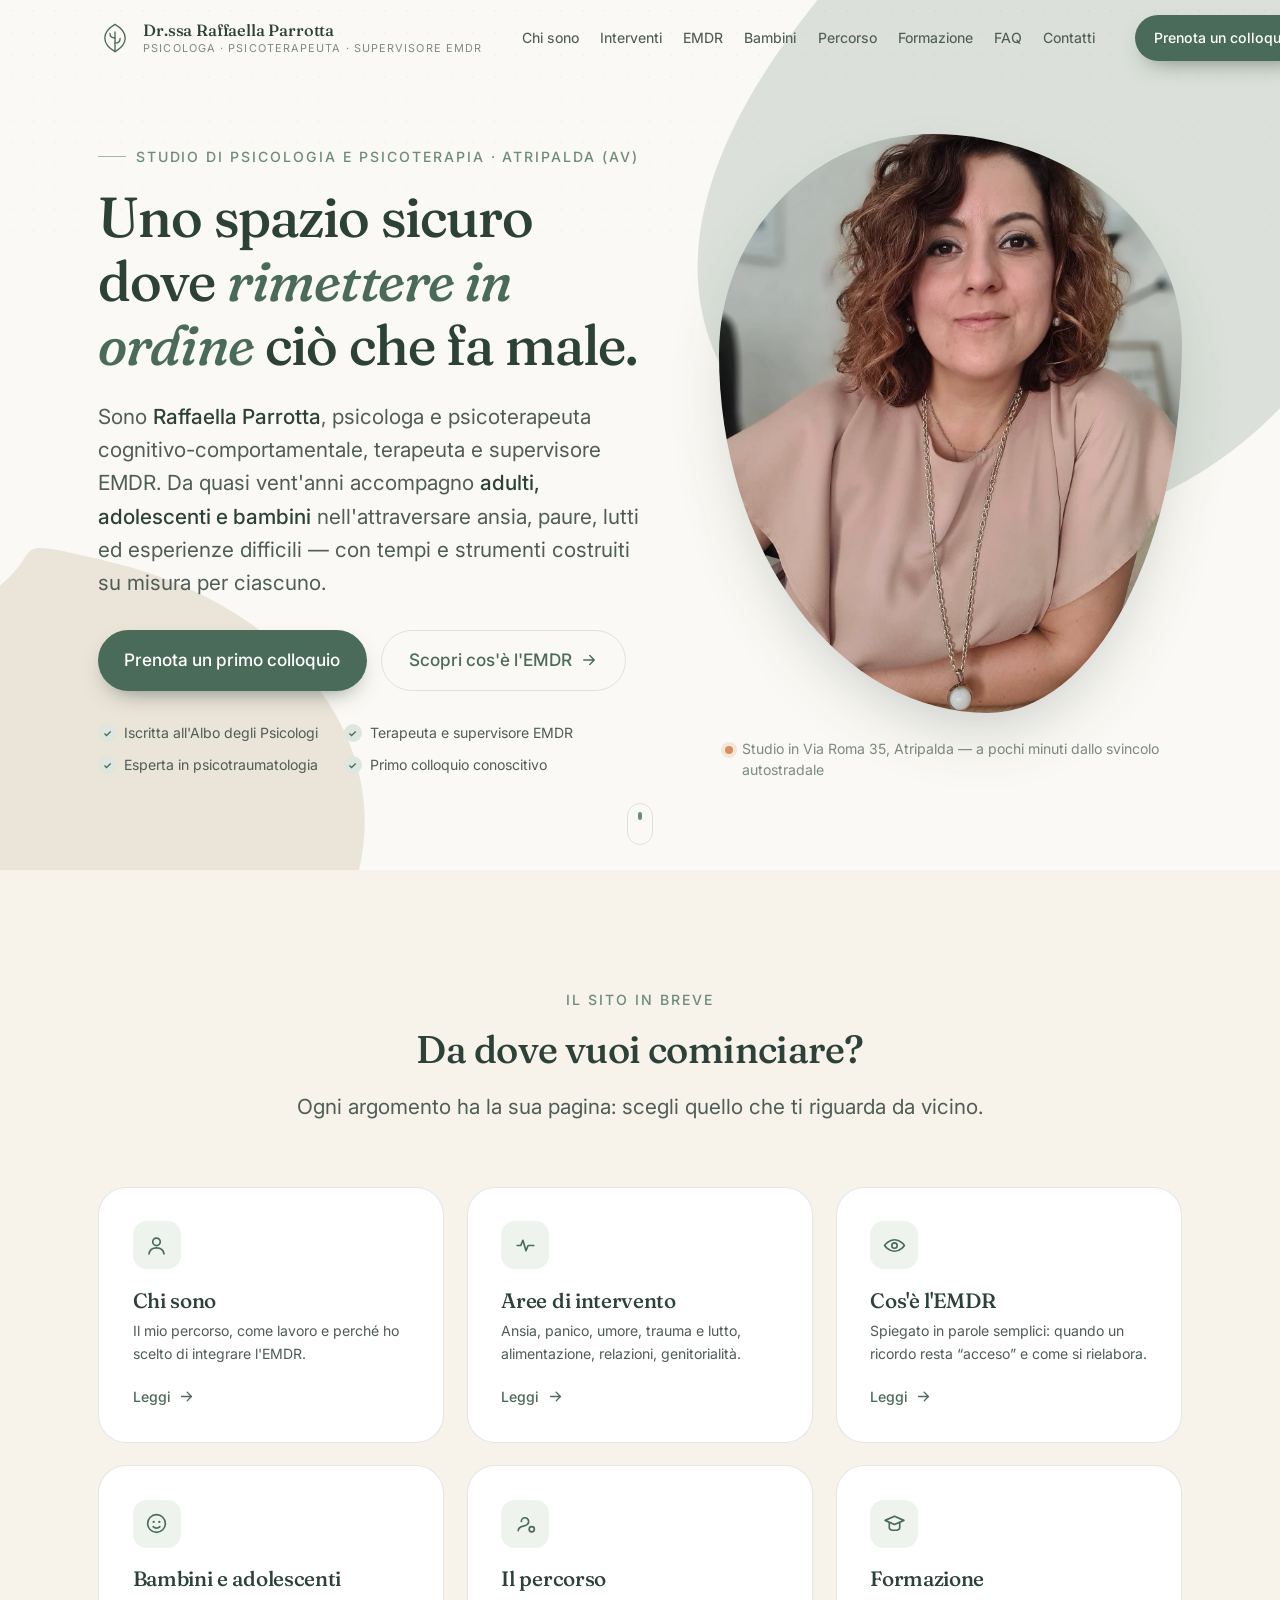
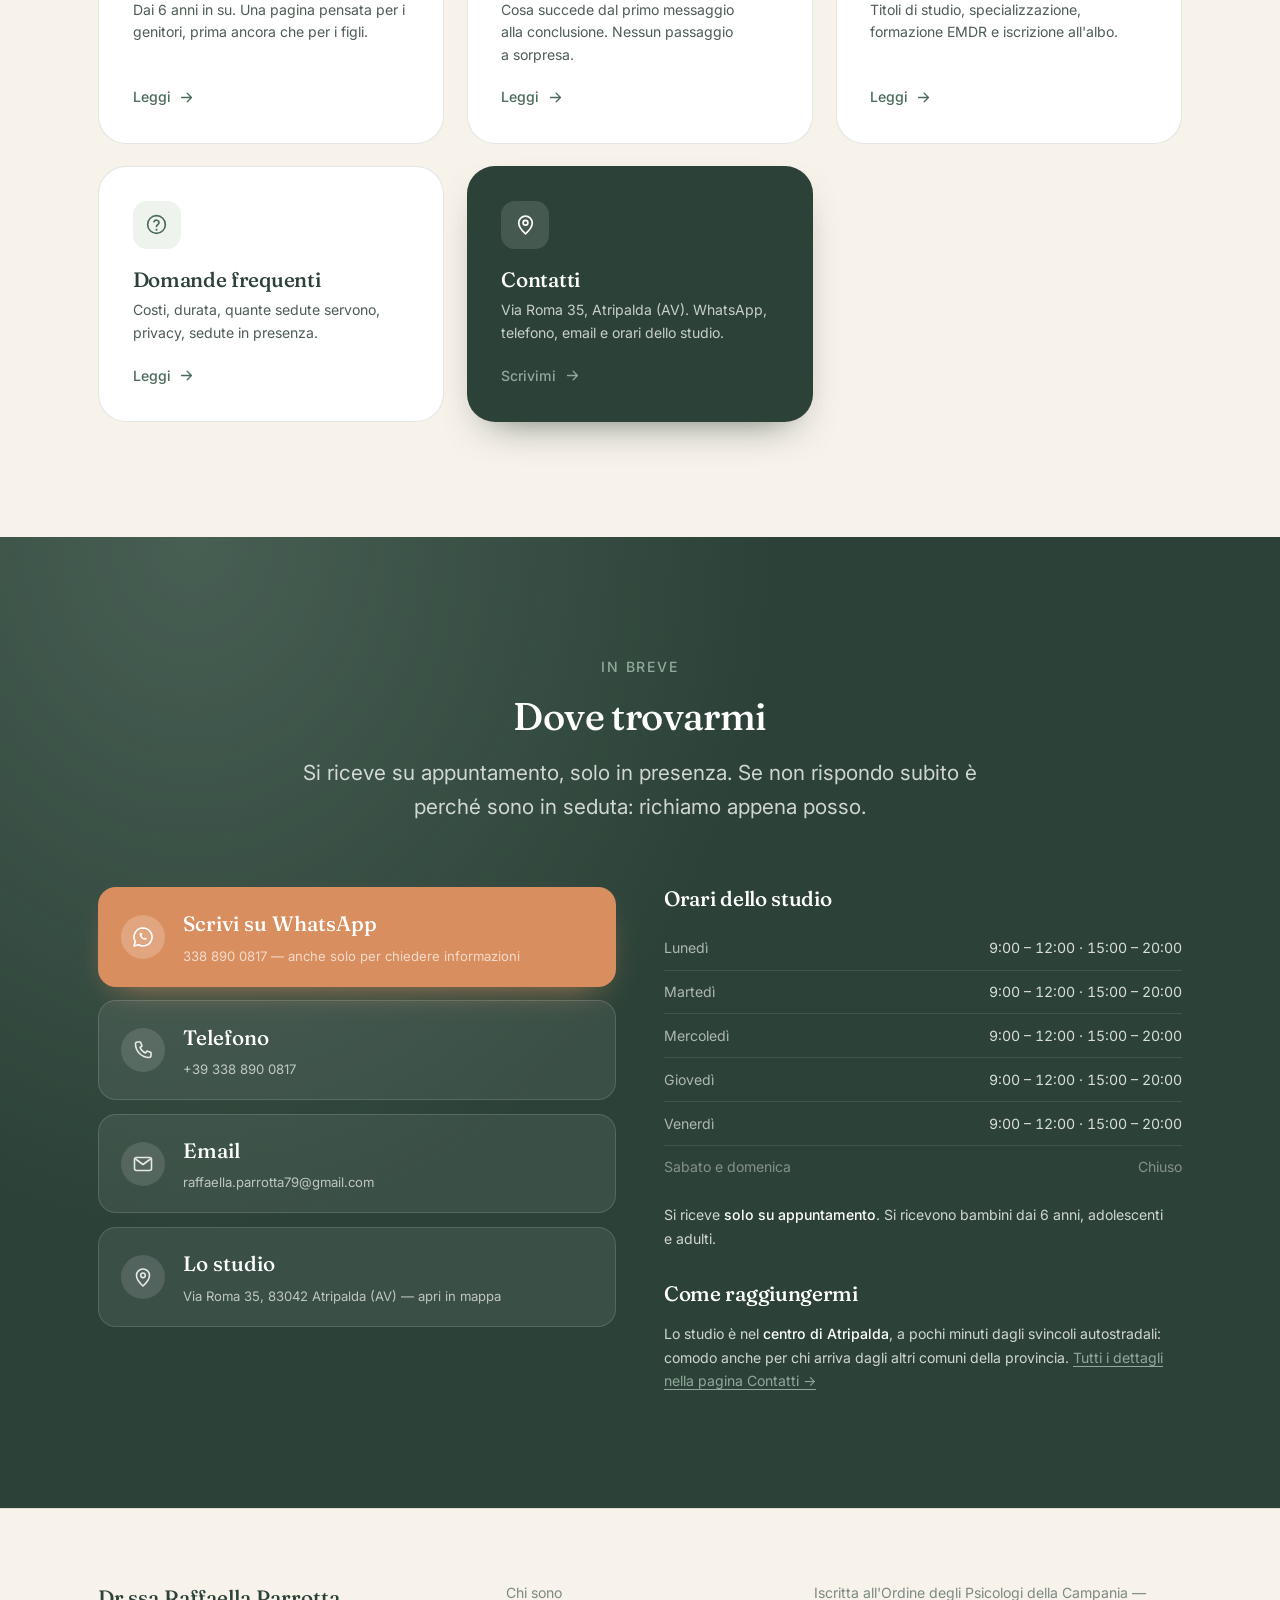
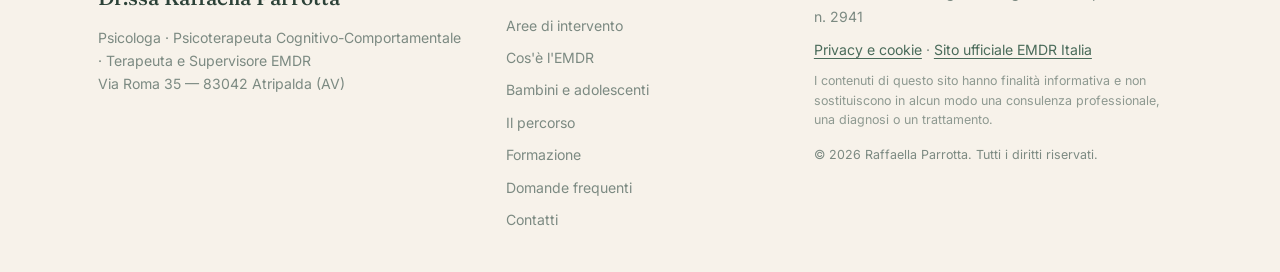
<file: index.html>
<!DOCTYPE html>
<html lang="it">
<head>
<meta charset="utf-8">
<meta name="viewport" content="width=device-width, initial-scale=1">
<title>Dr.ssa Raffaella Parrotta — Psicologa, Psicoterapeuta e Supervisore EMDR ad Atripalda (AV)</title>
<meta name="description" content="Dr.ssa Raffaella Parrotta, psicologa e psicoterapeuta cognitivo-comportamentale, terapeuta e supervisore EMDR ad Atripalda (Avellino). Percorsi per adulti, adolescenti e bambini dai 6 anni.">
<meta name="author" content="Raffaella Parrotta">
<meta name="theme-color" content="#4A6B5A">

<meta property="og:type" content="website">
<meta property="og:locale" content="it_IT">
<meta property="og:title" content="Dr.ssa Raffaella Parrotta — Psicologa, Psicoterapeuta e Supervisore EMDR ad Atripalda (AV)">
<meta property="og:description" content="Dr.ssa Raffaella Parrotta, psicologa e psicoterapeuta cognitivo-comportamentale, terapeuta e supervisore EMDR ad Atripalda (Avellino). Percorsi per adulti, adolescenti e bambini dai 6 anni.">
<meta property="og:image" content="assets/og-image.jpg">

<link rel="icon" href="assets/favicon.svg" type="image/svg+xml">
<link rel="preconnect" href="https://fonts.googleapis.com">
<link rel="preconnect" href="https://fonts.gstatic.com" crossorigin>
<link href="https://fonts.googleapis.com/css2?family=Fraunces:ital,opsz,wght@0,9..144,400;0,9..144,500;0,9..144,600;1,9..144,400&family=Inter:wght@300;400;500;600&display=swap" rel="stylesheet">
<link rel="stylesheet" href="styles.css">
<script>document.documentElement.classList.add('js');</script>
<link rel="canonical" href="https://www.raffaellaparrotta.it/">
</head>
<body id="top">

<a class="skip-link" href="#main">Salta al contenuto principale</a>

<!-- ═══════════════ HEADER ═══════════════ -->
<header class="site-header" id="site-header">
  <div class="wrap header-inner">
    <a class="brand" href="index.html" aria-label="Torna alla home">
      <span class="brand-mark" aria-hidden="true">
        <svg viewBox="0 0 40 40" role="presentation">
          <path d="M20 4c7 4 12 9 12 16 0 7-5 12-12 16C13 32 8 27 8 20 8 13 13 8 20 4Z" fill="none" stroke="currentColor" stroke-width="1.6"/>
          <path d="M20 36V13" fill="none" stroke="currentColor" stroke-width="1.6" stroke-linecap="round"/>
          <path d="M20 20c-3.5 0-6-2.2-6-5.5M20 26c3.5 0 6-2.2 6-5.5" fill="none" stroke="currentColor" stroke-width="1.6" stroke-linecap="round"/>
        </svg>
      </span>
      <span class="brand-text">
        <strong>Dr.ssa Raffaella Parrotta</strong>
        <em>Psicologa · Psicoterapeuta · Supervisore EMDR</em>
      </span>
    </a>

    <nav class="nav" id="nav" aria-label="Navigazione principale">
      <ul>
        <li><a href="chi-sono.html">Chi sono</a></li>
        <li><a href="aree-di-intervento.html">Interventi</a></li>
        <li><a href="emdr.html">EMDR</a></li>
        <li><a href="bambini-e-adolescenti.html">Bambini</a></li>
        <li><a href="percorso.html">Percorso</a></li>
        <li><a href="formazione.html">Formazione</a></li>
        <li><a href="domande-frequenti.html">FAQ</a></li>
        <li><a href="contatti.html">Contatti</a></li>
        <li class="nav-cta"><a class="btn btn-primary" href="contatti.html">Prenota un colloquio</a></li>
      </ul>
    </nav>

    <a class="btn btn-primary btn-sm header-cta" href="contatti.html">Prenota un colloquio</a>

    <button class="nav-toggle" id="nav-toggle" aria-expanded="false" aria-controls="nav" aria-label="Apri il menu">
      <span aria-hidden="true"></span><span aria-hidden="true"></span><span aria-hidden="true"></span>
    </button>
  </div>
  <div class="scroll-progress" id="scroll-progress" aria-hidden="true"></div>
</header>

<main id="main">

<section class="hero">
  <div class="hero-bg" aria-hidden="true">
    <svg class="blob blob-1" viewBox="0 0 600 600"><path d="M300 40c120 0 220 90 240 200s-60 230-170 280-240 20-310-70S30 250 110 150 180 40 300 40Z"/></svg>
    <svg class="blob blob-2" viewBox="0 0 600 600"><path d="M320 20c130 30 250 120 260 250s-110 250-240 290S60 520 30 390 60 130 170 70 190-10 320 20Z"/></svg>
    <span class="grain"></span>
  </div>

  <div class="wrap hero-inner">
    <div class="hero-text">
      <p class="eyebrow reveal">Studio di psicologia e psicoterapia · Atripalda (AV)</p>
      <h1 class="reveal" style="--d:.06s">
        Uno spazio sicuro dove <em>rimettere in ordine</em> ciò che fa male.
      </h1>
      <p class="lead reveal" style="--d:.12s">
        Sono <strong>Raffaella Parrotta</strong>, psicologa e psicoterapeuta cognitivo-comportamentale,
        terapeuta e supervisore EMDR. Da quasi vent'anni accompagno <strong>adulti, adolescenti e bambini</strong>
        nell'attraversare ansia, paure, lutti ed esperienze difficili — con tempi e strumenti
        costruiti su misura per ciascuno.
      </p>
      <div class="hero-actions reveal" style="--d:.18s">
        <a class="btn btn-primary" href="contatti.html">Prenota un primo colloquio</a>
        <a class="btn btn-ghost" href="emdr.html">
          Scopri cos'è l'EMDR
          <svg viewBox="0 0 24 24" aria-hidden="true" width="18" height="18"><path d="M5 12h13M13 6l6 6-6 6" fill="none" stroke="currentColor" stroke-width="1.8" stroke-linecap="round" stroke-linejoin="round"/></svg>
        </a>
      </div>

      <ul class="hero-badges reveal" style="--d:.24s">
        <li><span aria-hidden="true">✓</span> Iscritta all'Albo degli Psicologi</li>
        <li><span aria-hidden="true">✓</span> Terapeuta e supervisore EMDR</li>
        <li><span aria-hidden="true">✓</span> Esperta in psicotraumatologia</li>
        <li><span aria-hidden="true">✓</span> Primo colloquio conoscitivo</li>
      </ul>
    </div>

    <figure class="hero-figure reveal" style="--d:.3s">
      <div class="portrait">
        <!-- SOSTITUIRE con la foto reale: assets/raffaella-parrotta.jpg -->
        <img src="assets/raffaella-parrotta.jpg" alt="Ritratto della Dr.ssa Raffaella Parrotta" width="720" height="880"
             onerror="this.closest('.portrait').classList.add('is-placeholder'); this.remove();">
        <div class="portrait-placeholder" aria-hidden="true">
          <svg viewBox="0 0 24 24"><path d="M12 13a4 4 0 1 0 0-8 4 4 0 0 0 0 8Zm0 2c-4 0-7 2.2-7 5v1h14v-1c0-2.8-3-5-7-5Z" fill="currentColor"/></svg>
          <p>Inserisci qui la fotografia</p>
          <small>assets/raffaella-parrotta.jpg</small>
        </div>
      </div>
      <figcaption>
        <span class="dot" aria-hidden="true"></span>
        Studio in Via Roma 35, Atripalda — a pochi minuti dallo svincolo autostradale
      </figcaption>
    </figure>
  </div>

  <a class="scroll-cue" href="#cosa-trovi" aria-label="Scorri alle sezioni del sito">
    <span aria-hidden="true"></span>
  </a>
</section><!-- ═══════════════ COSA TROVI ═══════════════ -->
<section class="section section-tint" id="cosa-trovi">
  <div class="wrap">
    <header class="section-head center">
      <p class="eyebrow reveal">Il sito in breve</p>
      <h2 class="reveal" style="--d:.06s">Da dove vuoi cominciare?</h2>
      <p class="section-sub reveal" style="--d:.12s">
        Ogni argomento ha la sua pagina: scegli quello che ti riguarda da vicino.
      </p>
    </header>

    <div class="hub">
      <a class="hub-card reveal" href="chi-sono.html">
        <span class="hub-icon" aria-hidden="true"><svg viewBox="0 0 24 24"><circle cx="12" cy="8.5" r="3.6" fill="none" stroke="currentColor" stroke-width="1.6"/><path d="M4.8 20c.6-3.7 3.5-5.8 7.2-5.8s6.6 2.1 7.2 5.8" fill="none" stroke="currentColor" stroke-width="1.6" stroke-linecap="round"/></svg></span>
        <h3>Chi sono</h3>
        <p>Il mio percorso, come lavoro e perché ho scelto di integrare l'EMDR.</p>
        <span class="hub-go">Leggi<svg viewBox="0 0 24 24" aria-hidden="true"><path d="M5 12h13M13 6l6 6-6 6" fill="none" stroke="currentColor" stroke-width="1.8" stroke-linecap="round" stroke-linejoin="round"/></svg></span>
      </a>
      <a class="hub-card reveal" style="--d:.06s" href="aree-di-intervento.html">
        <span class="hub-icon" aria-hidden="true"><svg viewBox="0 0 24 24"><path d="M4 12h3.5l2-5 3 10 2-5H20" fill="none" stroke="currentColor" stroke-width="1.6" stroke-linecap="round" stroke-linejoin="round"/></svg></span>
        <h3>Aree di intervento</h3>
        <p>Ansia, panico, umore, trauma e lutto, alimentazione, relazioni, genitorialità.</p>
        <span class="hub-go">Leggi<svg viewBox="0 0 24 24" aria-hidden="true"><path d="M5 12h13M13 6l6 6-6 6" fill="none" stroke="currentColor" stroke-width="1.8" stroke-linecap="round" stroke-linejoin="round"/></svg></span>
      </a>
      <a class="hub-card reveal" style="--d:.12s" href="emdr.html">
        <span class="hub-icon" aria-hidden="true"><svg viewBox="0 0 24 24"><path d="M2.5 12S6 6.5 12 6.5 21.5 12 21.5 12 18 17.5 12 17.5 2.5 12 2.5 12Z" fill="none" stroke="currentColor" stroke-width="1.6" stroke-linejoin="round"/><circle cx="12" cy="12" r="2.6" fill="none" stroke="currentColor" stroke-width="1.6"/></svg></span>
        <h3>Cos'è l'EMDR</h3>
        <p>Spiegato in parole semplici: quando un ricordo resta “acceso” e come si rielabora.</p>
        <span class="hub-go">Leggi<svg viewBox="0 0 24 24" aria-hidden="true"><path d="M5 12h13M13 6l6 6-6 6" fill="none" stroke="currentColor" stroke-width="1.8" stroke-linecap="round" stroke-linejoin="round"/></svg></span>
      </a>
      <a class="hub-card reveal" style="--d:.18s" href="bambini-e-adolescenti.html">
        <span class="hub-icon" aria-hidden="true"><svg viewBox="0 0 24 24"><circle cx="12" cy="12" r="8.5" fill="none" stroke="currentColor" stroke-width="1.6"/><circle cx="9.3" cy="10.5" r="1.1" fill="currentColor"/><circle cx="14.7" cy="10.5" r="1.1" fill="currentColor"/><path d="M8.8 15c.9.9 2 1.4 3.2 1.4s2.3-.5 3.2-1.4" fill="none" stroke="currentColor" stroke-width="1.6" stroke-linecap="round"/></svg></span>
        <h3>Bambini e adolescenti</h3>
        <p>Dai 6 anni in su. Una pagina pensata per i genitori, prima ancora che per i figli.</p>
        <span class="hub-go">Leggi<svg viewBox="0 0 24 24" aria-hidden="true"><path d="M5 12h13M13 6l6 6-6 6" fill="none" stroke="currentColor" stroke-width="1.8" stroke-linecap="round" stroke-linejoin="round"/></svg></span>
      </a>
      <a class="hub-card reveal" style="--d:.24s" href="percorso.html">
        <span class="hub-icon" aria-hidden="true"><svg viewBox="0 0 24 24"><path d="M5 19c0-3 2.5-4 5-4.5S15 13 15 10a3.5 3.5 0 0 0-7 0" fill="none" stroke="currentColor" stroke-width="1.6" stroke-linecap="round"/><circle cx="18" cy="17.5" r="2.5" fill="none" stroke="currentColor" stroke-width="1.6"/></svg></span>
        <h3>Il percorso</h3>
        <p>Cosa succede dal primo messaggio alla conclusione. Nessun passaggio a sorpresa.</p>
        <span class="hub-go">Leggi<svg viewBox="0 0 24 24" aria-hidden="true"><path d="M5 12h13M13 6l6 6-6 6" fill="none" stroke="currentColor" stroke-width="1.8" stroke-linecap="round" stroke-linejoin="round"/></svg></span>
      </a>
      <a class="hub-card reveal" style="--d:.3s" href="formazione.html">
        <span class="hub-icon" aria-hidden="true"><svg viewBox="0 0 24 24"><path d="M12 5 3 9l9 4 9-4-9-4Z" fill="none" stroke="currentColor" stroke-width="1.6" stroke-linejoin="round"/><path d="M7 11.5V16c0 1.4 2.2 2.5 5 2.5s5-1.1 5-2.5v-4.5" fill="none" stroke="currentColor" stroke-width="1.6" stroke-linecap="round"/></svg></span>
        <h3>Formazione</h3>
        <p>Titoli di studio, specializzazione, formazione EMDR e iscrizione all'albo.</p>
        <span class="hub-go">Leggi<svg viewBox="0 0 24 24" aria-hidden="true"><path d="M5 12h13M13 6l6 6-6 6" fill="none" stroke="currentColor" stroke-width="1.8" stroke-linecap="round" stroke-linejoin="round"/></svg></span>
      </a>
      <a class="hub-card reveal" style="--d:.36s" href="domande-frequenti.html">
        <span class="hub-icon" aria-hidden="true"><svg viewBox="0 0 24 24"><circle cx="12" cy="12" r="8.5" fill="none" stroke="currentColor" stroke-width="1.6"/><path d="M9.6 9.4a2.5 2.5 0 0 1 4.8.9c0 1.7-2.4 2-2.4 3.6" fill="none" stroke="currentColor" stroke-width="1.6" stroke-linecap="round"/><circle cx="12" cy="17" r="1" fill="currentColor"/></svg></span>
        <h3>Domande frequenti</h3>
        <p>Costi, durata, quante sedute servono, privacy, sedute in presenza.</p>
        <span class="hub-go">Leggi<svg viewBox="0 0 24 24" aria-hidden="true"><path d="M5 12h13M13 6l6 6-6 6" fill="none" stroke="currentColor" stroke-width="1.8" stroke-linecap="round" stroke-linejoin="round"/></svg></span>
      </a>
      <a class="hub-card reveal dark" style="--d:.42s" href="contatti.html">
        <span class="hub-icon" aria-hidden="true"><svg viewBox="0 0 24 24"><path d="M12 21s-6.5-6-6.5-10.5a6.5 6.5 0 0 1 13 0C18.5 15 12 21 12 21Z" fill="none" stroke="currentColor" stroke-width="1.6" stroke-linejoin="round"/><circle cx="12" cy="10.3" r="2.3" fill="none" stroke="currentColor" stroke-width="1.6"/></svg></span>
        <h3>Contatti</h3>
        <p>Via Roma 35, Atripalda (AV). WhatsApp, telefono, email e orari dello studio.</p>
        <span class="hub-go">Scrivimi<svg viewBox="0 0 24 24" aria-hidden="true"><path d="M5 12h13M13 6l6 6-6 6" fill="none" stroke="currentColor" stroke-width="1.8" stroke-linecap="round" stroke-linejoin="round"/></svg></span>
      </a>
    </div>
  </div>
</section>

<!-- ═══════════════ IN BREVE ═══════════════ -->
<section class="section section-dark" id="in-breve">
  <div class="wrap">
    <header class="section-head center on-dark">
      <p class="eyebrow reveal">In breve</p>
      <h2 class="reveal" style="--d:.06s">Dove trovarmi</h2>
      <p class="section-sub reveal" style="--d:.12s">
        Si riceve su appuntamento, solo in presenza. Se non rispondo subito è perché sono
        in seduta: richiamo appena posso.
      </p>
    </header>

    <div class="contact-grid">
      <div class="contact-actions reveal">
        <a class="contact-tile primary" href="https://wa.me/393388900817" target="_blank" rel="noopener">
          <span class="ct-icon" aria-hidden="true">
            <svg viewBox="0 0 24 24"><path d="M12 3a9 9 0 0 0-7.7 13.6L3 21l4.5-1.2A9 9 0 1 0 12 3Z" fill="none" stroke="currentColor" stroke-width="1.6" stroke-linejoin="round"/><path d="M8.6 8.8c0 3.3 2.7 6 6 6 .9 0 1.4-.6 1.4-1.2 0-.3-1.7-1.2-2-1.1-.3.1-.5.8-.9.8-.7 0-2.6-1.9-2.6-2.6 0-.4.7-.6.8-.9.1-.3-.8-2-1.1-2-.6 0-1.6.5-1.6 1.4Z" fill="currentColor"/></svg>
          </span>
          <span class="ct-body"><strong>Scrivi su WhatsApp</strong><small>338 890 0817 — anche solo per chiedere informazioni</small></span>
        </a>

        <a class="contact-tile" href="tel:+393388900817">
          <span class="ct-icon" aria-hidden="true">
            <svg viewBox="0 0 24 24"><path d="M6.5 4h3l1.5 4-2 1.5a10 10 0 0 0 5.5 5.5L16 13l4 1.5v3c0 1.1-.9 2-2 2C10.8 19.5 4.5 13.2 4.5 6c0-1.1.9-2 2-2Z" fill="none" stroke="currentColor" stroke-width="1.6" stroke-linejoin="round"/></svg>
          </span>
          <span class="ct-body"><strong>Telefono</strong><small>+39 338 890 0817</small></span>
        </a>

        <a class="contact-tile" href="mailto:raffaella.parrotta79@gmail.com">
          <span class="ct-icon" aria-hidden="true">
            <svg viewBox="0 0 24 24"><rect x="3.5" y="5.5" width="17" height="13" rx="2" fill="none" stroke="currentColor" stroke-width="1.6"/><path d="m4.5 7 7.5 5.5L19.5 7" fill="none" stroke="currentColor" stroke-width="1.6" stroke-linejoin="round"/></svg>
          </span>
          <span class="ct-body"><strong>Email</strong><small>raffaella.parrotta79@gmail.com</small></span>
        </a>

        <a class="contact-tile" href="https://www.google.com/maps/search/?api=1&amp;query=Via+Roma+35+83042+Atripalda+AV" target="_blank" rel="noopener">
          <span class="ct-icon" aria-hidden="true">
            <svg viewBox="0 0 24 24"><path d="M12 21s-6.5-6-6.5-10.5a6.5 6.5 0 0 1 13 0C18.5 15 12 21 12 21Z" fill="none" stroke="currentColor" stroke-width="1.6" stroke-linejoin="round"/><circle cx="12" cy="10.3" r="2.3" fill="none" stroke="currentColor" stroke-width="1.6"/></svg>
          </span>
          <span class="ct-body"><strong>Lo studio</strong><small>Via Roma 35, 83042 Atripalda (AV) — apri in mappa</small></span>
        </a>
      </div>

      <div class="contact-info reveal" style="--d:.1s">
        <div class="info-block">
          <h3>Orari dello studio</h3>
          <table class="hours">
            <tbody>
              <tr><th scope="row">Lunedì</th><td>9:00 – 12:00 · 15:00 – 20:00</td></tr>
              <tr><th scope="row">Martedì</th><td>9:00 – 12:00 · 15:00 – 20:00</td></tr>
              <tr><th scope="row">Mercoledì</th><td>9:00 – 12:00 · 15:00 – 20:00</td></tr>
              <tr><th scope="row">Giovedì</th><td>9:00 – 12:00 · 15:00 – 20:00</td></tr>
              <tr><th scope="row">Venerdì</th><td>9:00 – 12:00 · 15:00 – 20:00</td></tr>
              <tr class="closed"><th scope="row">Sabato e domenica</th><td>Chiuso</td></tr>
            </tbody>
          </table>
          <p class="hours-note">
            Si riceve <strong>solo su appuntamento</strong>. Si ricevono bambini dai 6 anni,
            adolescenti e adulti.
          </p>
        </div>

        <div class="info-block">
          <h3>Come raggiungermi</h3>
          <p>
            Lo studio è nel <strong>centro di Atripalda</strong>, a pochi minuti dagli svincoli
            autostradali: comodo anche per chi arriva dagli altri comuni della provincia.
            <a href="contatti.html">Tutti i dettagli nella pagina Contatti →</a>
          </p>
        </div>
      </div>
    </div>
  </div>
</section>

</main>

<!-- ═══════════════ FOOTER ═══════════════ -->
<footer class="site-footer">
  <div class="wrap footer-inner">
    <div class="footer-brand">
      <strong>Dr.ssa Raffaella Parrotta</strong>
      <p>Psicologa · Psicoterapeuta Cognitivo-Comportamentale · Terapeuta e Supervisore EMDR<br>
        Via Roma 35 — 83042 Atripalda (AV)</p>
    </div>

    <nav class="footer-nav" aria-label="Navigazione secondaria">
      <a href="chi-sono.html">Chi sono</a>
      <a href="aree-di-intervento.html">Aree di intervento</a>
      <a href="emdr.html">Cos'è l'EMDR</a>
      <a href="bambini-e-adolescenti.html">Bambini e adolescenti</a>
      <a href="percorso.html">Il percorso</a>
      <a href="formazione.html">Formazione</a>
      <a href="domande-frequenti.html">Domande frequenti</a>
      <a href="contatti.html">Contatti</a>
    </nav>

    <div class="footer-legal">
      <!-- Quando avrai la P. IVA, aggiungila qui: · P. IVA 01234567890 -->
      <p>Iscritta all'Ordine degli Psicologi della Campania — n. 2941</p>
      <p>
        <a href="privacy.html">Privacy e cookie</a> ·
        <a href="https://emdr.it/" target="_blank" rel="noopener">Sito ufficiale EMDR Italia</a>
      </p>
      <p class="disclaimer">
        I contenuti di questo sito hanno finalità informativa e non sostituiscono in alcun modo
        una consulenza professionale, una diagnosi o un trattamento.
      </p>
      <p class="copy">© <span id="year">2026</span> Raffaella Parrotta. Tutti i diritti riservati.</p>
    </div>
  </div>
</footer>

<a class="to-top" id="to-top" href="#top" aria-label="Torna in alto">
  <svg viewBox="0 0 24 24" aria-hidden="true"><path d="M12 19V6M6 12l6-6 6 6" fill="none" stroke="currentColor" stroke-width="1.8" stroke-linecap="round" stroke-linejoin="round"/></svg>
</a>

<script type="application/ld+json">
{
  "@context": "https://schema.org",
  "@type": "Psychologist",
  "name": "Dr.ssa Raffaella Parrotta — Psicologa, Psicoterapeuta, Terapeuta e Supervisore EMDR",
  "description": "Psicologa e psicoterapeuta cognitivo-comportamentale, terapeuta e supervisore EMDR. Percorsi per adulti, adolescenti e bambini dai 6 anni ad Atripalda (AV).",
  "address": {
    "@type": "PostalAddress",
    "streetAddress": "Via Roma 35",
    "postalCode": "83042",
    "addressLocality": "Atripalda",
    "addressRegion": "AV",
    "addressCountry": "IT"
  },
  "telephone": "+39 338 890 0817",
  "email": "raffaella.parrotta79@gmail.com",
  "availableLanguage": "it",
  "priceRange": "$$",
  "openingHoursSpecification": [{
    "@type": "OpeningHoursSpecification",
    "dayOfWeek": ["Monday","Tuesday","Wednesday","Thursday","Friday"],
    "opens": "09:00", "closes": "12:00"
  }, {
    "@type": "OpeningHoursSpecification",
    "dayOfWeek": ["Monday","Tuesday","Wednesday","Thursday","Friday"],
    "opens": "15:00", "closes": "20:00"
  }],
  "knowsAbout": ["EMDR","Psicoterapia cognitivo-comportamentale","Disturbi d'ansia","Attacchi di panico","Trauma psicologico","Disturbi dell'umore","Disturbi del comportamento alimentare","Età evolutiva"]
}
</script>

<script src="script.js" defer></script>
</body>
</html>
</file>
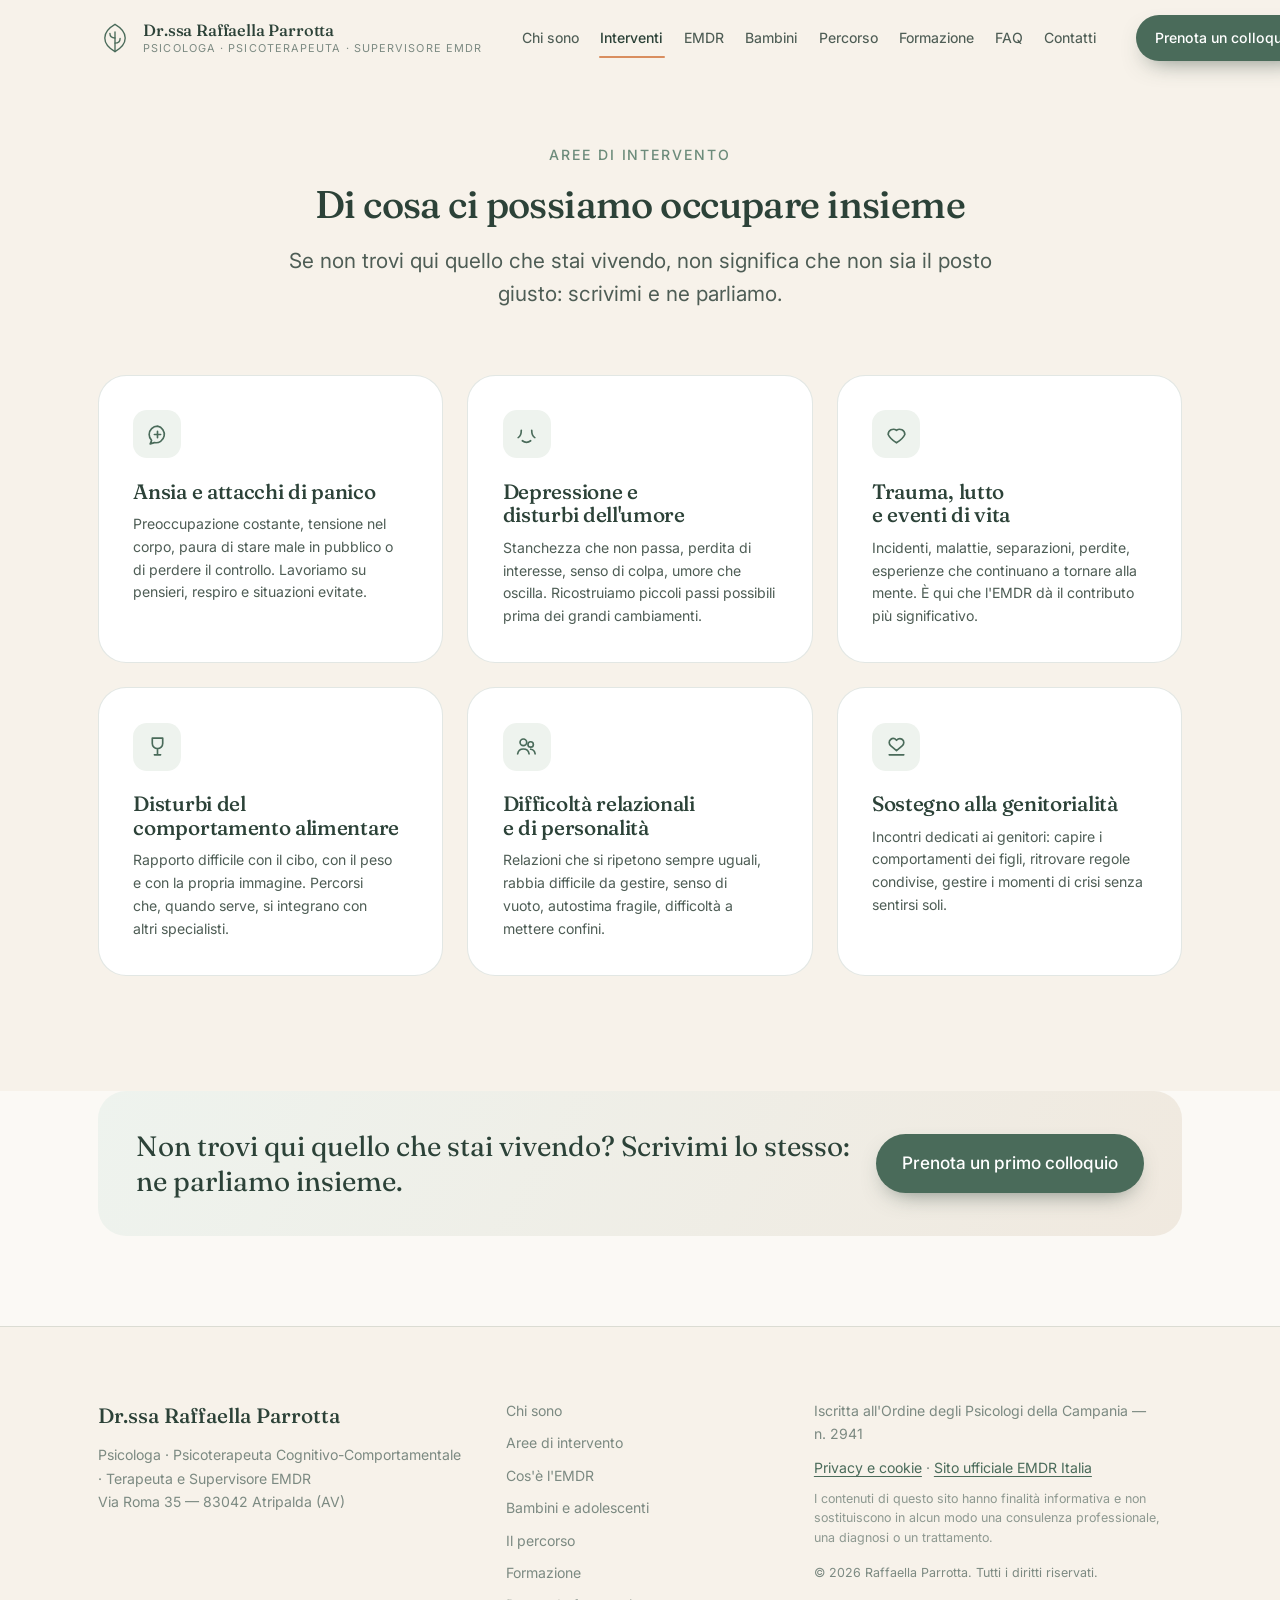
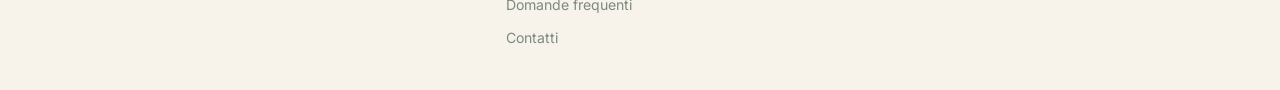
<file: aree-di-intervento.html>
<!DOCTYPE html>
<html lang="it">
<head>
<meta charset="utf-8">
<meta name="viewport" content="width=device-width, initial-scale=1">
<title>Aree di intervento — ansia, trauma, umore, età evolutiva</title>
<meta name="description" content="Ansia e attacchi di panico, depressione, trauma e lutto, disturbi alimentari, difficoltà relazionali, sostegno alla genitorialità ad Atripalda (AV).">
<meta name="author" content="Raffaella Parrotta">
<meta name="theme-color" content="#4A6B5A">

<meta property="og:type" content="website">
<meta property="og:locale" content="it_IT">
<meta property="og:title" content="Aree di intervento — ansia, trauma, umore, età evolutiva">
<meta property="og:description" content="Ansia e attacchi di panico, depressione, trauma e lutto, disturbi alimentari, difficoltà relazionali, sostegno alla genitorialità ad Atripalda (AV).">
<meta property="og:image" content="assets/og-image.jpg">

<link rel="icon" href="assets/favicon.svg" type="image/svg+xml">
<link rel="preconnect" href="https://fonts.googleapis.com">
<link rel="preconnect" href="https://fonts.gstatic.com" crossorigin>
<link href="https://fonts.googleapis.com/css2?family=Fraunces:ital,opsz,wght@0,9..144,400;0,9..144,500;0,9..144,600;1,9..144,400&family=Inter:wght@300;400;500;600&display=swap" rel="stylesheet">
<link rel="stylesheet" href="styles.css">
<script>document.documentElement.classList.add('js');</script>
</head>
<body id="top">

<a class="skip-link" href="#main">Salta al contenuto principale</a>

<!-- ═══════════════ HEADER ═══════════════ -->
<header class="site-header" id="site-header">
  <div class="wrap header-inner">
    <a class="brand" href="index.html" aria-label="Torna alla home">
      <span class="brand-mark" aria-hidden="true">
        <svg viewBox="0 0 40 40" role="presentation">
          <path d="M20 4c7 4 12 9 12 16 0 7-5 12-12 16C13 32 8 27 8 20 8 13 13 8 20 4Z" fill="none" stroke="currentColor" stroke-width="1.6"/>
          <path d="M20 36V13" fill="none" stroke="currentColor" stroke-width="1.6" stroke-linecap="round"/>
          <path d="M20 20c-3.5 0-6-2.2-6-5.5M20 26c3.5 0 6-2.2 6-5.5" fill="none" stroke="currentColor" stroke-width="1.6" stroke-linecap="round"/>
        </svg>
      </span>
      <span class="brand-text">
        <strong>Dr.ssa Raffaella Parrotta</strong>
        <em>Psicologa · Psicoterapeuta · Supervisore EMDR</em>
      </span>
    </a>

    <nav class="nav" id="nav" aria-label="Navigazione principale">
      <ul>
        <li><a href="chi-sono.html">Chi sono</a></li>
        <li><a href="aree-di-intervento.html" aria-current="page">Interventi</a></li>
        <li><a href="emdr.html">EMDR</a></li>
        <li><a href="bambini-e-adolescenti.html">Bambini</a></li>
        <li><a href="percorso.html">Percorso</a></li>
        <li><a href="formazione.html">Formazione</a></li>
        <li><a href="domande-frequenti.html">FAQ</a></li>
        <li><a href="contatti.html">Contatti</a></li>
        <li class="nav-cta"><a class="btn btn-primary" href="contatti.html">Prenota un colloquio</a></li>
      </ul>
    </nav>

    <a class="btn btn-primary btn-sm header-cta" href="contatti.html">Prenota un colloquio</a>

    <button class="nav-toggle" id="nav-toggle" aria-expanded="false" aria-controls="nav" aria-label="Apri il menu">
      <span aria-hidden="true"></span><span aria-hidden="true"></span><span aria-hidden="true"></span>
    </button>
  </div>
  <div class="scroll-progress" id="scroll-progress" aria-hidden="true"></div>
</header>

<main id="main">

<section class="section page-first section-tint" id="aree">
  <div class="wrap">
    <header class="section-head center">
      <p class="eyebrow reveal">Aree di intervento</p>
      <h2 class="reveal" style="--d:.06s">Di cosa ci possiamo occupare insieme</h2>
      <p class="section-sub reveal" style="--d:.12s">
        Se non trovi qui quello che stai vivendo, non significa che non sia il posto giusto:
        scrivimi e ne parliamo.
      </p>
    </header>

    <div class="cards">
      <article class="card reveal">
        <span class="card-icon" aria-hidden="true">
          <svg viewBox="0 0 24 24"><path d="M12 4a8 8 0 0 0-8 8c0 2.2.9 4.2 2.3 5.7L5 21l4-1.2A8 8 0 1 0 12 4Z" fill="none" stroke="currentColor" stroke-width="1.6" stroke-linejoin="round"/><path d="M9 12h6M12 9v6" fill="none" stroke="currentColor" stroke-width="1.6" stroke-linecap="round"/></svg>
        </span>
        <h3>Ansia e attacchi di panico</h3>
        <p>Preoccupazione costante, tensione nel corpo, paura di stare male in pubblico o di perdere il controllo. Lavoriamo su pensieri, respiro e situazioni evitate.</p>
      </article>

      <article class="card reveal" style="--d:.06s">
        <span class="card-icon" aria-hidden="true">
          <svg viewBox="0 0 24 24"><path d="M4 15c2-1 3-4 3-7M20 15c-2-1-3-4-3-7" fill="none" stroke="currentColor" stroke-width="1.6" stroke-linecap="round"/><path d="M8 18c1.2 1 2.5 1.5 4 1.5s2.8-.5 4-1.5" fill="none" stroke="currentColor" stroke-width="1.6" stroke-linecap="round"/></svg>
        </span>
        <h3>Depressione e disturbi dell'umore</h3>
        <p>Stanchezza che non passa, perdita di interesse, senso di colpa, umore che oscilla. Ricostruiamo piccoli passi possibili prima dei grandi cambiamenti.</p>
      </article>

      <article class="card reveal" style="--d:.12s">
        <span class="card-icon" aria-hidden="true">
          <svg viewBox="0 0 24 24"><path d="M12 20s-6-3.6-8-8a5 5 0 0 1 8-4 5 5 0 0 1 8 4c-2 4.4-8 8-8 8Z" fill="none" stroke="currentColor" stroke-width="1.6" stroke-linejoin="round"/></svg>
        </span>
        <h3>Trauma, lutto e eventi di vita</h3>
        <p>Incidenti, malattie, separazioni, perdite, esperienze che continuano a tornare alla mente. È qui che l'EMDR dà il contributo più significativo.</p>
      </article>

      <article class="card reveal" style="--d:.18s">
        <span class="card-icon" aria-hidden="true">
          <svg viewBox="0 0 24 24"><path d="M7 4h10v5a5 5 0 0 1-10 0V4ZM12 14v6M9 20h6" fill="none" stroke="currentColor" stroke-width="1.6" stroke-linecap="round" stroke-linejoin="round"/></svg>
        </span>
        <h3>Disturbi del comportamento alimentare</h3>
        <p>Rapporto difficile con il cibo, con il peso e con la propria immagine. Percorsi che, quando serve, si integrano con altri specialisti.</p>
      </article>

      <article class="card reveal" style="--d:.24s">
        <span class="card-icon" aria-hidden="true">
          <svg viewBox="0 0 24 24"><circle cx="9" cy="8" r="3.2" fill="none" stroke="currentColor" stroke-width="1.6"/><circle cx="16" cy="10" r="2.6" fill="none" stroke="currentColor" stroke-width="1.6"/><path d="M3.5 19c.6-3 2.8-4.6 5.5-4.6s4.9 1.6 5.5 4.6M16 14.6c2.2.2 3.8 1.7 4.3 4.4" fill="none" stroke="currentColor" stroke-width="1.6" stroke-linecap="round"/></svg>
        </span>
        <h3>Difficoltà relazionali e di personalità</h3>
        <p>Relazioni che si ripetono sempre uguali, rabbia difficile da gestire, senso di vuoto, autostima fragile, difficoltà a mettere confini.</p>
      </article>

      <article class="card reveal" style="--d:.3s">
        <span class="card-icon" aria-hidden="true">
          <svg viewBox="0 0 24 24"><path d="M12 6c-1.6-1.7-4-2-5.6-.7C4.4 6.9 4.6 9.7 6.6 11.4L12 16l5.4-4.6c2-1.7 2.2-4.5.2-6.1C15.9 4 13.6 4.3 12 6Z" fill="none" stroke="currentColor" stroke-width="1.6" stroke-linejoin="round"/><path d="M5 20h14" fill="none" stroke="currentColor" stroke-width="1.6" stroke-linecap="round"/></svg>
        </span>
        <h3>Sostegno alla genitorialità</h3>
        <p>Incontri dedicati ai genitori: capire i comportamenti dei figli, ritrovare regole condivise, gestire i momenti di crisi senza sentirsi soli.</p>
      </article>
    </div>
  </div>
</section>
<section class="page-cta">
  <div class="wrap">
    <div class="page-cta-inner reveal">
      <p>Non trovi qui quello che stai vivendo? Scrivimi lo stesso: ne parliamo insieme.</p>
      <a class="btn btn-primary" href="contatti.html">Prenota un primo colloquio</a>
    </div>
  </div>
</section>

</main>

<!-- ═══════════════ FOOTER ═══════════════ -->
<footer class="site-footer">
  <div class="wrap footer-inner">
    <div class="footer-brand">
      <strong>Dr.ssa Raffaella Parrotta</strong>
      <p>Psicologa · Psicoterapeuta Cognitivo-Comportamentale · Terapeuta e Supervisore EMDR<br>
        Via Roma 35 — 83042 Atripalda (AV)</p>
    </div>

    <nav class="footer-nav" aria-label="Navigazione secondaria">
      <a href="chi-sono.html">Chi sono</a>
      <a href="aree-di-intervento.html">Aree di intervento</a>
      <a href="emdr.html">Cos'è l'EMDR</a>
      <a href="bambini-e-adolescenti.html">Bambini e adolescenti</a>
      <a href="percorso.html">Il percorso</a>
      <a href="formazione.html">Formazione</a>
      <a href="domande-frequenti.html">Domande frequenti</a>
      <a href="contatti.html">Contatti</a>
    </nav>

    <div class="footer-legal">
      <!-- Quando avrai la P. IVA, aggiungila qui: · P. IVA 01234567890 -->
      <p>Iscritta all'Ordine degli Psicologi della Campania — n. 2941</p>
      <p>
        <a href="privacy.html">Privacy e cookie</a> ·
        <a href="https://emdr.it/" target="_blank" rel="noopener">Sito ufficiale EMDR Italia</a>
      </p>
      <p class="disclaimer">
        I contenuti di questo sito hanno finalità informativa e non sostituiscono in alcun modo
        una consulenza professionale, una diagnosi o un trattamento.
      </p>
      <p class="copy">© <span id="year">2026</span> Raffaella Parrotta. Tutti i diritti riservati.</p>
    </div>
  </div>
</footer>

<a class="to-top" id="to-top" href="#top" aria-label="Torna in alto">
  <svg viewBox="0 0 24 24" aria-hidden="true"><path d="M12 19V6M6 12l6-6 6 6" fill="none" stroke="currentColor" stroke-width="1.8" stroke-linecap="round" stroke-linejoin="round"/></svg>
</a>


<script src="script.js" defer></script>
</body>
</html>
</file>
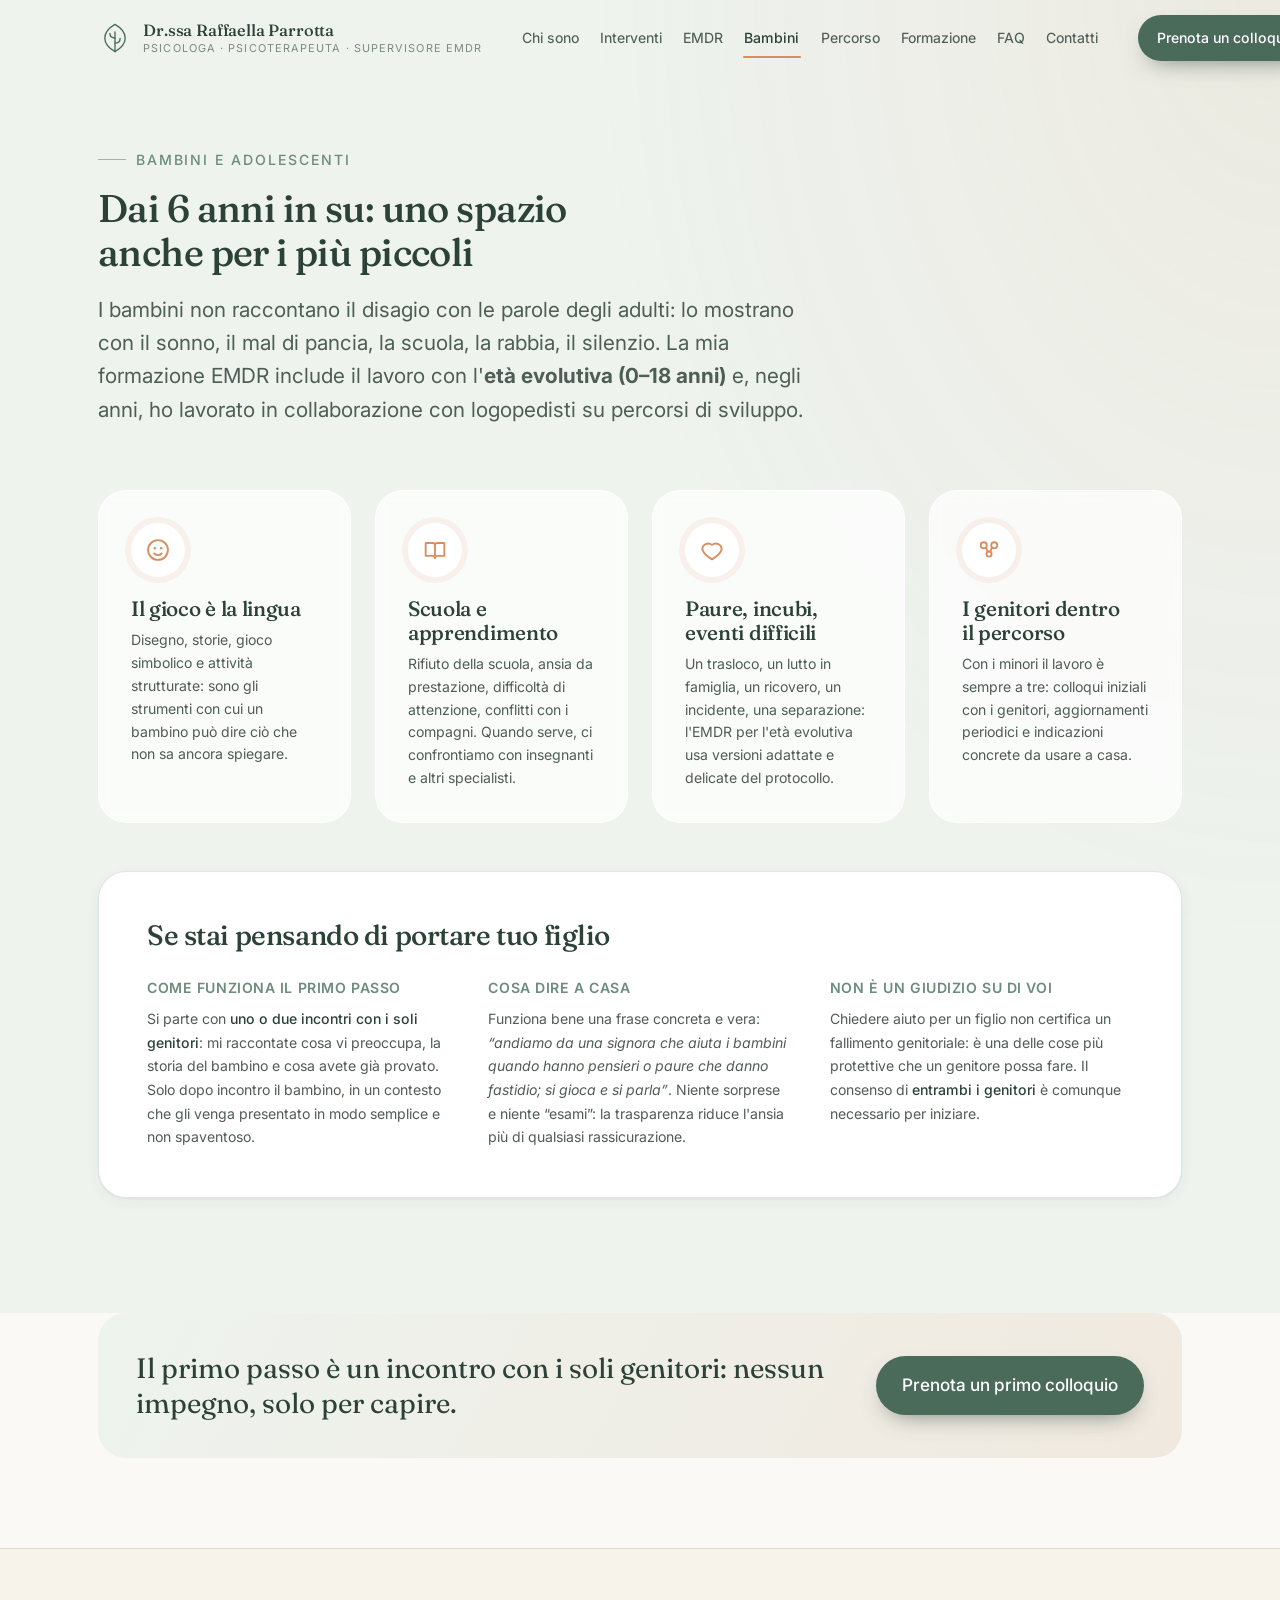
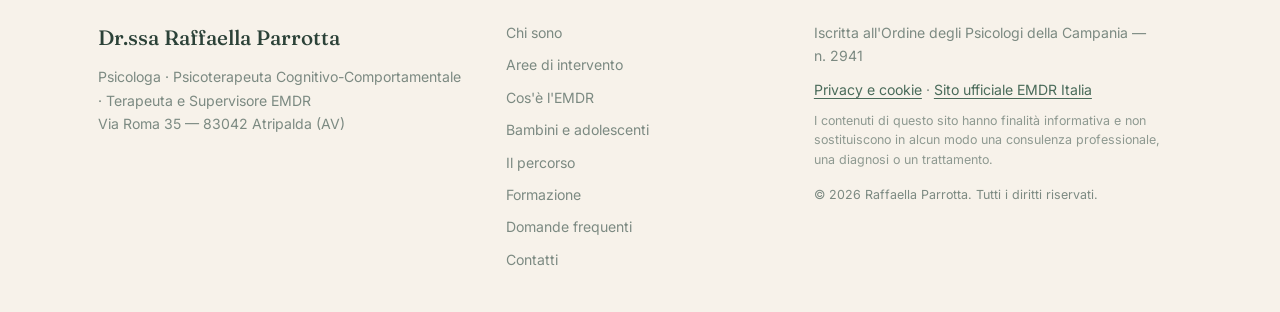
<file: bambini-e-adolescenti.html>
<!DOCTYPE html>
<html lang="it">
<head>
<meta charset="utf-8">
<meta name="viewport" content="width=device-width, initial-scale=1">
<title>Bambini e adolescenti — psicologa per l&#x27;età evolutiva ad Atripalda</title>
<meta name="description" content="Percorsi psicologici per bambini dai 6 anni e adolescenti: il gioco come strumento, scuola, paure ed eventi difficili, il ruolo dei genitori.">
<meta name="author" content="Raffaella Parrotta">
<meta name="theme-color" content="#4A6B5A">

<meta property="og:type" content="website">
<meta property="og:locale" content="it_IT">
<meta property="og:title" content="Bambini e adolescenti — psicologa per l&#x27;età evolutiva ad Atripalda">
<meta property="og:description" content="Percorsi psicologici per bambini dai 6 anni e adolescenti: il gioco come strumento, scuola, paure ed eventi difficili, il ruolo dei genitori.">
<meta property="og:image" content="assets/og-image.jpg">

<link rel="icon" href="assets/favicon.svg" type="image/svg+xml">
<link rel="preconnect" href="https://fonts.googleapis.com">
<link rel="preconnect" href="https://fonts.gstatic.com" crossorigin>
<link href="https://fonts.googleapis.com/css2?family=Fraunces:ital,opsz,wght@0,9..144,400;0,9..144,500;0,9..144,600;1,9..144,400&family=Inter:wght@300;400;500;600&display=swap" rel="stylesheet">
<link rel="stylesheet" href="styles.css">
<script>document.documentElement.classList.add('js');</script>
</head>
<body id="top">

<a class="skip-link" href="#main">Salta al contenuto principale</a>

<!-- ═══════════════ HEADER ═══════════════ -->
<header class="site-header" id="site-header">
  <div class="wrap header-inner">
    <a class="brand" href="index.html" aria-label="Torna alla home">
      <span class="brand-mark" aria-hidden="true">
        <svg viewBox="0 0 40 40" role="presentation">
          <path d="M20 4c7 4 12 9 12 16 0 7-5 12-12 16C13 32 8 27 8 20 8 13 13 8 20 4Z" fill="none" stroke="currentColor" stroke-width="1.6"/>
          <path d="M20 36V13" fill="none" stroke="currentColor" stroke-width="1.6" stroke-linecap="round"/>
          <path d="M20 20c-3.5 0-6-2.2-6-5.5M20 26c3.5 0 6-2.2 6-5.5" fill="none" stroke="currentColor" stroke-width="1.6" stroke-linecap="round"/>
        </svg>
      </span>
      <span class="brand-text">
        <strong>Dr.ssa Raffaella Parrotta</strong>
        <em>Psicologa · Psicoterapeuta · Supervisore EMDR</em>
      </span>
    </a>

    <nav class="nav" id="nav" aria-label="Navigazione principale">
      <ul>
        <li><a href="chi-sono.html">Chi sono</a></li>
        <li><a href="aree-di-intervento.html">Interventi</a></li>
        <li><a href="emdr.html">EMDR</a></li>
        <li><a href="bambini-e-adolescenti.html" aria-current="page">Bambini</a></li>
        <li><a href="percorso.html">Percorso</a></li>
        <li><a href="formazione.html">Formazione</a></li>
        <li><a href="domande-frequenti.html">FAQ</a></li>
        <li><a href="contatti.html">Contatti</a></li>
        <li class="nav-cta"><a class="btn btn-primary" href="contatti.html">Prenota un colloquio</a></li>
      </ul>
    </nav>

    <a class="btn btn-primary btn-sm header-cta" href="contatti.html">Prenota un colloquio</a>

    <button class="nav-toggle" id="nav-toggle" aria-expanded="false" aria-controls="nav" aria-label="Apri il menu">
      <span aria-hidden="true"></span><span aria-hidden="true"></span><span aria-hidden="true"></span>
    </button>
  </div>
  <div class="scroll-progress" id="scroll-progress" aria-hidden="true"></div>
</header>

<main id="main">

<section class="section page-first section-warm" id="bambini">
  <div class="wrap">
    <header class="section-head">
      <p class="eyebrow reveal">Bambini e adolescenti</p>
      <h2 class="reveal" style="--d:.06s">Dai 6 anni in su: uno spazio anche per i più piccoli</h2>
      <p class="section-sub reveal" style="--d:.12s">
        I bambini non raccontano il disagio con le parole degli adulti: lo mostrano con il sonno,
        il mal di pancia, la scuola, la rabbia, il silenzio. La mia formazione EMDR include
        il lavoro con l'<strong>età evolutiva (0–18 anni)</strong> e, negli anni, ho lavorato
        in collaborazione con logopedisti su percorsi di sviluppo.
      </p>
    </header>

    <div class="kids-grid">
      <article class="kid-card reveal">
        <span class="kid-icon" aria-hidden="true">
          <svg viewBox="0 0 24 24"><circle cx="12" cy="12" r="8.5" fill="none" stroke="currentColor" stroke-width="1.6"/><circle cx="9.3" cy="10.5" r="1.1" fill="currentColor"/><circle cx="14.7" cy="10.5" r="1.1" fill="currentColor"/><path d="M8.8 15c.9.9 2 1.4 3.2 1.4s2.3-.5 3.2-1.4" fill="none" stroke="currentColor" stroke-width="1.6" stroke-linecap="round"/></svg>
        </span>
        <h3>Il gioco è la lingua</h3>
        <p>Disegno, storie, gioco simbolico e attività strutturate: sono gli strumenti con cui un bambino può dire ciò che non sa ancora spiegare.</p>
      </article>
      <article class="kid-card reveal" style="--d:.07s">
        <span class="kid-icon" aria-hidden="true">
          <svg viewBox="0 0 24 24"><path d="M4 6h6a2 2 0 0 1 2 2v11a2 2 0 0 0-2-2H4V6ZM20 6h-6a2 2 0 0 0-2 2v11a2 2 0 0 1 2-2h6V6Z" fill="none" stroke="currentColor" stroke-width="1.6" stroke-linejoin="round"/></svg>
        </span>
        <h3>Scuola e apprendimento</h3>
        <p>Rifiuto della scuola, ansia da prestazione, difficoltà di attenzione, conflitti con i compagni. Quando serve, ci confrontiamo con insegnanti e altri specialisti.</p>
      </article>
      <article class="kid-card reveal" style="--d:.14s">
        <span class="kid-icon" aria-hidden="true">
          <svg viewBox="0 0 24 24"><path d="M12 20s-6.5-3.8-8.3-8.3A5.1 5.1 0 0 1 12 7.6a5.1 5.1 0 0 1 8.3 4.1C18.5 16.2 12 20 12 20Z" fill="none" stroke="currentColor" stroke-width="1.6" stroke-linejoin="round"/></svg>
        </span>
        <h3>Paure, incubi, eventi difficili</h3>
        <p>Un trasloco, un lutto in famiglia, un ricovero, un incidente, una separazione: l'EMDR per l'età evolutiva usa versioni adattate e delicate del protocollo.</p>
      </article>
      <article class="kid-card reveal" style="--d:.21s">
        <span class="kid-icon" aria-hidden="true">
          <svg viewBox="0 0 24 24"><circle cx="7.5" cy="8" r="2.6" fill="none" stroke="currentColor" stroke-width="1.6"/><circle cx="16.5" cy="8" r="2.6" fill="none" stroke="currentColor" stroke-width="1.6"/><circle cx="12" cy="15.5" r="2.2" fill="none" stroke="currentColor" stroke-width="1.6"/><path d="M9.4 9.6 11 13.8M14.6 9.6 13 13.8" fill="none" stroke="currentColor" stroke-width="1.6"/></svg>
        </span>
        <h3>I genitori dentro il percorso</h3>
        <p>Con i minori il lavoro è sempre a tre: colloqui iniziali con i genitori, aggiornamenti periodici e indicazioni concrete da usare a casa.</p>
      </article>
    </div>

    <div class="parents-box reveal">
      <h3>Se stai pensando di portare tuo figlio</h3>
      <div class="parents-cols">
        <div>
          <h4>Come funziona il primo passo</h4>
          <p>
            Si parte con <strong>uno o due incontri con i soli genitori</strong>: mi raccontate cosa
            vi preoccupa, la storia del bambino e cosa avete già provato. Solo dopo incontro il
            bambino, in un contesto che gli venga presentato in modo semplice e non spaventoso.
          </p>
        </div>
        <div>
          <h4>Cosa dire a casa</h4>
          <p>
            Funziona bene una frase concreta e vera: <em>“andiamo da una signora che aiuta i
            bambini quando hanno pensieri o paure che danno fastidio; si gioca e si parla”</em>.
            Niente sorprese e niente “esami”: la trasparenza riduce l'ansia più di qualsiasi
            rassicurazione.
          </p>
        </div>
        <div>
          <h4>Non è un giudizio su di voi</h4>
          <p>
            Chiedere aiuto per un figlio non certifica un fallimento genitoriale: è una delle
            cose più protettive che un genitore possa fare. Il consenso di
            <strong>entrambi i genitori</strong> è comunque necessario per iniziare.
          </p>
        </div>
      </div>
    </div>
  </div>
</section>
<section class="page-cta">
  <div class="wrap">
    <div class="page-cta-inner reveal">
      <p>Il primo passo è un incontro con i soli genitori: nessun impegno, solo per capire.</p>
      <a class="btn btn-primary" href="contatti.html">Prenota un primo colloquio</a>
    </div>
  </div>
</section>

</main>

<!-- ═══════════════ FOOTER ═══════════════ -->
<footer class="site-footer">
  <div class="wrap footer-inner">
    <div class="footer-brand">
      <strong>Dr.ssa Raffaella Parrotta</strong>
      <p>Psicologa · Psicoterapeuta Cognitivo-Comportamentale · Terapeuta e Supervisore EMDR<br>
        Via Roma 35 — 83042 Atripalda (AV)</p>
    </div>

    <nav class="footer-nav" aria-label="Navigazione secondaria">
      <a href="chi-sono.html">Chi sono</a>
      <a href="aree-di-intervento.html">Aree di intervento</a>
      <a href="emdr.html">Cos'è l'EMDR</a>
      <a href="bambini-e-adolescenti.html">Bambini e adolescenti</a>
      <a href="percorso.html">Il percorso</a>
      <a href="formazione.html">Formazione</a>
      <a href="domande-frequenti.html">Domande frequenti</a>
      <a href="contatti.html">Contatti</a>
    </nav>

    <div class="footer-legal">
      <!-- Quando avrai la P. IVA, aggiungila qui: · P. IVA 01234567890 -->
      <p>Iscritta all'Ordine degli Psicologi della Campania — n. 2941</p>
      <p>
        <a href="privacy.html">Privacy e cookie</a> ·
        <a href="https://emdr.it/" target="_blank" rel="noopener">Sito ufficiale EMDR Italia</a>
      </p>
      <p class="disclaimer">
        I contenuti di questo sito hanno finalità informativa e non sostituiscono in alcun modo
        una consulenza professionale, una diagnosi o un trattamento.
      </p>
      <p class="copy">© <span id="year">2026</span> Raffaella Parrotta. Tutti i diritti riservati.</p>
    </div>
  </div>
</footer>

<a class="to-top" id="to-top" href="#top" aria-label="Torna in alto">
  <svg viewBox="0 0 24 24" aria-hidden="true"><path d="M12 19V6M6 12l6-6 6 6" fill="none" stroke="currentColor" stroke-width="1.8" stroke-linecap="round" stroke-linejoin="round"/></svg>
</a>


<script src="script.js" defer></script>
</body>
</html>
</file>
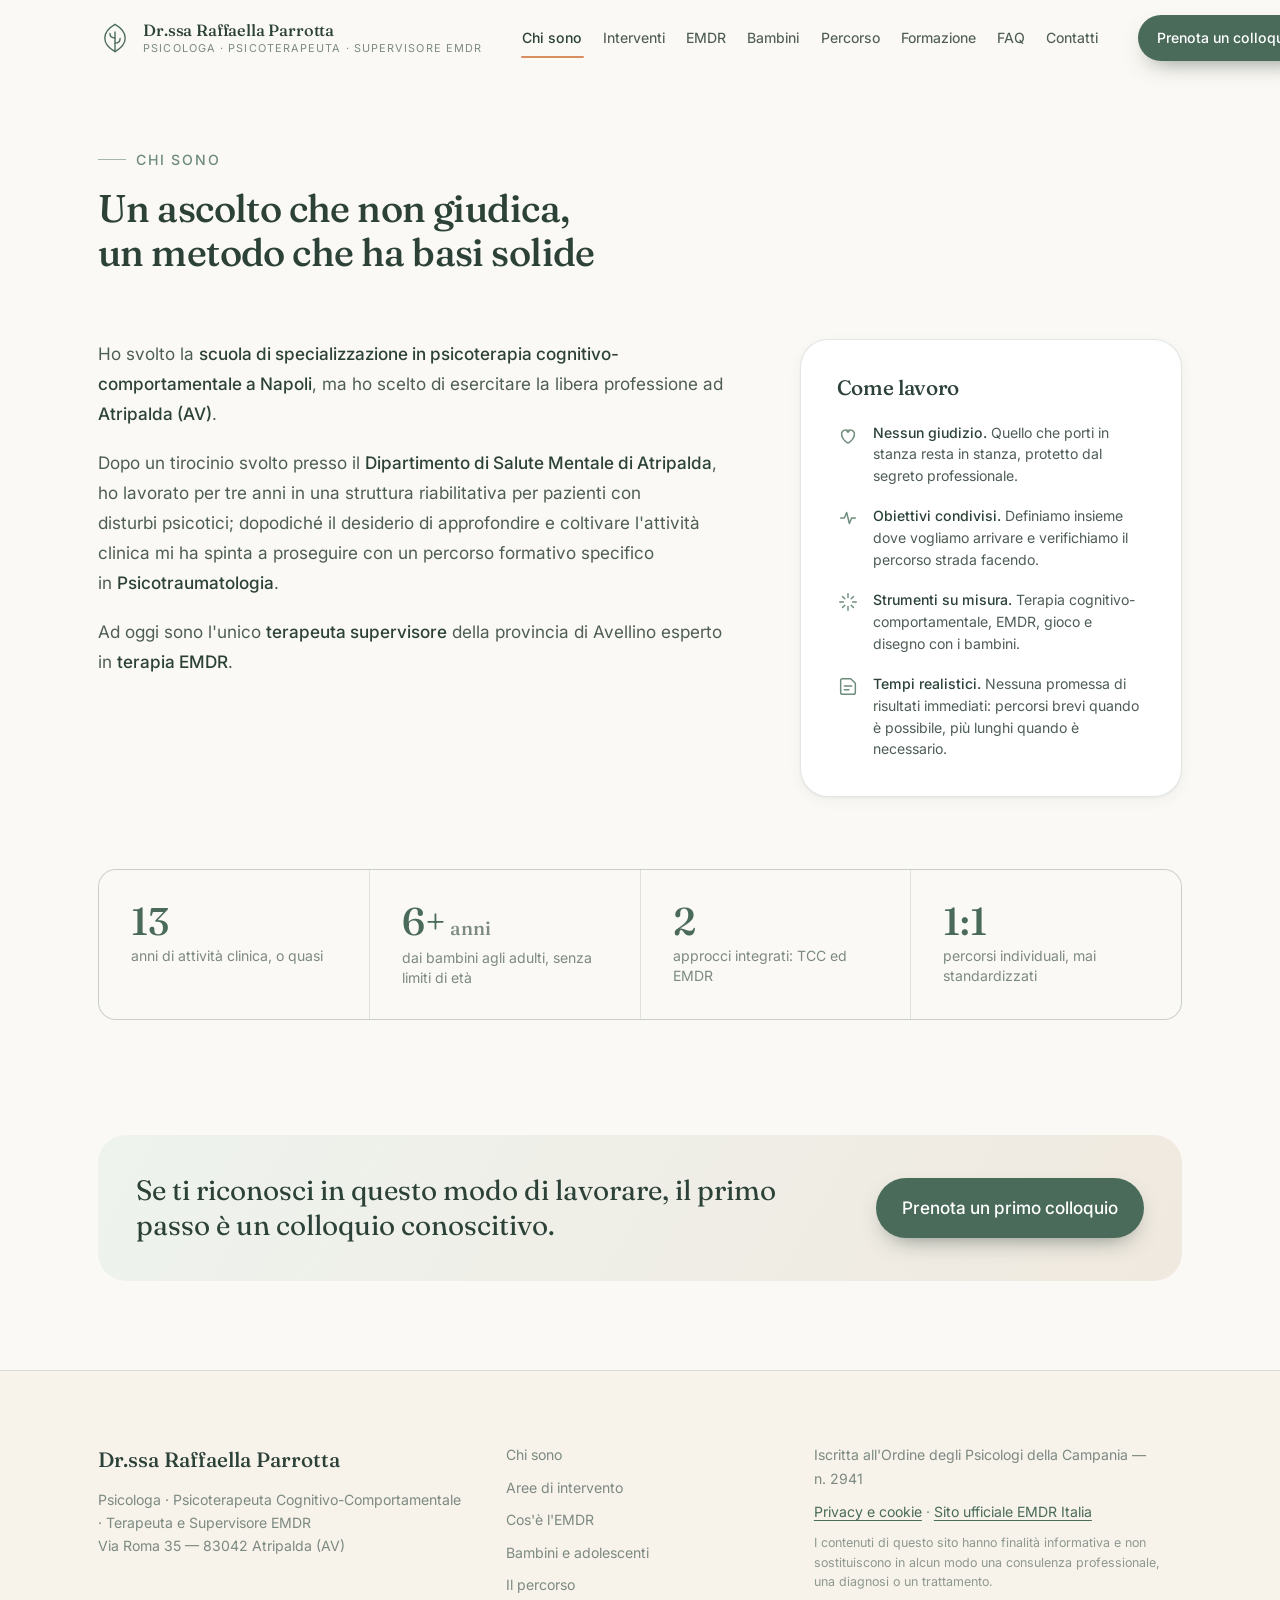
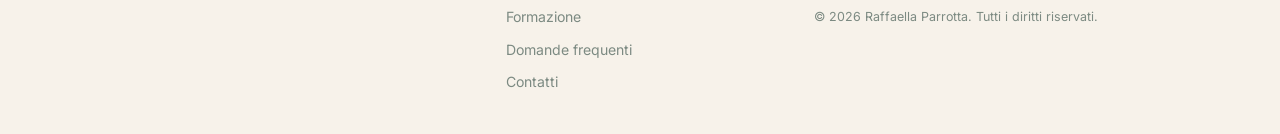
<file: chi-sono.html>
<!DOCTYPE html>
<html lang="it">
<head>
<meta charset="utf-8">
<meta name="viewport" content="width=device-width, initial-scale=1">
<title>Chi sono — Dr.ssa Raffaella Parrotta, psicologa e psicoterapeuta</title>
<meta name="description" content="Il percorso professionale della Dr.ssa Raffaella Parrotta: laurea a Torino, specializzazione cognitivo-comportamentale, formazione EMDR. Come lavoro.">
<meta name="author" content="Raffaella Parrotta">
<meta name="theme-color" content="#4A6B5A">

<meta property="og:type" content="website">
<meta property="og:locale" content="it_IT">
<meta property="og:title" content="Chi sono — Dr.ssa Raffaella Parrotta, psicologa e psicoterapeuta">
<meta property="og:description" content="Il percorso professionale della Dr.ssa Raffaella Parrotta: laurea a Torino, specializzazione cognitivo-comportamentale, formazione EMDR. Come lavoro.">
<meta property="og:image" content="assets/og-image.jpg">

<link rel="icon" href="assets/favicon.svg" type="image/svg+xml">
<link rel="preconnect" href="https://fonts.googleapis.com">
<link rel="preconnect" href="https://fonts.gstatic.com" crossorigin>
<link href="https://fonts.googleapis.com/css2?family=Fraunces:ital,opsz,wght@0,9..144,400;0,9..144,500;0,9..144,600;1,9..144,400&family=Inter:wght@300;400;500;600&display=swap" rel="stylesheet">
<link rel="stylesheet" href="styles.css">
<script>document.documentElement.classList.add('js');</script>
</head>
<body id="top">

<a class="skip-link" href="#main">Salta al contenuto principale</a>

<!-- ═══════════════ HEADER ═══════════════ -->
<header class="site-header" id="site-header">
  <div class="wrap header-inner">
    <a class="brand" href="index.html" aria-label="Torna alla home">
      <span class="brand-mark" aria-hidden="true">
        <svg viewBox="0 0 40 40" role="presentation">
          <path d="M20 4c7 4 12 9 12 16 0 7-5 12-12 16C13 32 8 27 8 20 8 13 13 8 20 4Z" fill="none" stroke="currentColor" stroke-width="1.6"/>
          <path d="M20 36V13" fill="none" stroke="currentColor" stroke-width="1.6" stroke-linecap="round"/>
          <path d="M20 20c-3.5 0-6-2.2-6-5.5M20 26c3.5 0 6-2.2 6-5.5" fill="none" stroke="currentColor" stroke-width="1.6" stroke-linecap="round"/>
        </svg>
      </span>
      <span class="brand-text">
        <strong>Dr.ssa Raffaella Parrotta</strong>
        <em>Psicologa · Psicoterapeuta · Supervisore EMDR</em>
      </span>
    </a>

    <nav class="nav" id="nav" aria-label="Navigazione principale">
      <ul>
        <li><a href="chi-sono.html" aria-current="page">Chi sono</a></li>
        <li><a href="aree-di-intervento.html">Interventi</a></li>
        <li><a href="emdr.html">EMDR</a></li>
        <li><a href="bambini-e-adolescenti.html">Bambini</a></li>
        <li><a href="percorso.html">Percorso</a></li>
        <li><a href="formazione.html">Formazione</a></li>
        <li><a href="domande-frequenti.html">FAQ</a></li>
        <li><a href="contatti.html">Contatti</a></li>
        <li class="nav-cta"><a class="btn btn-primary" href="contatti.html">Prenota un colloquio</a></li>
      </ul>
    </nav>

    <a class="btn btn-primary btn-sm header-cta" href="contatti.html">Prenota un colloquio</a>

    <button class="nav-toggle" id="nav-toggle" aria-expanded="false" aria-controls="nav" aria-label="Apri il menu">
      <span aria-hidden="true"></span><span aria-hidden="true"></span><span aria-hidden="true"></span>
    </button>
  </div>
  <div class="scroll-progress" id="scroll-progress" aria-hidden="true"></div>
</header>

<main id="main">

<section class="section page-first" id="chi-sono">
  <div class="wrap">
    <header class="section-head">
      <p class="eyebrow reveal">Chi sono</p>
      <h2 class="reveal" style="--d:.06s">Un ascolto che non giudica, un metodo che ha basi solide</h2>
    </header>

    <div class="prose-grid">
      <div class="prose reveal" style="--d:.1s">
        <p>
          Ho svolto la <strong>scuola di specializzazione in psicoterapia cognitivo-comportamentale
          a Napoli</strong>, ma ho scelto di esercitare la libera professione ad
          <strong>Atripalda (AV)</strong>.
        </p>
        <p>
          Dopo un tirocinio svolto presso il <strong>Dipartimento di Salute Mentale di
          Atripalda</strong>, ho lavorato per tre anni in una struttura riabilitativa per pazienti
          con disturbi psicotici; dopodiché il desiderio di approfondire e coltivare l'attività
          clinica mi ha spinta a proseguire con un percorso formativo specifico in
          <strong>Psicotraumatologia</strong>.
        </p>
        <p>
          Ad oggi sono l'unico <strong>terapeuta supervisore</strong> della provincia di Avellino
          esperto in <strong>terapia EMDR</strong>.
        </p>
      </div>

      <aside class="values reveal" style="--d:.16s" aria-label="Come lavoro">
        <h3>Come lavoro</h3>
        <ul>
          <li>
            <svg viewBox="0 0 24 24" aria-hidden="true"><path d="M12 21s-7-4.4-7-10a4.5 4.5 0 0 1 8.1-2.7L12 9l-1.1-.7A4.5 4.5 0 0 1 19 11c0 5.6-7 10-7 10Z" fill="none" stroke="currentColor" stroke-width="1.6" stroke-linejoin="round"/></svg>
            <div><strong>Nessun giudizio.</strong> Quello che porti in stanza resta in stanza, protetto dal segreto professionale.</div>
          </li>
          <li>
            <svg viewBox="0 0 24 24" aria-hidden="true"><path d="M4 12h4l2.5-6 3 12L16 12h4" fill="none" stroke="currentColor" stroke-width="1.6" stroke-linecap="round" stroke-linejoin="round"/></svg>
            <div><strong>Obiettivi condivisi.</strong> Definiamo insieme dove vogliamo arrivare e verifichiamo il percorso strada facendo.</div>
          </li>
          <li>
            <svg viewBox="0 0 24 24" aria-hidden="true"><path d="M12 3v4M12 17v4M3 12h4M17 12h4M6 6l2.5 2.5M15.5 15.5 18 18M18 6l-2.5 2.5M8.5 15.5 6 18" fill="none" stroke="currentColor" stroke-width="1.6" stroke-linecap="round"/></svg>
            <div><strong>Strumenti su misura.</strong> Terapia cognitivo-comportamentale, EMDR, gioco e disegno con i bambini.</div>
          </li>
          <li>
            <svg viewBox="0 0 24 24" aria-hidden="true"><path d="M4 19V6a2 2 0 0 1 2-2h9l5 5v10a2 2 0 0 1-2 2H6a2 2 0 0 1-2-2Z" fill="none" stroke="currentColor" stroke-width="1.6" stroke-linejoin="round"/><path d="M8 12h8M8 16h5" fill="none" stroke="currentColor" stroke-width="1.6" stroke-linecap="round"/></svg>
            <div><strong>Tempi realistici.</strong> Nessuna promessa di risultati immediati: percorsi brevi quando è possibile, più lunghi quando è necessario.</div>
          </li>
        </ul>
      </aside>
    </div>

    <ul class="stats" aria-label="In sintesi">
      <li class="reveal"><strong data-count="20">20</strong><span>anni di attività clinica, o quasi</span></li>
      <li class="reveal" style="--d:.08s"><strong>6+<span class="unit"> anni</span></strong><span>dai bambini agli adulti, senza limiti di età</span></li>
      <li class="reveal" style="--d:.16s"><strong>2</strong><span>approcci integrati: TCC ed EMDR</span></li>
      <li class="reveal" style="--d:.24s"><strong>1:1</strong><span>percorsi individuali, mai standardizzati</span></li>
    </ul>
  </div>
</section>
<section class="page-cta">
  <div class="wrap">
    <div class="page-cta-inner reveal">
      <p>Se ti riconosci in questo modo di lavorare, il primo passo è un colloquio conoscitivo.</p>
      <a class="btn btn-primary" href="contatti.html">Prenota un primo colloquio</a>
    </div>
  </div>
</section>

</main>

<!-- ═══════════════ FOOTER ═══════════════ -->
<footer class="site-footer">
  <div class="wrap footer-inner">
    <div class="footer-brand">
      <strong>Dr.ssa Raffaella Parrotta</strong>
      <p>Psicologa · Psicoterapeuta Cognitivo-Comportamentale · Terapeuta e Supervisore EMDR<br>
        Via Roma 35 — 83042 Atripalda (AV)</p>
    </div>

    <nav class="footer-nav" aria-label="Navigazione secondaria">
      <a href="chi-sono.html">Chi sono</a>
      <a href="aree-di-intervento.html">Aree di intervento</a>
      <a href="emdr.html">Cos'è l'EMDR</a>
      <a href="bambini-e-adolescenti.html">Bambini e adolescenti</a>
      <a href="percorso.html">Il percorso</a>
      <a href="formazione.html">Formazione</a>
      <a href="domande-frequenti.html">Domande frequenti</a>
      <a href="contatti.html">Contatti</a>
    </nav>

    <div class="footer-legal">
      <!-- Quando avrai la P. IVA, aggiungila qui: · P. IVA 01234567890 -->
      <p>Iscritta all'Ordine degli Psicologi della Campania — n. 2941</p>
      <p>
        <a href="privacy.html">Privacy e cookie</a> ·
        <a href="https://emdr.it/" target="_blank" rel="noopener">Sito ufficiale EMDR Italia</a>
      </p>
      <p class="disclaimer">
        I contenuti di questo sito hanno finalità informativa e non sostituiscono in alcun modo
        una consulenza professionale, una diagnosi o un trattamento.
      </p>
      <p class="copy">© <span id="year">2026</span> Raffaella Parrotta. Tutti i diritti riservati.</p>
    </div>
  </div>
</footer>

<a class="to-top" id="to-top" href="#top" aria-label="Torna in alto">
  <svg viewBox="0 0 24 24" aria-hidden="true"><path d="M12 19V6M6 12l6-6 6 6" fill="none" stroke="currentColor" stroke-width="1.8" stroke-linecap="round" stroke-linejoin="round"/></svg>
</a>


<script src="script.js" defer></script>
</body>
</html>
</file>
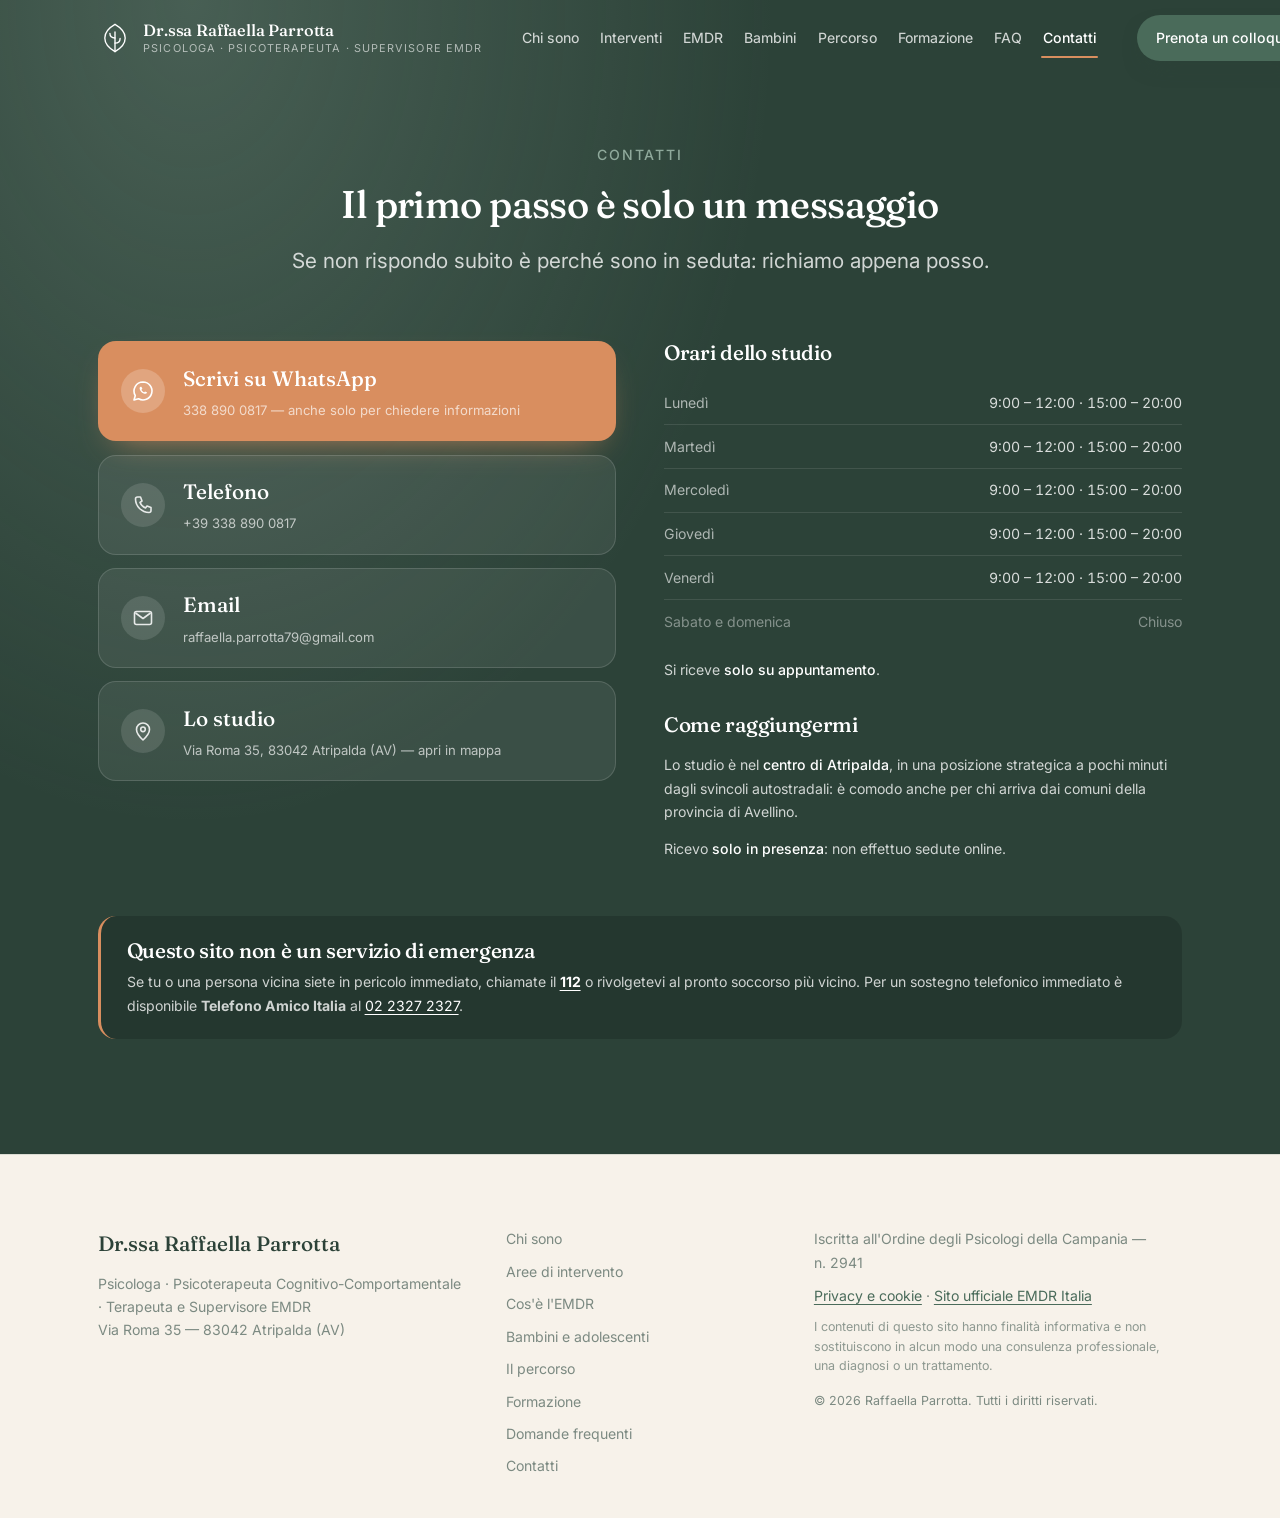
<file: contatti.html>
<!DOCTYPE html>
<html lang="it">
<head>
<meta charset="utf-8">
<meta name="viewport" content="width=device-width, initial-scale=1">
<title>Contatti — studio di Atripalda (AV), Via Roma 35</title>
<meta name="description" content="Studio della Dr.ssa Raffaella Parrotta: Via Roma 35, Atripalda (AV). Telefono e WhatsApp 338 890 0817. Lun-Ven 9-12 e 15-20, solo su appuntamento.">
<meta name="author" content="Raffaella Parrotta">
<meta name="theme-color" content="#4A6B5A">

<meta property="og:type" content="website">
<meta property="og:locale" content="it_IT">
<meta property="og:title" content="Contatti — studio di Atripalda (AV), Via Roma 35">
<meta property="og:description" content="Studio della Dr.ssa Raffaella Parrotta: Via Roma 35, Atripalda (AV). Telefono e WhatsApp 338 890 0817. Lun-Ven 9-12 e 15-20, solo su appuntamento.">
<meta property="og:image" content="assets/og-image.jpg">

<link rel="icon" href="assets/favicon.svg" type="image/svg+xml">
<link rel="preconnect" href="https://fonts.googleapis.com">
<link rel="preconnect" href="https://fonts.gstatic.com" crossorigin>
<link href="https://fonts.googleapis.com/css2?family=Fraunces:ital,opsz,wght@0,9..144,400;0,9..144,500;0,9..144,600;1,9..144,400&family=Inter:wght@300;400;500;600&display=swap" rel="stylesheet">
<link rel="stylesheet" href="styles.css">
<script>document.documentElement.classList.add('js');</script>
</head>
<body id="top">

<a class="skip-link" href="#main">Salta al contenuto principale</a>

<!-- ═══════════════ HEADER ═══════════════ -->
<header class="site-header on-dark" id="site-header">
  <div class="wrap header-inner">
    <a class="brand" href="index.html" aria-label="Torna alla home">
      <span class="brand-mark" aria-hidden="true">
        <svg viewBox="0 0 40 40" role="presentation">
          <path d="M20 4c7 4 12 9 12 16 0 7-5 12-12 16C13 32 8 27 8 20 8 13 13 8 20 4Z" fill="none" stroke="currentColor" stroke-width="1.6"/>
          <path d="M20 36V13" fill="none" stroke="currentColor" stroke-width="1.6" stroke-linecap="round"/>
          <path d="M20 20c-3.5 0-6-2.2-6-5.5M20 26c3.5 0 6-2.2 6-5.5" fill="none" stroke="currentColor" stroke-width="1.6" stroke-linecap="round"/>
        </svg>
      </span>
      <span class="brand-text">
        <strong>Dr.ssa Raffaella Parrotta</strong>
        <em>Psicologa · Psicoterapeuta · Supervisore EMDR</em>
      </span>
    </a>

    <nav class="nav" id="nav" aria-label="Navigazione principale">
      <ul>
        <li><a href="chi-sono.html">Chi sono</a></li>
        <li><a href="aree-di-intervento.html">Interventi</a></li>
        <li><a href="emdr.html">EMDR</a></li>
        <li><a href="bambini-e-adolescenti.html">Bambini</a></li>
        <li><a href="percorso.html">Percorso</a></li>
        <li><a href="formazione.html">Formazione</a></li>
        <li><a href="domande-frequenti.html">FAQ</a></li>
        <li><a href="contatti.html" aria-current="page">Contatti</a></li>
        <li class="nav-cta"><a class="btn btn-primary" href="contatti.html">Prenota un colloquio</a></li>
      </ul>
    </nav>

    <a class="btn btn-primary btn-sm header-cta" href="contatti.html">Prenota un colloquio</a>

    <button class="nav-toggle" id="nav-toggle" aria-expanded="false" aria-controls="nav" aria-label="Apri il menu">
      <span aria-hidden="true"></span><span aria-hidden="true"></span><span aria-hidden="true"></span>
    </button>
  </div>
  <div class="scroll-progress" id="scroll-progress" aria-hidden="true"></div>
</header>

<main id="main">

<section class="section page-first section-dark" id="contatti">
  <div class="wrap">
    <header class="section-head center on-dark">
      <p class="eyebrow reveal">Contatti</p>
      <h2 class="reveal" style="--d:.06s">Il primo passo è solo un messaggio</h2>
      <p class="section-sub reveal" style="--d:.12s">
        Se non rispondo subito è perché sono in seduta: richiamo appena posso.
      </p>
    </header>

    <div class="contact-grid">
      <div class="contact-actions reveal">
        <a class="contact-tile primary" href="https://wa.me/393388900817" target="_blank" rel="noopener">
          <span class="ct-icon" aria-hidden="true">
            <svg viewBox="0 0 24 24"><path d="M12 3a9 9 0 0 0-7.7 13.6L3 21l4.5-1.2A9 9 0 1 0 12 3Z" fill="none" stroke="currentColor" stroke-width="1.6" stroke-linejoin="round"/><path d="M8.6 8.8c0 3.3 2.7 6 6 6 .9 0 1.4-.6 1.4-1.2 0-.3-1.7-1.2-2-1.1-.3.1-.5.8-.9.8-.7 0-2.6-1.9-2.6-2.6 0-.4.7-.6.8-.9.1-.3-.8-2-1.1-2-.6 0-1.6.5-1.6 1.4Z" fill="currentColor"/></svg>
          </span>
          <span class="ct-body"><strong>Scrivi su WhatsApp</strong><small>338 890 0817 — anche solo per chiedere informazioni</small></span>
        </a>

        <a class="contact-tile" href="tel:+393388900817">
          <span class="ct-icon" aria-hidden="true">
            <svg viewBox="0 0 24 24"><path d="M6.5 4h3l1.5 4-2 1.5a10 10 0 0 0 5.5 5.5L16 13l4 1.5v3c0 1.1-.9 2-2 2C10.8 19.5 4.5 13.2 4.5 6c0-1.1.9-2 2-2Z" fill="none" stroke="currentColor" stroke-width="1.6" stroke-linejoin="round"/></svg>
          </span>
          <span class="ct-body"><strong>Telefono</strong><small>+39 338 890 0817</small></span>
        </a>

        <a class="contact-tile" href="mailto:raffaella.parrotta79@gmail.com">
          <span class="ct-icon" aria-hidden="true">
            <svg viewBox="0 0 24 24"><rect x="3.5" y="5.5" width="17" height="13" rx="2" fill="none" stroke="currentColor" stroke-width="1.6"/><path d="m4.5 7 7.5 5.5L19.5 7" fill="none" stroke="currentColor" stroke-width="1.6" stroke-linejoin="round"/></svg>
          </span>
          <span class="ct-body"><strong>Email</strong><small>raffaella.parrotta79@gmail.com</small></span>
        </a>

        <a class="contact-tile" href="https://www.google.com/maps/search/?api=1&query=Via+Roma+35+83042+Atripalda+AV" target="_blank" rel="noopener">
          <span class="ct-icon" aria-hidden="true">
            <svg viewBox="0 0 24 24"><path d="M12 21s-6.5-6-6.5-10.5a6.5 6.5 0 0 1 13 0C18.5 15 12 21 12 21Z" fill="none" stroke="currentColor" stroke-width="1.6" stroke-linejoin="round"/><circle cx="12" cy="10.3" r="2.3" fill="none" stroke="currentColor" stroke-width="1.6"/></svg>
          </span>
          <span class="ct-body"><strong>Lo studio</strong><small>Via Roma 35, 83042 Atripalda (AV) — apri in mappa</small></span>
        </a>
      </div>

      <div class="contact-info reveal" style="--d:.1s">
        <div class="info-block">
          <h3>Orari dello studio</h3>
          <table class="hours">
            <tbody>
              <tr><th scope="row">Lunedì</th><td>9:00 – 12:00 · 15:00 – 20:00</td></tr>
              <tr><th scope="row">Martedì</th><td>9:00 – 12:00 · 15:00 – 20:00</td></tr>
              <tr><th scope="row">Mercoledì</th><td>9:00 – 12:00 · 15:00 – 20:00</td></tr>
              <tr><th scope="row">Giovedì</th><td>9:00 – 12:00 · 15:00 – 20:00</td></tr>
              <tr><th scope="row">Venerdì</th><td>9:00 – 12:00 · 15:00 – 20:00</td></tr>
              <tr class="closed"><th scope="row">Sabato e domenica</th><td>Chiuso</td></tr>
            </tbody>
          </table>
          <p class="hours-note">Si riceve <strong>solo su appuntamento</strong>.</p>
        </div>

        <div class="info-block">
          <h3>Come raggiungermi</h3>
          <p>
            Lo studio è nel <strong>centro di Atripalda</strong>, in una posizione strategica
            a pochi minuti dagli svincoli autostradali: è comodo anche per chi arriva
            dai comuni della provincia di Avellino.
          </p>
          <p style="margin-top:.8rem">
            Ricevo <strong>solo in presenza</strong>: non effettuo sedute online.
          </p>
        </div>
      </div>
    </div>

    <aside class="emergency reveal" aria-label="Numeri di emergenza">
      <h3>Questo sito non è un servizio di emergenza</h3>
      <p>
        Se tu o una persona vicina siete in pericolo immediato, chiamate il
        <strong><a href="tel:112">112</a></strong> o rivolgetevi al pronto soccorso più vicino.
        Per un sostegno telefonico immediato è disponibile <strong>Telefono Amico Italia</strong>
        al <a href="tel:+390223272327">02 2327 2327</a>.
      </p>
    </aside>
  </div>
</section>
</main>

<!-- ═══════════════ FOOTER ═══════════════ -->
<footer class="site-footer">
  <div class="wrap footer-inner">
    <div class="footer-brand">
      <strong>Dr.ssa Raffaella Parrotta</strong>
      <p>Psicologa · Psicoterapeuta Cognitivo-Comportamentale · Terapeuta e Supervisore EMDR<br>
        Via Roma 35 — 83042 Atripalda (AV)</p>
    </div>

    <nav class="footer-nav" aria-label="Navigazione secondaria">
      <a href="chi-sono.html">Chi sono</a>
      <a href="aree-di-intervento.html">Aree di intervento</a>
      <a href="emdr.html">Cos'è l'EMDR</a>
      <a href="bambini-e-adolescenti.html">Bambini e adolescenti</a>
      <a href="percorso.html">Il percorso</a>
      <a href="formazione.html">Formazione</a>
      <a href="domande-frequenti.html">Domande frequenti</a>
      <a href="contatti.html">Contatti</a>
    </nav>

    <div class="footer-legal">
      <!-- Quando avrai la P. IVA, aggiungila qui: · P. IVA 01234567890 -->
      <p>Iscritta all'Ordine degli Psicologi della Campania — n. 2941</p>
      <p>
        <a href="privacy.html">Privacy e cookie</a> ·
        <a href="https://emdr.it/" target="_blank" rel="noopener">Sito ufficiale EMDR Italia</a>
      </p>
      <p class="disclaimer">
        I contenuti di questo sito hanno finalità informativa e non sostituiscono in alcun modo
        una consulenza professionale, una diagnosi o un trattamento.
      </p>
      <p class="copy">© <span id="year">2026</span> Raffaella Parrotta. Tutti i diritti riservati.</p>
    </div>
  </div>
</footer>

<a class="to-top" id="to-top" href="#top" aria-label="Torna in alto">
  <svg viewBox="0 0 24 24" aria-hidden="true"><path d="M12 19V6M6 12l6-6 6 6" fill="none" stroke="currentColor" stroke-width="1.8" stroke-linecap="round" stroke-linejoin="round"/></svg>
</a>

<script type="application/ld+json">
{
  "@context": "https://schema.org",
  "@type": "Psychologist",
  "name": "Dr.ssa Raffaella Parrotta — Psicologa, Psicoterapeuta, Terapeuta e Supervisore EMDR",
  "description": "Psicologa e psicoterapeuta cognitivo-comportamentale, terapeuta e supervisore EMDR. Percorsi per adulti, adolescenti e bambini dai 6 anni ad Atripalda (AV).",
  "address": {
    "@type": "PostalAddress",
    "streetAddress": "Via Roma 35",
    "postalCode": "83042",
    "addressLocality": "Atripalda",
    "addressRegion": "AV",
    "addressCountry": "IT"
  },
  "telephone": "+39 338 890 0817",
  "email": "raffaella.parrotta79@gmail.com",
  "availableLanguage": "it",
  "priceRange": "$$",
  "openingHoursSpecification": [{
    "@type": "OpeningHoursSpecification",
    "dayOfWeek": ["Monday","Tuesday","Wednesday","Thursday","Friday"],
    "opens": "09:00", "closes": "12:00"
  }, {
    "@type": "OpeningHoursSpecification",
    "dayOfWeek": ["Monday","Tuesday","Wednesday","Thursday","Friday"],
    "opens": "15:00", "closes": "20:00"
  }],
  "knowsAbout": ["EMDR","Psicoterapia cognitivo-comportamentale","Disturbi d'ansia","Attacchi di panico","Trauma psicologico","Disturbi dell'umore","Disturbi del comportamento alimentare","Età evolutiva"]
}
</script>

<script src="script.js" defer></script>
</body>
</html>
</file>
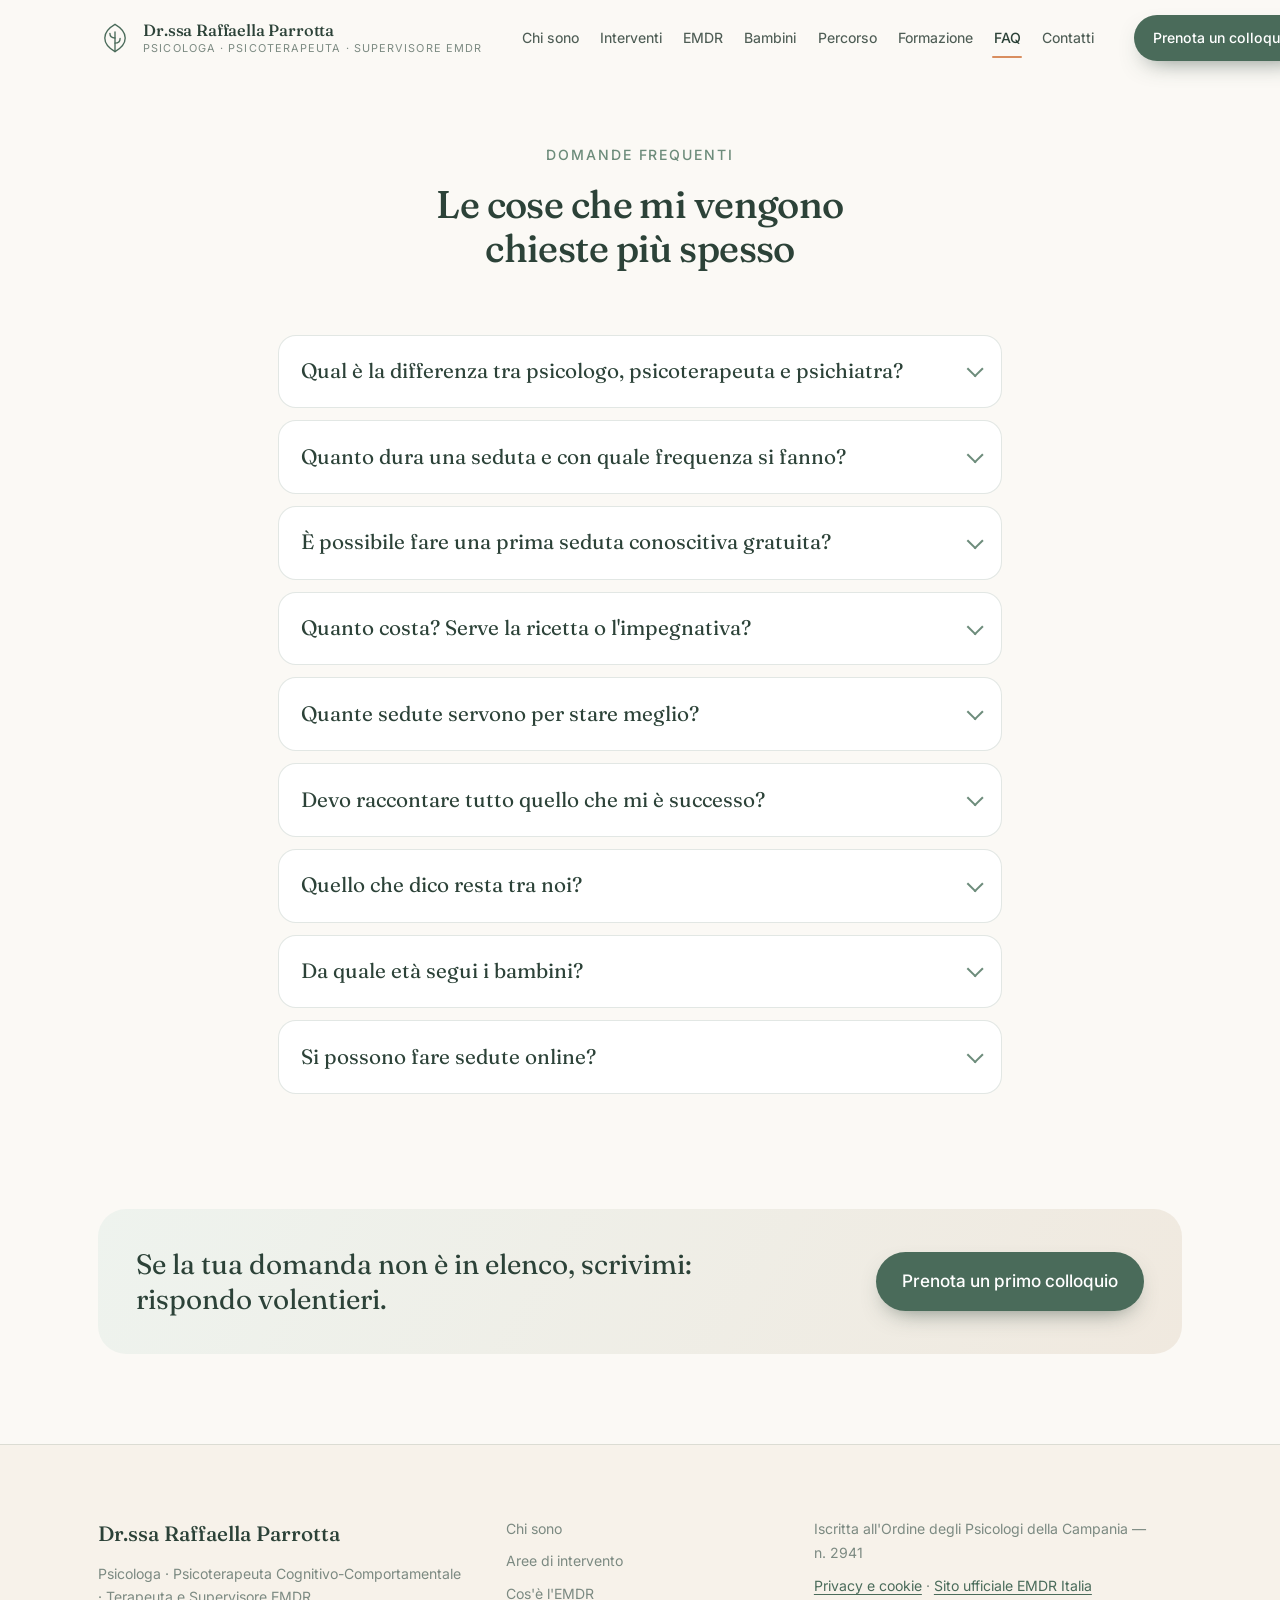
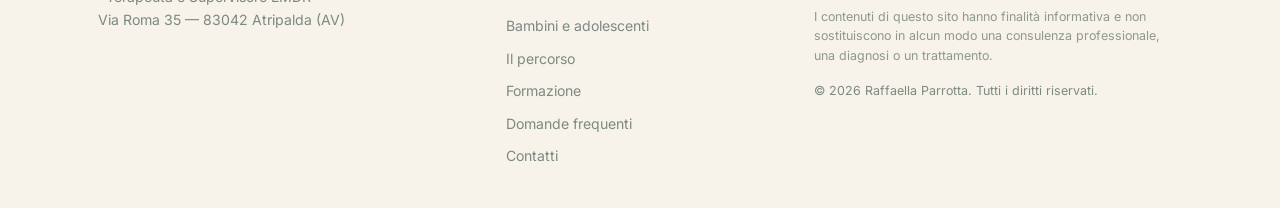
<file: domande-frequenti.html>
<!DOCTYPE html>
<html lang="it">
<head>
<meta charset="utf-8">
<meta name="viewport" content="width=device-width, initial-scale=1">
<title>Domande frequenti — costi, durata, privacy, sedute</title>
<meta name="description" content="Le domande più frequenti: differenza tra psicologo e psicoterapeuta, durata e costo delle sedute, quante sedute servono, segreto professionale.">
<meta name="author" content="Raffaella Parrotta">
<meta name="theme-color" content="#4A6B5A">

<meta property="og:type" content="website">
<meta property="og:locale" content="it_IT">
<meta property="og:title" content="Domande frequenti — costi, durata, privacy, sedute">
<meta property="og:description" content="Le domande più frequenti: differenza tra psicologo e psicoterapeuta, durata e costo delle sedute, quante sedute servono, segreto professionale.">
<meta property="og:image" content="assets/og-image.jpg">

<link rel="icon" href="assets/favicon.svg" type="image/svg+xml">
<link rel="preconnect" href="https://fonts.googleapis.com">
<link rel="preconnect" href="https://fonts.gstatic.com" crossorigin>
<link href="https://fonts.googleapis.com/css2?family=Fraunces:ital,opsz,wght@0,9..144,400;0,9..144,500;0,9..144,600;1,9..144,400&family=Inter:wght@300;400;500;600&display=swap" rel="stylesheet">
<link rel="stylesheet" href="styles.css">
<script>document.documentElement.classList.add('js');</script>
</head>
<body id="top">

<a class="skip-link" href="#main">Salta al contenuto principale</a>

<!-- ═══════════════ HEADER ═══════════════ -->
<header class="site-header" id="site-header">
  <div class="wrap header-inner">
    <a class="brand" href="index.html" aria-label="Torna alla home">
      <span class="brand-mark" aria-hidden="true">
        <svg viewBox="0 0 40 40" role="presentation">
          <path d="M20 4c7 4 12 9 12 16 0 7-5 12-12 16C13 32 8 27 8 20 8 13 13 8 20 4Z" fill="none" stroke="currentColor" stroke-width="1.6"/>
          <path d="M20 36V13" fill="none" stroke="currentColor" stroke-width="1.6" stroke-linecap="round"/>
          <path d="M20 20c-3.5 0-6-2.2-6-5.5M20 26c3.5 0 6-2.2 6-5.5" fill="none" stroke="currentColor" stroke-width="1.6" stroke-linecap="round"/>
        </svg>
      </span>
      <span class="brand-text">
        <strong>Dr.ssa Raffaella Parrotta</strong>
        <em>Psicologa · Psicoterapeuta · Supervisore EMDR</em>
      </span>
    </a>

    <nav class="nav" id="nav" aria-label="Navigazione principale">
      <ul>
        <li><a href="chi-sono.html">Chi sono</a></li>
        <li><a href="aree-di-intervento.html">Interventi</a></li>
        <li><a href="emdr.html">EMDR</a></li>
        <li><a href="bambini-e-adolescenti.html">Bambini</a></li>
        <li><a href="percorso.html">Percorso</a></li>
        <li><a href="formazione.html">Formazione</a></li>
        <li><a href="domande-frequenti.html" aria-current="page">FAQ</a></li>
        <li><a href="contatti.html">Contatti</a></li>
        <li class="nav-cta"><a class="btn btn-primary" href="contatti.html">Prenota un colloquio</a></li>
      </ul>
    </nav>

    <a class="btn btn-primary btn-sm header-cta" href="contatti.html">Prenota un colloquio</a>

    <button class="nav-toggle" id="nav-toggle" aria-expanded="false" aria-controls="nav" aria-label="Apri il menu">
      <span aria-hidden="true"></span><span aria-hidden="true"></span><span aria-hidden="true"></span>
    </button>
  </div>
  <div class="scroll-progress" id="scroll-progress" aria-hidden="true"></div>
</header>

<main id="main">

<section class="section page-first" id="faq">
  <div class="wrap narrow">
    <header class="section-head center">
      <p class="eyebrow reveal">Domande frequenti</p>
      <h2 class="reveal" style="--d:.06s">Le cose che mi vengono chieste più spesso</h2>
    </header>

    <div class="faq">
      <details class="reveal">
        <summary>Qual è la differenza tra psicologo, psicoterapeuta e psichiatra?</summary>
        <div><p>Lo <strong>psicologo</strong> è laureato in psicologia e iscritto all'Albo: valuta, sostiene, fa consulenza. Lo <strong>psicoterapeuta</strong> ha in più una specializzazione quadriennale che lo abilita a curare i disturbi psicologici attraverso la psicoterapia. Lo <strong>psichiatra</strong> è un medico e può prescrivere farmaci. Io sono psicologa e psicoterapeuta: non prescrivo farmaci, ma se serve lavoro in collaborazione con un medico.</p></div>
      </details>

      <details class="reveal" style="--d:.05s">
        <summary>Quanto dura una seduta e con quale frequenza si fanno?</summary>
        <div><p>Una seduta dura circa <strong>50 minuti</strong>. La frequenza tipica è settimanale nella fase iniziale, per poi diradarsi. Le sedute di rielaborazione EMDR possono richiedere un po' più di tempo: quando è così, lo concordiamo prima.</p></div>
      </details>

      <details class="reveal" style="--d:.1s">
        <summary>È possibile fare una prima seduta conoscitiva gratuita?</summary>
        <div><p>Il primo incontro è un <strong>colloquio conoscitivo</strong> ma resta una seduta a tutti gli effetti, e come tale prevede un onorario: serve a raccontarmi cosa ti porta qui, a farci un'idea reciproca e a valutare insieme se e come proseguire. Non impegna però a continuare — e se ritengo che ti serva un aiuto diverso dal mio, te lo dico e ti indirizzo.</p></div>
      </details>

      <details class="reveal" style="--d:.13s">
        <summary>Quanto costa? Serve la ricetta o l'impegnativa?</summary>
        <div><p>Non è necessaria alcuna prescrizione medica: si accede liberamente. L'<strong>onorario della seduta viene comunicato con chiarezza al primo contatto</strong>, prima di fissare l'appuntamento. La frequenza degli incontri e la durata prevista del percorso sono invece elementi che ritengo corretto condividere di persona, al termine dei primi colloqui, così da poter chiarire ogni dubbio. Le condizioni concordate restano invariate per tutta la durata della terapia. Le prestazioni psicoterapeutiche sono <strong>detraibili</strong> nella dichiarazione dei redditi come spese sanitarie: viene rilasciata regolare fattura.</p></div>
      </details>

      <details class="reveal" style="--d:.15s">
        <summary>Quante sedute servono per stare meglio?</summary>
        <div><p>Dipende da cosa portiamo in stanza. Un singolo evento recente può richiedere pochi mesi; situazioni più antiche o stratificate richiedono più tempo. Dopo i primi colloqui ti do una stima realistica, e la rivediamo insieme mentre procediamo. Chi promette tempi certi prima di conoscerti, non ti sta dicendo la verità.</p></div>
      </details>

      <details class="reveal" style="--d:.2s">
        <summary>Devo raccontare tutto quello che mi è successo?</summary>
        <div><p>No. Decidi tu cosa e quando raccontare. Nell'EMDR in particolare non è necessario descrivere l'evento nel dettaglio: buona parte del lavoro avviene internamente e si può procedere anche restando molto sintetici.</p></div>
      </details>

      <details class="reveal" style="--d:.25s">
        <summary>Quello che dico resta tra noi?</summary>
        <div><p>Sì. Sono vincolata al <strong>segreto professionale</strong> e al Codice Deontologico degli Psicologi, oltre che alla normativa sulla protezione dei dati. Nel caso di minori i genitori vengono aggiornati sull'andamento del percorso, ma i contenuti dei colloqui restano tutelati.</p></div>
      </details>

      <details class="reveal" style="--d:.3s">
        <summary>Da quale età segui i bambini?</summary>
        <div><p>Ricevo bambini <strong>dai 6 anni</strong> in su, oltre ad adolescenti e adulti. Con i minori il percorso inizia sempre con i genitori e richiede il consenso di entrambi.</p></div>
      </details>

      <details class="reveal" style="--d:.35s">
        <summary>Si possono fare sedute online?</summary>
        <div><p>No: <strong>ricevo esclusivamente in presenza</strong>, nello studio di Atripalda. È una scelta precisa. La relazione terapeutica passa anche dal corpo, dagli sguardi e dai silenzi condivisi nella stessa stanza, e alcuni interventi — in particolare l'EMDR e il lavoro con i bambini — perdono efficacia attraverso uno schermo.</p></div>
      </details>
    </div>
  </div>
</section>
<section class="page-cta">
  <div class="wrap">
    <div class="page-cta-inner reveal">
      <p>Se la tua domanda non è in elenco, scrivimi: rispondo volentieri.</p>
      <a class="btn btn-primary" href="contatti.html">Prenota un primo colloquio</a>
    </div>
  </div>
</section>

</main>

<!-- ═══════════════ FOOTER ═══════════════ -->
<footer class="site-footer">
  <div class="wrap footer-inner">
    <div class="footer-brand">
      <strong>Dr.ssa Raffaella Parrotta</strong>
      <p>Psicologa · Psicoterapeuta Cognitivo-Comportamentale · Terapeuta e Supervisore EMDR<br>
        Via Roma 35 — 83042 Atripalda (AV)</p>
    </div>

    <nav class="footer-nav" aria-label="Navigazione secondaria">
      <a href="chi-sono.html">Chi sono</a>
      <a href="aree-di-intervento.html">Aree di intervento</a>
      <a href="emdr.html">Cos'è l'EMDR</a>
      <a href="bambini-e-adolescenti.html">Bambini e adolescenti</a>
      <a href="percorso.html">Il percorso</a>
      <a href="formazione.html">Formazione</a>
      <a href="domande-frequenti.html">Domande frequenti</a>
      <a href="contatti.html">Contatti</a>
    </nav>

    <div class="footer-legal">
      <!-- Quando avrai la P. IVA, aggiungila qui: · P. IVA 01234567890 -->
      <p>Iscritta all'Ordine degli Psicologi della Campania — n. 2941</p>
      <p>
        <a href="privacy.html">Privacy e cookie</a> ·
        <a href="https://emdr.it/" target="_blank" rel="noopener">Sito ufficiale EMDR Italia</a>
      </p>
      <p class="disclaimer">
        I contenuti di questo sito hanno finalità informativa e non sostituiscono in alcun modo
        una consulenza professionale, una diagnosi o un trattamento.
      </p>
      <p class="copy">© <span id="year">2026</span> Raffaella Parrotta. Tutti i diritti riservati.</p>
    </div>
  </div>
</footer>

<a class="to-top" id="to-top" href="#top" aria-label="Torna in alto">
  <svg viewBox="0 0 24 24" aria-hidden="true"><path d="M12 19V6M6 12l6-6 6 6" fill="none" stroke="currentColor" stroke-width="1.8" stroke-linecap="round" stroke-linejoin="round"/></svg>
</a>


<script src="script.js" defer></script>
</body>
</html>
</file>
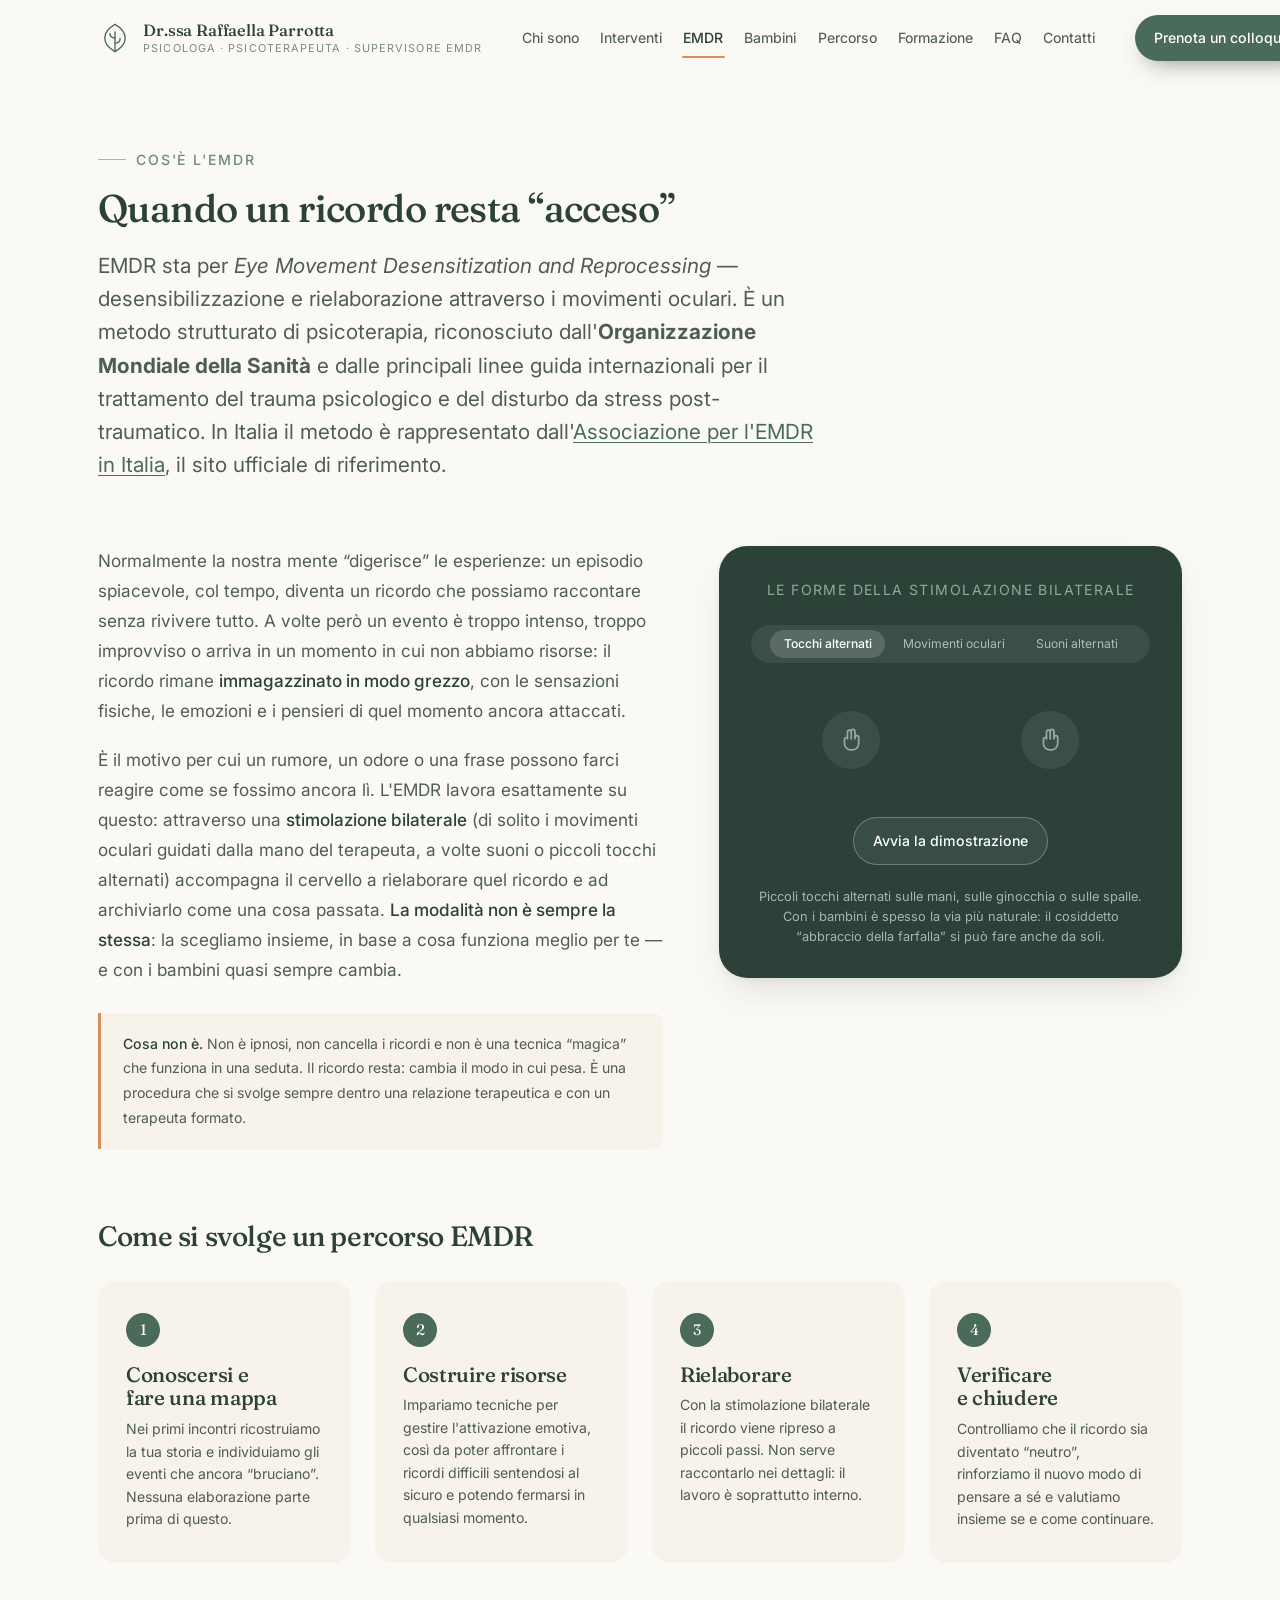
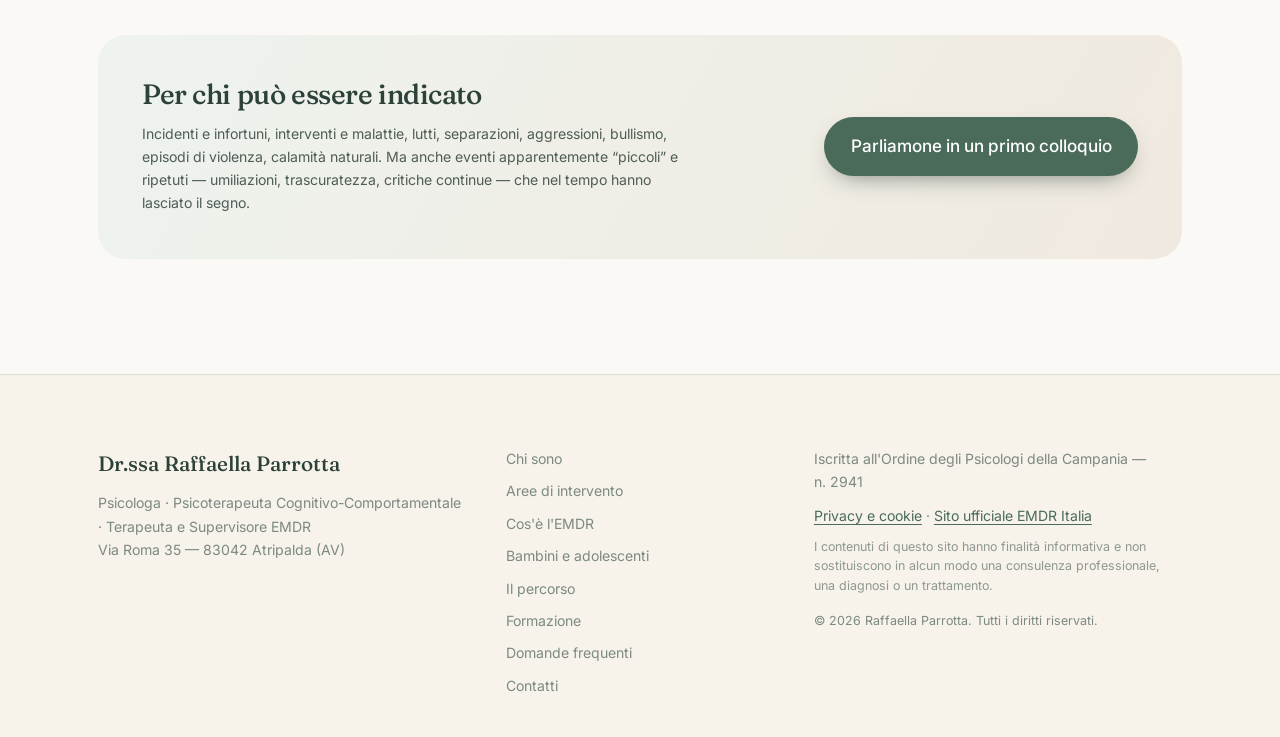
<file: emdr.html>
<!DOCTYPE html>
<html lang="it">
<head>
<meta charset="utf-8">
<meta name="viewport" content="width=device-width, initial-scale=1">
<title>Cos&#x27;è l&#x27;EMDR — spiegato in parole semplici</title>
<meta name="description" content="EMDR: che cos&#x27;è, come funziona la stimolazione bilaterale, per chi è indicato e cosa non è. Terapeuta e supervisore EMDR per adulti e bambini.">
<meta name="author" content="Raffaella Parrotta">
<meta name="theme-color" content="#4A6B5A">

<meta property="og:type" content="website">
<meta property="og:locale" content="it_IT">
<meta property="og:title" content="Cos&#x27;è l&#x27;EMDR — spiegato in parole semplici">
<meta property="og:description" content="EMDR: che cos&#x27;è, come funziona la stimolazione bilaterale, per chi è indicato e cosa non è. Terapeuta e supervisore EMDR per adulti e bambini.">
<meta property="og:image" content="assets/og-image.jpg">

<link rel="icon" href="assets/favicon.svg" type="image/svg+xml">
<link rel="preconnect" href="https://fonts.googleapis.com">
<link rel="preconnect" href="https://fonts.gstatic.com" crossorigin>
<link href="https://fonts.googleapis.com/css2?family=Fraunces:ital,opsz,wght@0,9..144,400;0,9..144,500;0,9..144,600;1,9..144,400&family=Inter:wght@300;400;500;600&display=swap" rel="stylesheet">
<link rel="stylesheet" href="styles.css">
<script>document.documentElement.classList.add('js');</script>
</head>
<body id="top">

<a class="skip-link" href="#main">Salta al contenuto principale</a>

<!-- ═══════════════ HEADER ═══════════════ -->
<header class="site-header" id="site-header">
  <div class="wrap header-inner">
    <a class="brand" href="index.html" aria-label="Torna alla home">
      <span class="brand-mark" aria-hidden="true">
        <svg viewBox="0 0 40 40" role="presentation">
          <path d="M20 4c7 4 12 9 12 16 0 7-5 12-12 16C13 32 8 27 8 20 8 13 13 8 20 4Z" fill="none" stroke="currentColor" stroke-width="1.6"/>
          <path d="M20 36V13" fill="none" stroke="currentColor" stroke-width="1.6" stroke-linecap="round"/>
          <path d="M20 20c-3.5 0-6-2.2-6-5.5M20 26c3.5 0 6-2.2 6-5.5" fill="none" stroke="currentColor" stroke-width="1.6" stroke-linecap="round"/>
        </svg>
      </span>
      <span class="brand-text">
        <strong>Dr.ssa Raffaella Parrotta</strong>
        <em>Psicologa · Psicoterapeuta · Supervisore EMDR</em>
      </span>
    </a>

    <nav class="nav" id="nav" aria-label="Navigazione principale">
      <ul>
        <li><a href="chi-sono.html">Chi sono</a></li>
        <li><a href="aree-di-intervento.html">Interventi</a></li>
        <li><a href="emdr.html" aria-current="page">EMDR</a></li>
        <li><a href="bambini-e-adolescenti.html">Bambini</a></li>
        <li><a href="percorso.html">Percorso</a></li>
        <li><a href="formazione.html">Formazione</a></li>
        <li><a href="domande-frequenti.html">FAQ</a></li>
        <li><a href="contatti.html">Contatti</a></li>
        <li class="nav-cta"><a class="btn btn-primary" href="contatti.html">Prenota un colloquio</a></li>
      </ul>
    </nav>

    <a class="btn btn-primary btn-sm header-cta" href="contatti.html">Prenota un colloquio</a>

    <button class="nav-toggle" id="nav-toggle" aria-expanded="false" aria-controls="nav" aria-label="Apri il menu">
      <span aria-hidden="true"></span><span aria-hidden="true"></span><span aria-hidden="true"></span>
    </button>
  </div>
  <div class="scroll-progress" id="scroll-progress" aria-hidden="true"></div>
</header>

<main id="main">

<section class="section page-first" id="emdr">
  <div class="wrap">
    <header class="section-head">
      <p class="eyebrow reveal">Cos'è l'EMDR</p>
      <h2 class="reveal" style="--d:.06s">Quando un ricordo resta “acceso”</h2>
      <p class="section-sub reveal" style="--d:.12s">
        EMDR sta per <em>Eye Movement Desensitization and Reprocessing</em> —
        desensibilizzazione e rielaborazione attraverso i movimenti oculari. È un metodo
        strutturato di psicoterapia, riconosciuto dall'<strong>Organizzazione Mondiale della
        Sanità</strong> e dalle principali linee guida internazionali per il trattamento del
        trauma psicologico e del disturbo da stress post-traumatico.
        In Italia il metodo è rappresentato dall'<a href="https://emdr.it/" target="_blank" rel="noopener">Associazione
        per l'EMDR in Italia</a>, il sito ufficiale di riferimento.
      </p>
    </header>

    <div class="emdr-intro">
      <div class="prose reveal" style="--d:.16s">
        <p>
          Normalmente la nostra mente “digerisce” le esperienze: un episodio spiacevole, col tempo,
          diventa un ricordo che possiamo raccontare senza rivivere tutto. A volte però un evento è
          troppo intenso, troppo improvviso o arriva in un momento in cui non abbiamo risorse: il
          ricordo rimane <strong>immagazzinato in modo grezzo</strong>, con le sensazioni fisiche,
          le emozioni e i pensieri di quel momento ancora attaccati.
        </p>
        <p>
          È il motivo per cui un rumore, un odore o una frase possono farci reagire come se fossimo
          ancora lì. L'EMDR lavora esattamente su questo: attraverso una
          <strong>stimolazione bilaterale</strong> (di solito i movimenti oculari guidati dalla mano
          del terapeuta, a volte suoni o piccoli tocchi alternati) accompagna il cervello a
          rielaborare quel ricordo e ad archiviarlo come una cosa passata.
          <strong>La modalità non è sempre la stessa</strong>: la scegliamo insieme, in base a
          cosa funziona meglio per te — e con i bambini quasi sempre cambia.
        </p>
        <p class="note">
          <strong>Cosa non è.</strong> Non è ipnosi, non cancella i ricordi e non è una tecnica
          “magica” che funziona in una seduta. Il ricordo resta: cambia il modo in cui pesa. È una
          procedura che si svolge sempre dentro una relazione terapeutica e con un terapeuta formato.
        </p>
      </div>

      <figure class="emdr-demo reveal" style="--d:.22s">
        <figcaption>Le forme della stimolazione bilaterale</figcaption>

        <div class="demo-tabs" role="group" aria-label="Tipo di stimolazione bilaterale">
          <button type="button" data-mode="tocchi" aria-pressed="true">Tocchi alternati</button>
          <button type="button" data-mode="occhi" aria-pressed="false">Movimenti oculari</button>
          <button type="button" data-mode="suoni" aria-pressed="false">Suoni alternati</button>
        </div>

        <div class="demo-stage" id="demo-stage" data-mode="tocchi">
          <span class="demo-track" aria-hidden="true"></span>
          <span class="demo-dot" aria-hidden="true"></span>

          <span class="demo-pair" aria-hidden="true">
            <span class="demo-side demo-side-l">
              <svg viewBox="0 0 24 24" class="ico-hand"><path d="M9 11V5.2a1.6 1.6 0 0 1 3.2 0V11m0-1.4V4.4a1.6 1.6 0 0 1 3.2 0V11m0-1.2a1.6 1.6 0 0 1 3.2 0V15a5.5 5.5 0 0 1-5.5 5.5h-1A5.5 5.5 0 0 1 6.4 15v-3.4a1.6 1.6 0 0 1 2.6-1.3" fill="none" stroke="currentColor" stroke-width="1.5" stroke-linecap="round" stroke-linejoin="round"/></svg>
              <svg viewBox="0 0 24 24" class="ico-sound"><path d="M11 5 6.5 9H3.5v6h3L11 19V5Z" fill="none" stroke="currentColor" stroke-width="1.6" stroke-linejoin="round"/><path d="M14.5 9.2a4 4 0 0 1 0 5.6M17.3 6.5a8 8 0 0 1 0 11" fill="none" stroke="currentColor" stroke-width="1.6" stroke-linecap="round"/></svg>
            </span>
            <span class="demo-side demo-side-r">
              <svg viewBox="0 0 24 24" class="ico-hand"><path d="M9 11V5.2a1.6 1.6 0 0 1 3.2 0V11m0-1.4V4.4a1.6 1.6 0 0 1 3.2 0V11m0-1.2a1.6 1.6 0 0 1 3.2 0V15a5.5 5.5 0 0 1-5.5 5.5h-1A5.5 5.5 0 0 1 6.4 15v-3.4a1.6 1.6 0 0 1 2.6-1.3" fill="none" stroke="currentColor" stroke-width="1.5" stroke-linecap="round" stroke-linejoin="round"/></svg>
              <svg viewBox="0 0 24 24" class="ico-sound"><path d="M11 5 6.5 9H3.5v6h3L11 19V5Z" fill="none" stroke="currentColor" stroke-width="1.6" stroke-linejoin="round"/><path d="M14.5 9.2a4 4 0 0 1 0 5.6M17.3 6.5a8 8 0 0 1 0 11" fill="none" stroke="currentColor" stroke-width="1.6" stroke-linecap="round"/></svg>
            </span>
          </span>
        </div>

        <button class="btn btn-ghost btn-sm" id="demo-toggle" aria-pressed="false">
          <span class="demo-label">Avvia la dimostrazione</span>
        </button>

        <p class="demo-caption" id="demo-caption" role="status">
          Piccoli tocchi alternati sulle mani, sulle ginocchia o sulle spalle. Con i bambini è
          spesso la via più naturale: il cosiddetto “abbraccio della farfalla” si può fare anche
          da soli.
        </p>
      </figure>
    </div>

    <h3 class="sub-head reveal">Come si svolge un percorso EMDR</h3>
    <ol class="steps">
      <li class="reveal">
        <span class="step-n" aria-hidden="true">1</span>
        <h4>Conoscersi e fare una mappa</h4>
        <p>Nei primi incontri ricostruiamo la tua storia e individuiamo gli eventi che ancora “bruciano”. Nessuna elaborazione parte prima di questo.</p>
      </li>
      <li class="reveal" style="--d:.08s">
        <span class="step-n" aria-hidden="true">2</span>
        <h4>Costruire risorse</h4>
        <p>Impariamo tecniche per gestire l'attivazione emotiva, così da poter affrontare i ricordi difficili sentendosi al sicuro e potendo fermarsi in qualsiasi momento.</p>
      </li>
      <li class="reveal" style="--d:.16s">
        <span class="step-n" aria-hidden="true">3</span>
        <h4>Rielaborare</h4>
        <p>Con la stimolazione bilaterale il ricordo viene ripreso a piccoli passi. Non serve raccontarlo nei dettagli: il lavoro è soprattutto interno.</p>
      </li>
      <li class="reveal" style="--d:.24s">
        <span class="step-n" aria-hidden="true">4</span>
        <h4>Verificare e chiudere</h4>
        <p>Controlliamo che il ricordo sia diventato “neutro”, rinforziamo il nuovo modo di pensare a sé e valutiamo insieme se e come continuare.</p>
      </li>
    </ol>

    <div class="callout reveal">
      <div>
        <h3>Per chi può essere indicato</h3>
        <p>
          Incidenti e infortuni, interventi e malattie, lutti, separazioni, aggressioni,
          bullismo, episodi di violenza, calamità naturali. Ma anche eventi apparentemente
          “piccoli” e ripetuti — umiliazioni, trascuratezza, critiche continue — che nel tempo
          hanno lasciato il segno.
        </p>
      </div>
      <a class="btn btn-primary" href="contatti.html">Parliamone in un primo colloquio</a>
    </div>
  </div>
</section>
</main>

<!-- ═══════════════ FOOTER ═══════════════ -->
<footer class="site-footer">
  <div class="wrap footer-inner">
    <div class="footer-brand">
      <strong>Dr.ssa Raffaella Parrotta</strong>
      <p>Psicologa · Psicoterapeuta Cognitivo-Comportamentale · Terapeuta e Supervisore EMDR<br>
        Via Roma 35 — 83042 Atripalda (AV)</p>
    </div>

    <nav class="footer-nav" aria-label="Navigazione secondaria">
      <a href="chi-sono.html">Chi sono</a>
      <a href="aree-di-intervento.html">Aree di intervento</a>
      <a href="emdr.html">Cos'è l'EMDR</a>
      <a href="bambini-e-adolescenti.html">Bambini e adolescenti</a>
      <a href="percorso.html">Il percorso</a>
      <a href="formazione.html">Formazione</a>
      <a href="domande-frequenti.html">Domande frequenti</a>
      <a href="contatti.html">Contatti</a>
    </nav>

    <div class="footer-legal">
      <!-- Quando avrai la P. IVA, aggiungila qui: · P. IVA 01234567890 -->
      <p>Iscritta all'Ordine degli Psicologi della Campania — n. 2941</p>
      <p>
        <a href="privacy.html">Privacy e cookie</a> ·
        <a href="https://emdr.it/" target="_blank" rel="noopener">Sito ufficiale EMDR Italia</a>
      </p>
      <p class="disclaimer">
        I contenuti di questo sito hanno finalità informativa e non sostituiscono in alcun modo
        una consulenza professionale, una diagnosi o un trattamento.
      </p>
      <p class="copy">© <span id="year">2026</span> Raffaella Parrotta. Tutti i diritti riservati.</p>
    </div>
  </div>
</footer>

<a class="to-top" id="to-top" href="#top" aria-label="Torna in alto">
  <svg viewBox="0 0 24 24" aria-hidden="true"><path d="M12 19V6M6 12l6-6 6 6" fill="none" stroke="currentColor" stroke-width="1.8" stroke-linecap="round" stroke-linejoin="round"/></svg>
</a>


<script src="script.js" defer></script>
</body>
</html>
</file>
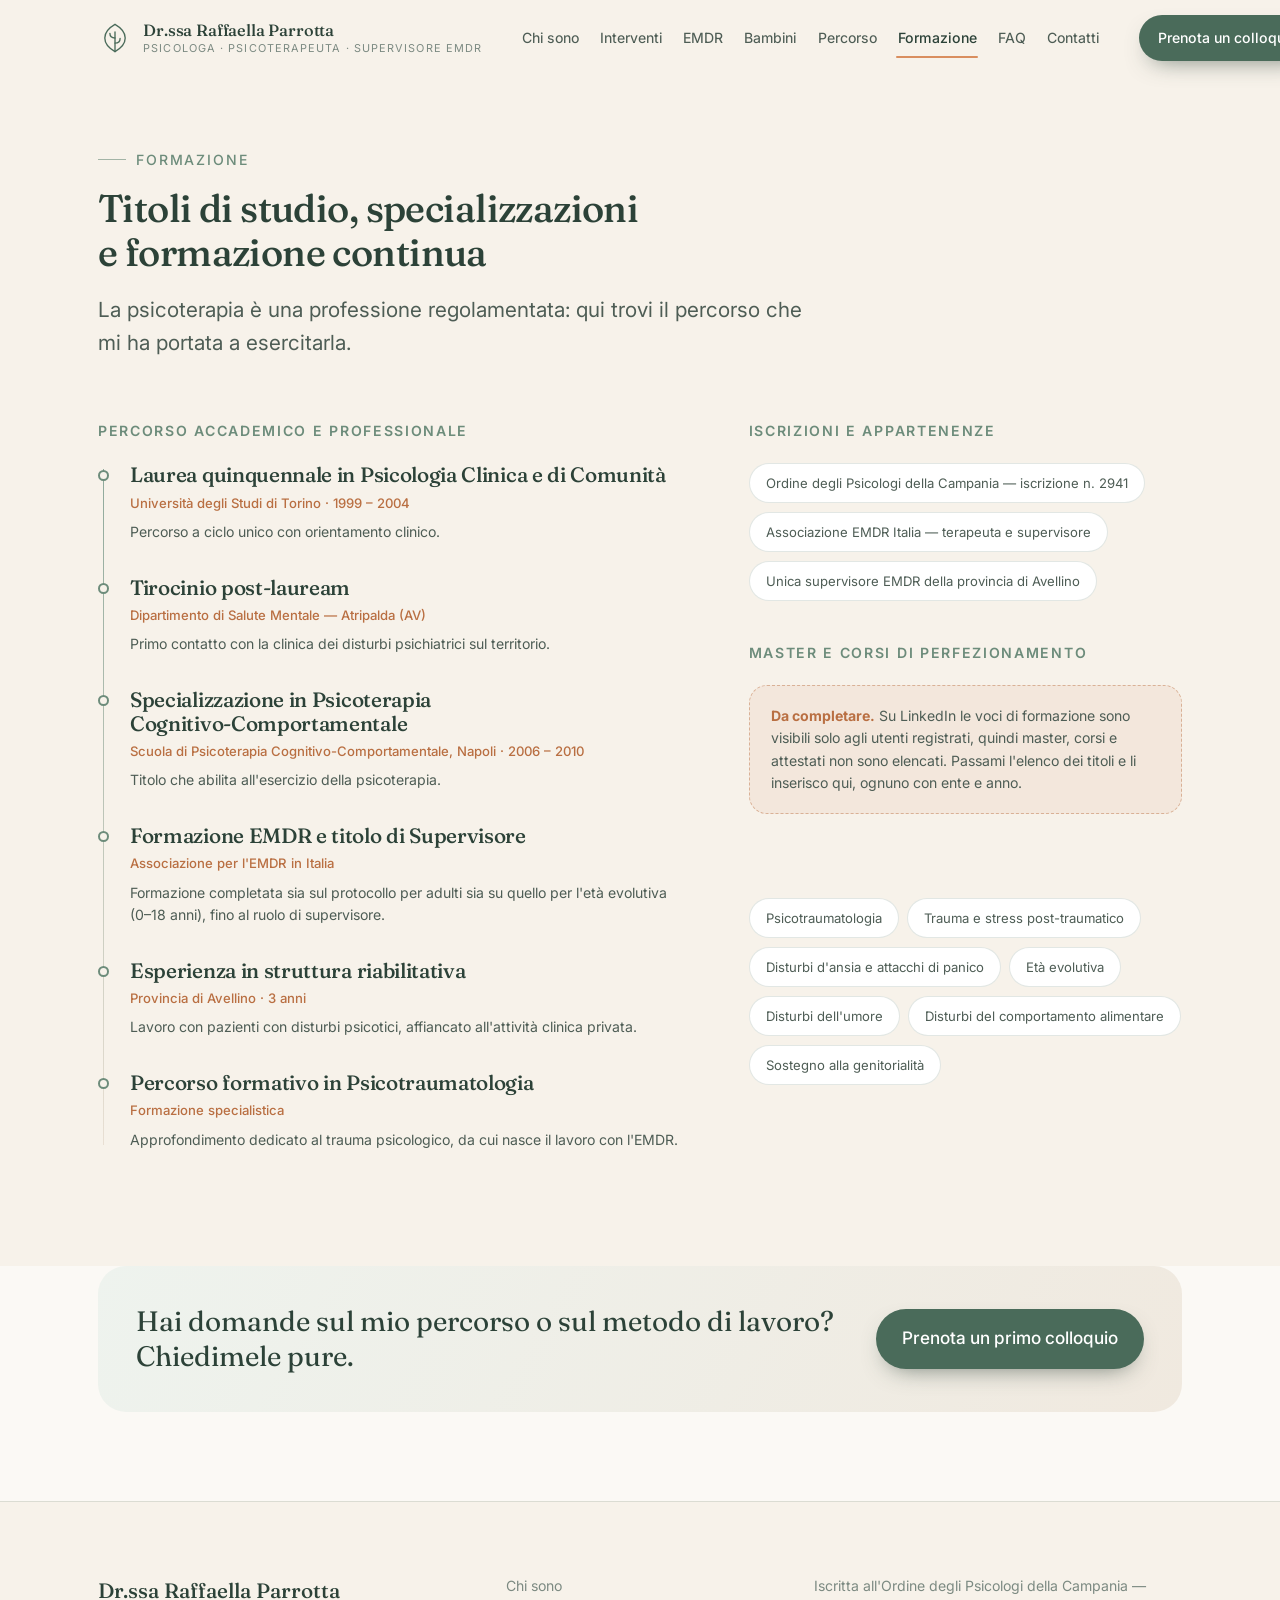
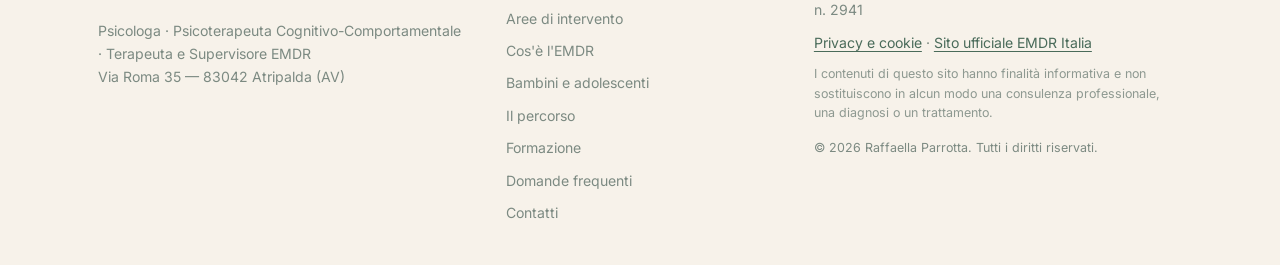
<file: formazione.html>
<!DOCTYPE html>
<html lang="it">
<head>
<meta charset="utf-8">
<meta name="viewport" content="width=device-width, initial-scale=1">
<title>Formazione — titoli di studio, specializzazioni e albo</title>
<meta name="description" content="Titoli di studio, specializzazione in psicoterapia cognitivo-comportamentale, formazione EMDR e iscrizione all&#x27;Ordine degli Psicologi della Campania.">
<meta name="author" content="Raffaella Parrotta">
<meta name="theme-color" content="#4A6B5A">

<meta property="og:type" content="website">
<meta property="og:locale" content="it_IT">
<meta property="og:title" content="Formazione — titoli di studio, specializzazioni e albo">
<meta property="og:description" content="Titoli di studio, specializzazione in psicoterapia cognitivo-comportamentale, formazione EMDR e iscrizione all&#x27;Ordine degli Psicologi della Campania.">
<meta property="og:image" content="assets/og-image.jpg">

<link rel="icon" href="assets/favicon.svg" type="image/svg+xml">
<link rel="preconnect" href="https://fonts.googleapis.com">
<link rel="preconnect" href="https://fonts.gstatic.com" crossorigin>
<link href="https://fonts.googleapis.com/css2?family=Fraunces:ital,opsz,wght@0,9..144,400;0,9..144,500;0,9..144,600;1,9..144,400&family=Inter:wght@300;400;500;600&display=swap" rel="stylesheet">
<link rel="stylesheet" href="styles.css">
<script>document.documentElement.classList.add('js');</script>
</head>
<body id="top">

<a class="skip-link" href="#main">Salta al contenuto principale</a>

<!-- ═══════════════ HEADER ═══════════════ -->
<header class="site-header" id="site-header">
  <div class="wrap header-inner">
    <a class="brand" href="index.html" aria-label="Torna alla home">
      <span class="brand-mark" aria-hidden="true">
        <svg viewBox="0 0 40 40" role="presentation">
          <path d="M20 4c7 4 12 9 12 16 0 7-5 12-12 16C13 32 8 27 8 20 8 13 13 8 20 4Z" fill="none" stroke="currentColor" stroke-width="1.6"/>
          <path d="M20 36V13" fill="none" stroke="currentColor" stroke-width="1.6" stroke-linecap="round"/>
          <path d="M20 20c-3.5 0-6-2.2-6-5.5M20 26c3.5 0 6-2.2 6-5.5" fill="none" stroke="currentColor" stroke-width="1.6" stroke-linecap="round"/>
        </svg>
      </span>
      <span class="brand-text">
        <strong>Dr.ssa Raffaella Parrotta</strong>
        <em>Psicologa · Psicoterapeuta · Supervisore EMDR</em>
      </span>
    </a>

    <nav class="nav" id="nav" aria-label="Navigazione principale">
      <ul>
        <li><a href="chi-sono.html">Chi sono</a></li>
        <li><a href="aree-di-intervento.html">Interventi</a></li>
        <li><a href="emdr.html">EMDR</a></li>
        <li><a href="bambini-e-adolescenti.html">Bambini</a></li>
        <li><a href="percorso.html">Percorso</a></li>
        <li><a href="formazione.html" aria-current="page">Formazione</a></li>
        <li><a href="domande-frequenti.html">FAQ</a></li>
        <li><a href="contatti.html">Contatti</a></li>
        <li class="nav-cta"><a class="btn btn-primary" href="contatti.html">Prenota un colloquio</a></li>
      </ul>
    </nav>

    <a class="btn btn-primary btn-sm header-cta" href="contatti.html">Prenota un colloquio</a>

    <button class="nav-toggle" id="nav-toggle" aria-expanded="false" aria-controls="nav" aria-label="Apri il menu">
      <span aria-hidden="true"></span><span aria-hidden="true"></span><span aria-hidden="true"></span>
    </button>
  </div>
  <div class="scroll-progress" id="scroll-progress" aria-hidden="true"></div>
</header>

<main id="main">

<section class="section page-first section-tint" id="formazione">
  <div class="wrap">
    <header class="section-head">
      <p class="eyebrow reveal">Formazione</p>
      <h2 class="reveal" style="--d:.06s">Titoli di studio, specializzazioni e formazione continua</h2>
      <p class="section-sub reveal" style="--d:.12s">
        La psicoterapia è una professione regolamentata: qui trovi il percorso che mi ha portata
        a esercitarla.
      </p>
    </header>

    <div class="cv-grid">
      <div class="cv-col">
        <h3 class="cv-title reveal">Percorso accademico e professionale</h3>
        <ol class="timeline-v">
          <!-- Anni ricavati dal profilo LinkedIn (voci parzialmente oscurate dal paywall): da confermare. -->
          <li class="reveal">
            <h4>Laurea quinquennale in Psicologia Clinica e di Comunità</h4>
            <p class="cv-meta">Università degli Studi di Torino · 1999 – 2004</p>
            <p>Percorso a ciclo unico con orientamento clinico.</p>
          </li>
          <li class="reveal" style="--d:.08s">
            <h4>Tirocinio post-lauream</h4>
            <p class="cv-meta">Dipartimento di Salute Mentale — Atripalda (AV)</p>
            <p>Primo contatto con la clinica dei disturbi psichiatrici sul territorio.</p>
          </li>
          <li class="reveal" style="--d:.16s">
            <h4>Specializzazione in Psicoterapia Cognitivo-Comportamentale</h4>
            <p class="cv-meta">Scuola di Psicoterapia Cognitivo-Comportamentale, Napoli · 2006 – 2010</p>
            <p>Titolo che abilita all'esercizio della psicoterapia.</p>
          </li>
          <li class="reveal" style="--d:.24s">
            <h4>Formazione EMDR e titolo di Supervisore</h4>
            <p class="cv-meta">Associazione per l'EMDR in Italia</p>
            <p>Formazione completata sia sul protocollo per adulti sia su quello per l'età evolutiva (0–18 anni), fino al ruolo di supervisore.</p>
          </li>
          <li class="reveal" style="--d:.32s">
            <h4>Esperienza in struttura riabilitativa</h4>
            <p class="cv-meta">Provincia di Avellino · 3 anni</p>
            <p>Lavoro con pazienti con disturbi psicotici, affiancato all'attività clinica privata.</p>
          </li>
          <li class="reveal" style="--d:.4s">
            <h4>Percorso formativo in Psicotraumatologia</h4>
            <p class="cv-meta">Formazione specialistica</p>
            <p>Approfondimento dedicato al trauma psicologico, da cui nasce il lavoro con l'EMDR.</p>
          </li>
        </ol>
      </div>

      <div class="cv-col">
        <h3 class="cv-title reveal">Iscrizioni e appartenenze</h3>
        <ul class="chips reveal">
          <!-- Numero trovato sull'albo pubblico dell'Ordine Psicologi Regione Campania (oprc.it):
               "Numero id iscrizione: 2941". DA FAR CONFERMARE alla dott.ssa prima di pubblicare. -->
          <li>Ordine degli Psicologi della Campania — iscrizione n. 2941</li>
          <li>Associazione EMDR Italia — terapeuta e supervisore</li>
          <li>Unica supervisore EMDR della provincia di Avellino</li>
        </ul>

        <h3 class="cv-title reveal">Master e corsi di perfezionamento</h3>
        <div class="todo-box reveal">
          <p>
            <strong>Da completare.</strong> Su LinkedIn le voci di formazione sono visibili solo
            agli utenti registrati, quindi master, corsi e attestati non sono elencati. Passami
            l'elenco dei titoli e li inserisco qui, ognuno con ente e anno.
          </p>
        </div>

        <h3 class="cv-title reveal">Ambiti di formazione continua</h3>
        <ul class="chips reveal">
          <li>Psicotraumatologia</li>
          <li>Trauma e stress post-traumatico</li>
          <li>Disturbi d'ansia e attacchi di panico</li>
          <li>Età evolutiva</li>
          <li>Disturbi dell'umore</li>
          <li>Disturbi del comportamento alimentare</li>
          <li>Sostegno alla genitorialità</li>
        </ul>
      </div>
    </div>
  </div>
</section>
<section class="page-cta">
  <div class="wrap">
    <div class="page-cta-inner reveal">
      <p>Hai domande sul mio percorso o sul metodo di lavoro? Chiedimele pure.</p>
      <a class="btn btn-primary" href="contatti.html">Prenota un primo colloquio</a>
    </div>
  </div>
</section>

</main>

<!-- ═══════════════ FOOTER ═══════════════ -->
<footer class="site-footer">
  <div class="wrap footer-inner">
    <div class="footer-brand">
      <strong>Dr.ssa Raffaella Parrotta</strong>
      <p>Psicologa · Psicoterapeuta Cognitivo-Comportamentale · Terapeuta e Supervisore EMDR<br>
        Via Roma 35 — 83042 Atripalda (AV)</p>
    </div>

    <nav class="footer-nav" aria-label="Navigazione secondaria">
      <a href="chi-sono.html">Chi sono</a>
      <a href="aree-di-intervento.html">Aree di intervento</a>
      <a href="emdr.html">Cos'è l'EMDR</a>
      <a href="bambini-e-adolescenti.html">Bambini e adolescenti</a>
      <a href="percorso.html">Il percorso</a>
      <a href="formazione.html">Formazione</a>
      <a href="domande-frequenti.html">Domande frequenti</a>
      <a href="contatti.html">Contatti</a>
    </nav>

    <div class="footer-legal">
      <!-- Quando avrai la P. IVA, aggiungila qui: · P. IVA 01234567890 -->
      <p>Iscritta all'Ordine degli Psicologi della Campania — n. 2941</p>
      <p>
        <a href="privacy.html">Privacy e cookie</a> ·
        <a href="https://emdr.it/" target="_blank" rel="noopener">Sito ufficiale EMDR Italia</a>
      </p>
      <p class="disclaimer">
        I contenuti di questo sito hanno finalità informativa e non sostituiscono in alcun modo
        una consulenza professionale, una diagnosi o un trattamento.
      </p>
      <p class="copy">© <span id="year">2026</span> Raffaella Parrotta. Tutti i diritti riservati.</p>
    </div>
  </div>
</footer>

<a class="to-top" id="to-top" href="#top" aria-label="Torna in alto">
  <svg viewBox="0 0 24 24" aria-hidden="true"><path d="M12 19V6M6 12l6-6 6 6" fill="none" stroke="currentColor" stroke-width="1.8" stroke-linecap="round" stroke-linejoin="round"/></svg>
</a>


<script src="script.js" defer></script>
</body>
</html>
</file>
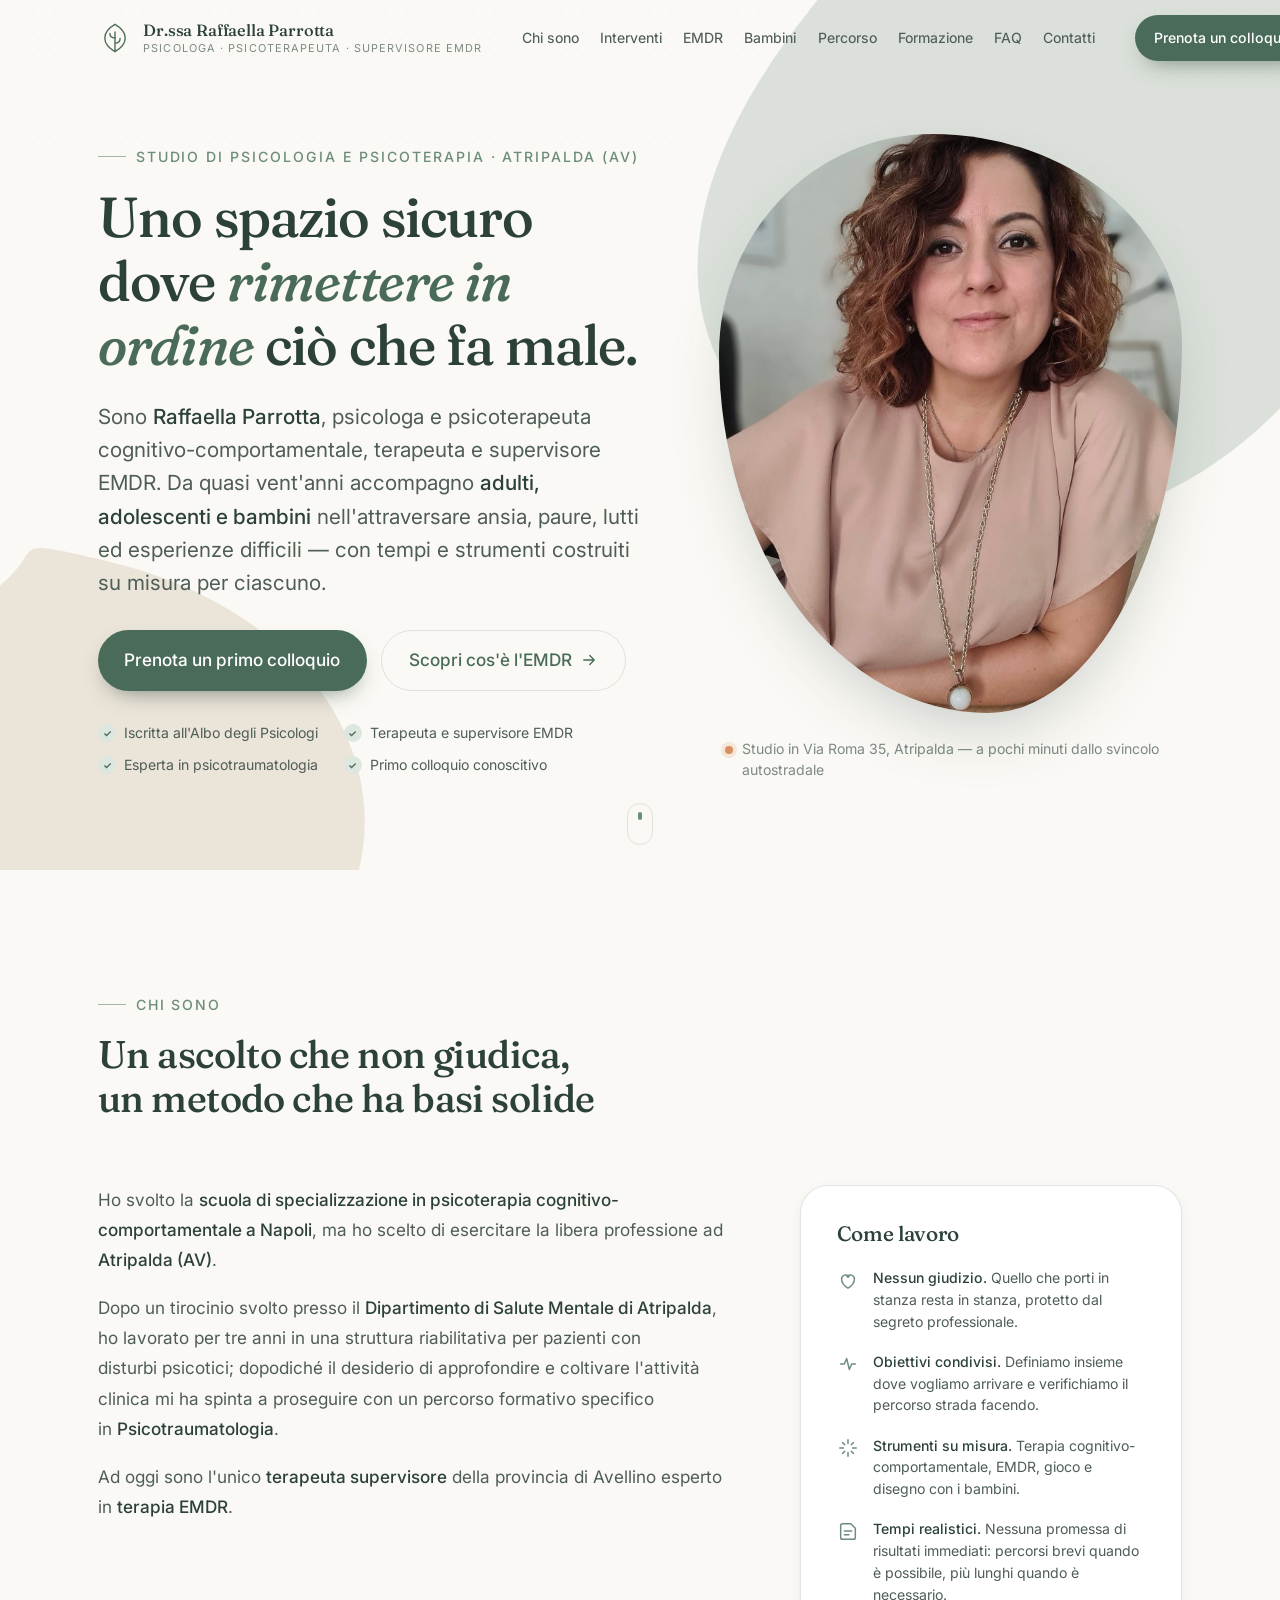
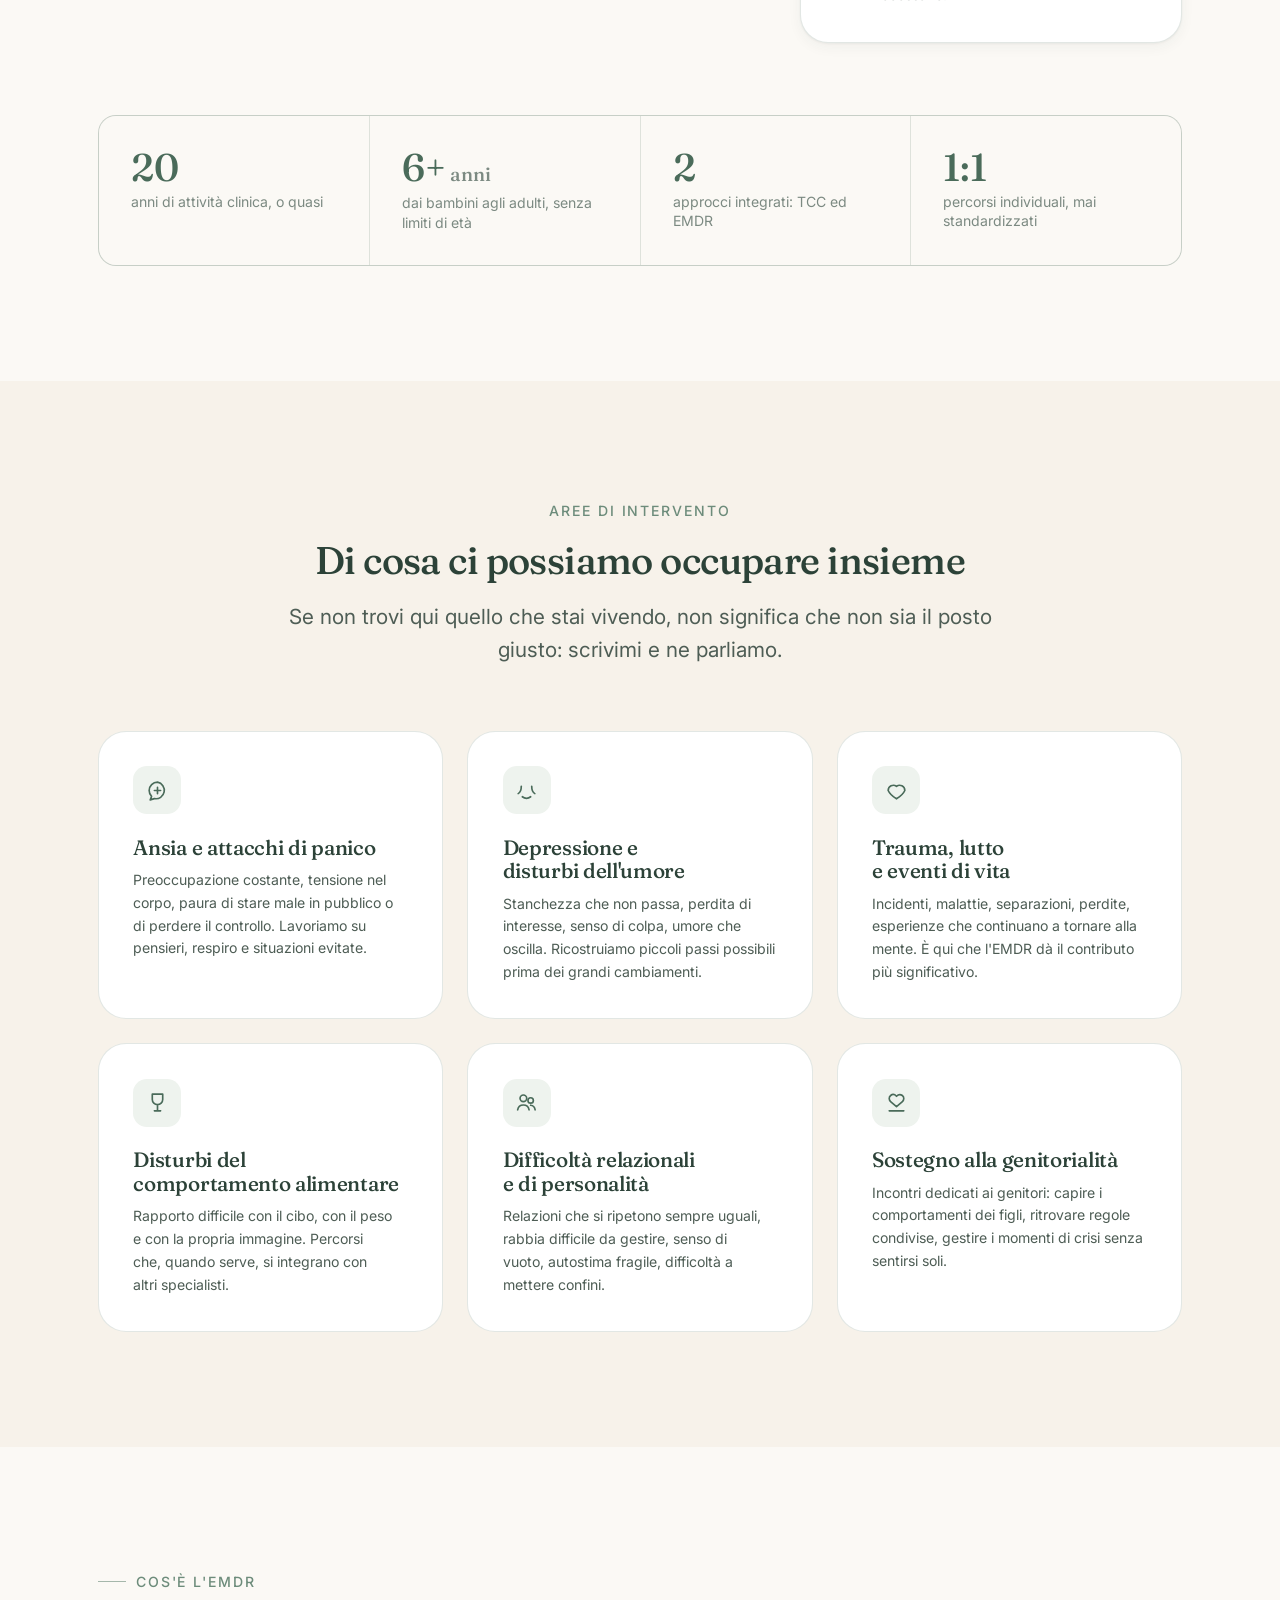
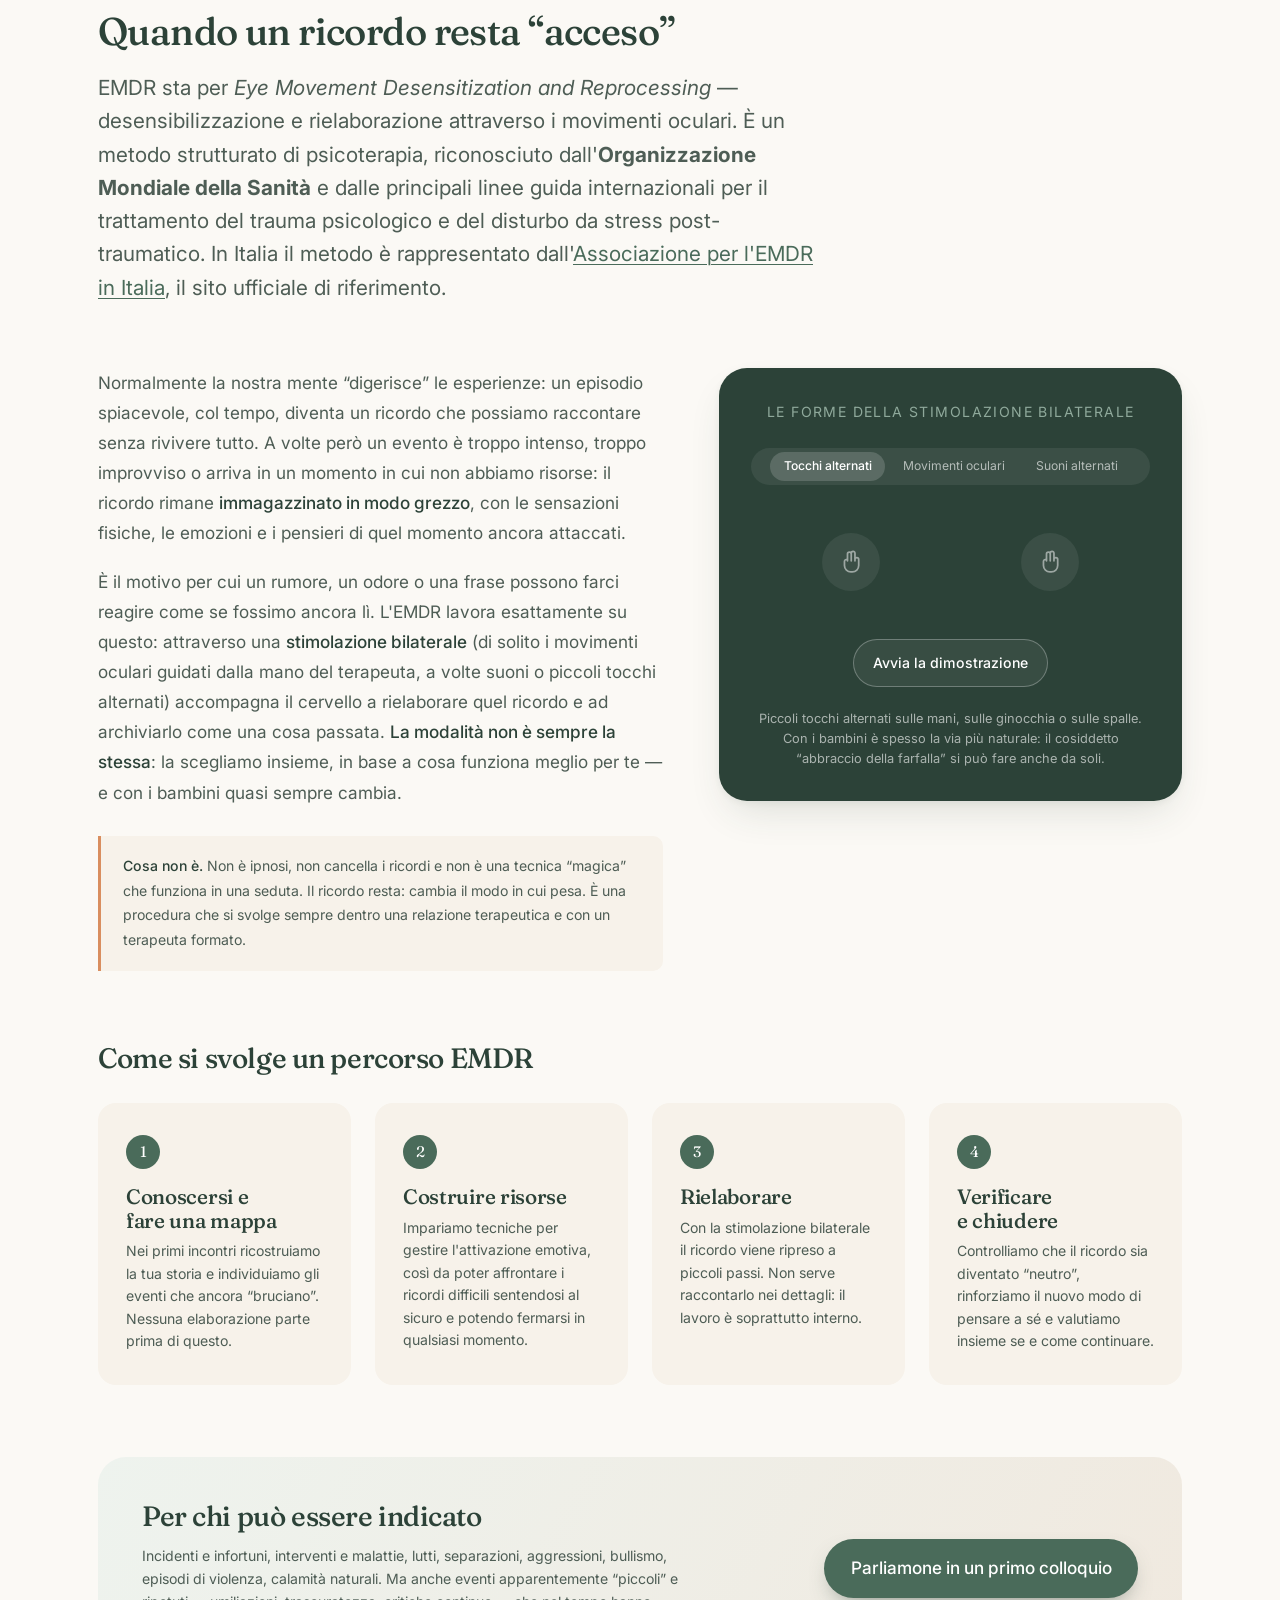
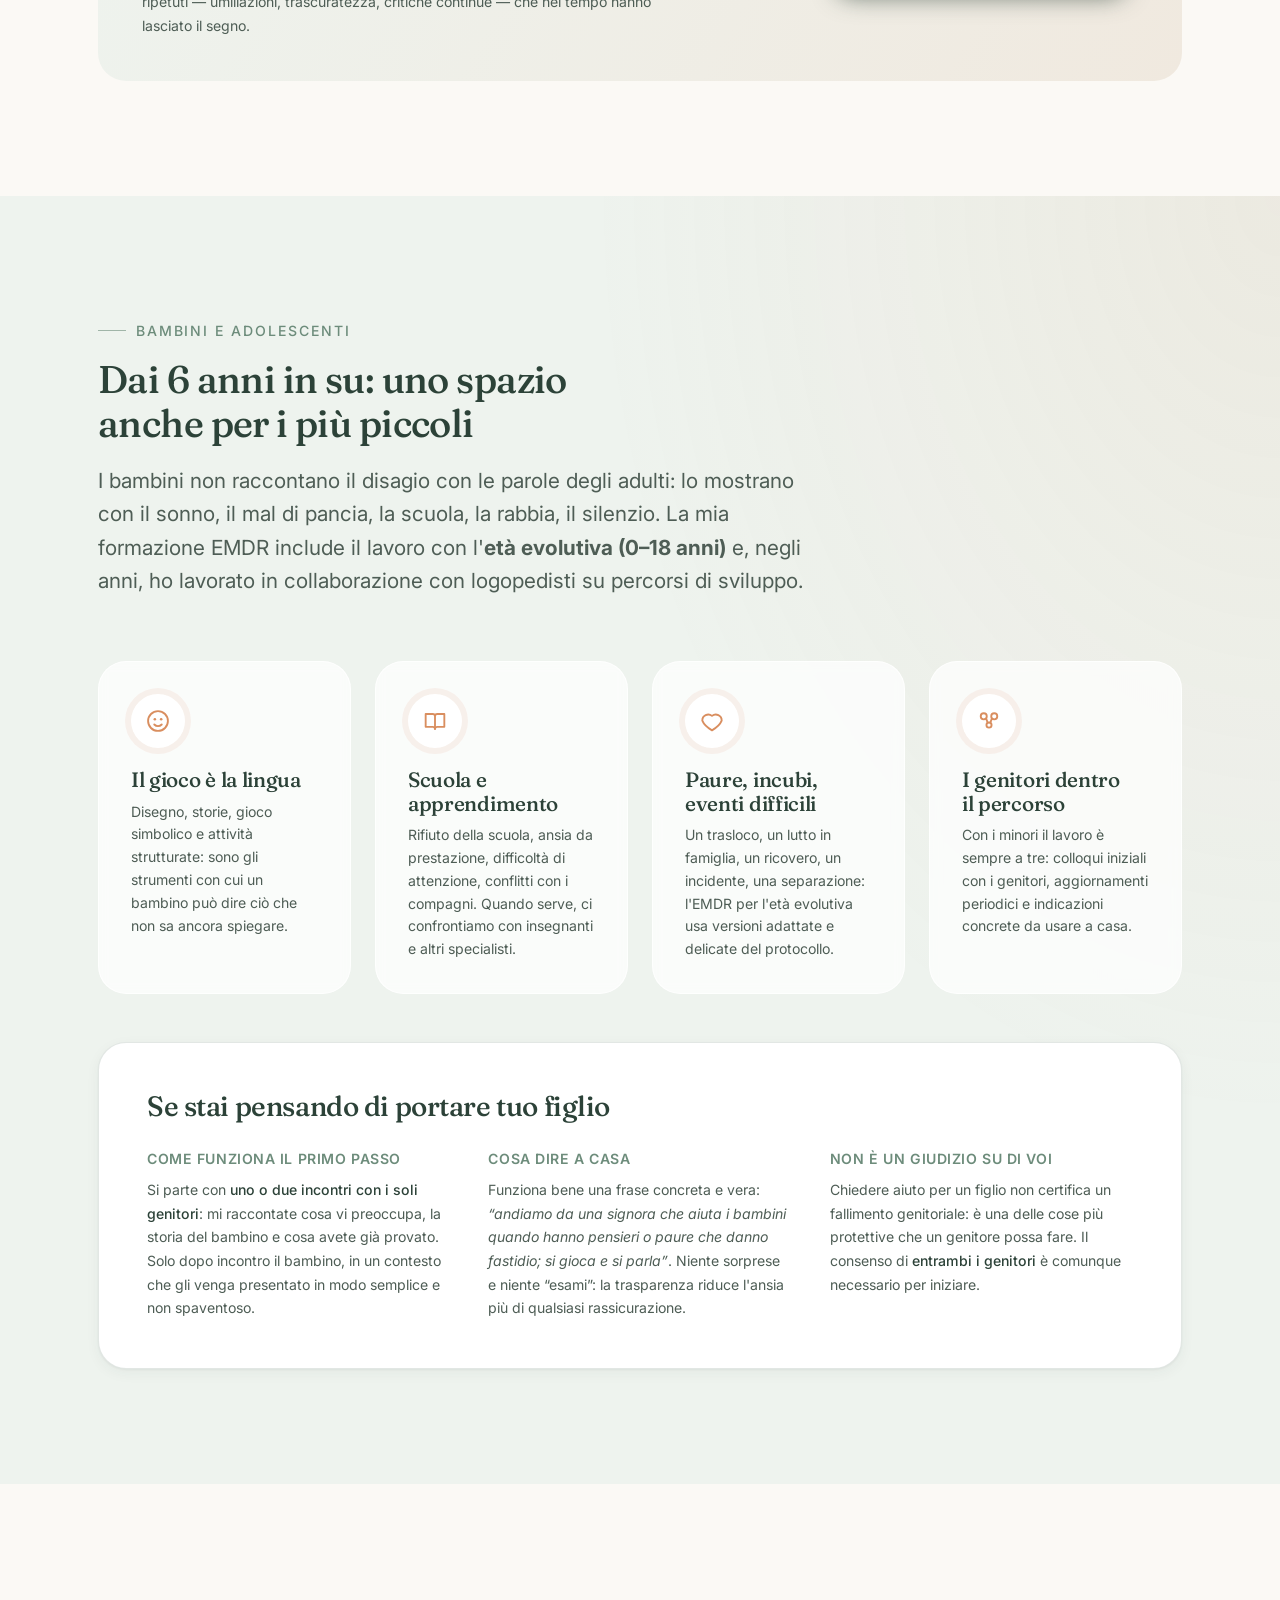
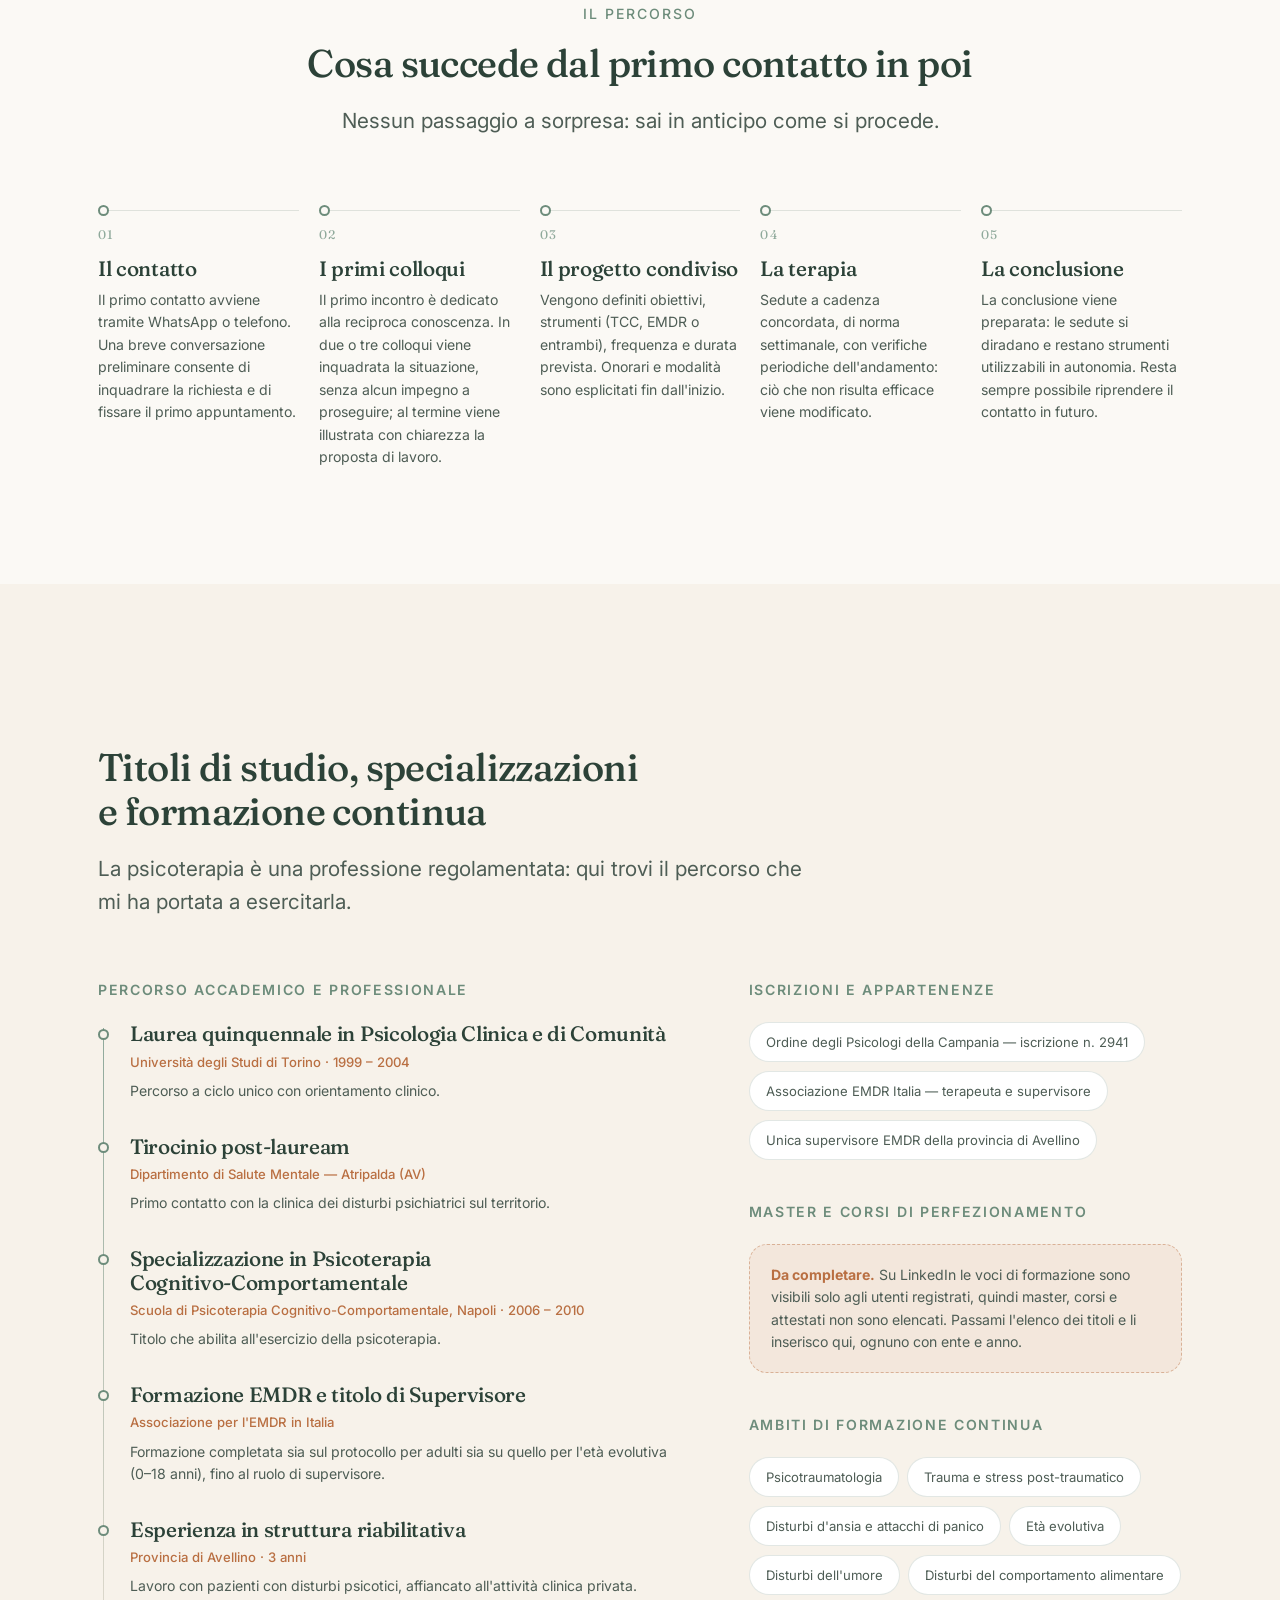
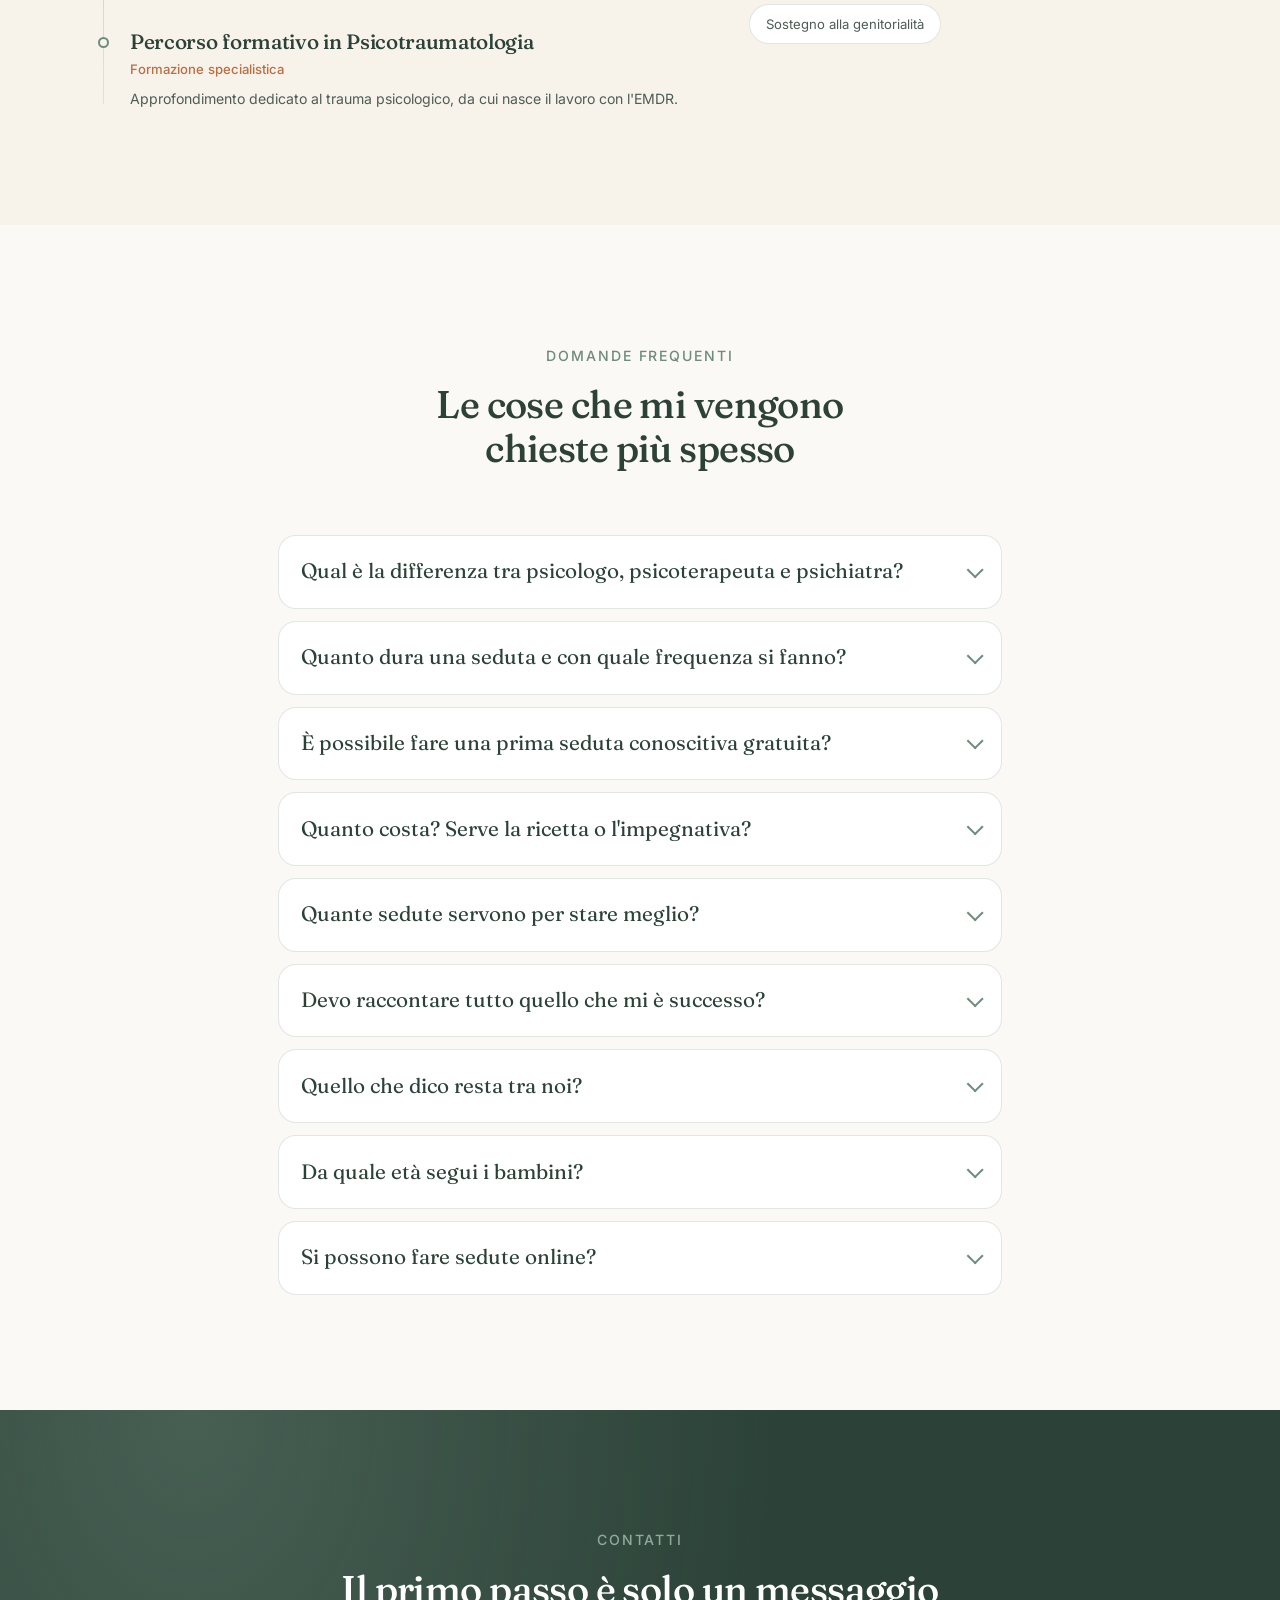
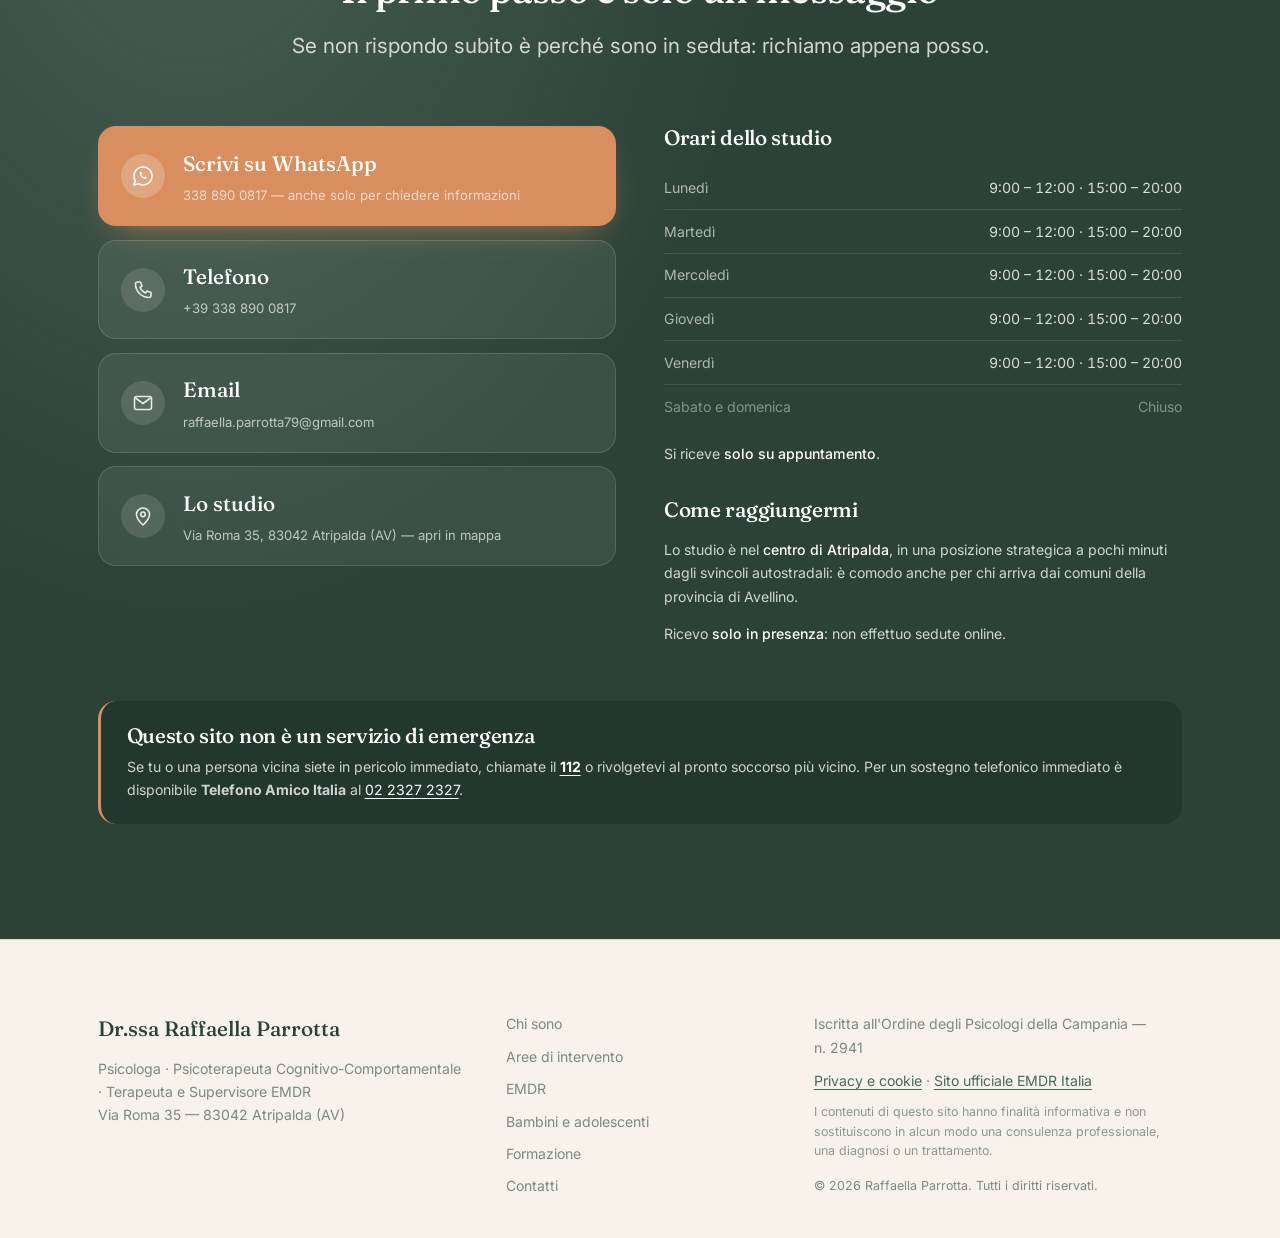
<file: onepage.html>
<!DOCTYPE html>
<html lang="it">
<head>
<meta charset="utf-8">
<meta name="viewport" content="width=device-width, initial-scale=1">
<title>Dr.ssa Raffaella Parrotta — Psicologa, Psicoterapeuta e Supervisore EMDR ad Atripalda (AV)</title>
<meta name="description" content="Dr.ssa Raffaella Parrotta, psicologa e psicoterapeuta cognitivo-comportamentale, terapeuta e supervisore EMDR ad Atripalda (Avellino). Percorsi per adulti, adolescenti e bambini dai 6 anni.">
<meta name="author" content="Raffaella Parrotta">
<meta name="theme-color" content="#4A6B5A">
<link rel="canonical" href="https://www.raffaellaparrotta.it/">

<!-- Open Graph -->
<meta property="og:type" content="website">
<meta property="og:locale" content="it_IT">
<meta property="og:title" content="Dr.ssa Raffaella Parrotta — Psicologa e Psicoterapeuta EMDR">
<meta property="og:description" content="Uno spazio sicuro per adulti, adolescenti e bambini. Psicoterapia cognitivo-comportamentale ed EMDR ad Atripalda (AV).">
<meta property="og:url" content="https://www.raffaellaparrotta.it/">
<meta property="og:image" content="assets/og-image.jpg">

<link rel="icon" href="assets/favicon.svg" type="image/svg+xml">
<link rel="preconnect" href="https://fonts.googleapis.com">
<link rel="preconnect" href="https://fonts.gstatic.com" crossorigin>
<link href="https://fonts.googleapis.com/css2?family=Fraunces:ital,opsz,wght@0,9..144,400;0,9..144,500;0,9..144,600;1,9..144,400&family=Inter:wght@300;400;500;600&display=swap" rel="stylesheet">
<link rel="stylesheet" href="styles.css">
<script>document.documentElement.classList.add('js');</script>
</head>
<body>

<a class="skip-link" href="#main">Salta al contenuto principale</a>

<!-- ═══════════════ HEADER ═══════════════ -->
<header class="site-header" id="site-header">
  <div class="wrap header-inner">
    <a class="brand" href="#top" aria-label="Torna all'inizio">
      <span class="brand-mark" aria-hidden="true">
        <svg viewBox="0 0 40 40" role="presentation">
          <path d="M20 4c7 4 12 9 12 16 0 7-5 12-12 16C13 32 8 27 8 20 8 13 13 8 20 4Z" fill="none" stroke="currentColor" stroke-width="1.6"/>
          <path d="M20 36V13" fill="none" stroke="currentColor" stroke-width="1.6" stroke-linecap="round"/>
          <path d="M20 20c-3.5 0-6-2.2-6-5.5M20 26c3.5 0 6-2.2 6-5.5" fill="none" stroke="currentColor" stroke-width="1.6" stroke-linecap="round"/>
        </svg>
      </span>
      <span class="brand-text">
        <strong>Dr.ssa Raffaella Parrotta</strong>
        <em>Psicologa · Psicoterapeuta · Supervisore EMDR</em>
      </span>
    </a>

    <nav class="nav" id="nav" aria-label="Navigazione principale">
      <ul>
        <li><a href="#chi-sono">Chi sono</a></li>
        <li><a href="#aree">Interventi</a></li>
        <li><a href="#emdr">EMDR</a></li>
        <li><a href="#bambini">Bambini</a></li>
        <li><a href="#percorso">Percorso</a></li>
        <li><a href="#formazione">Formazione</a></li>
        <li><a href="#faq">FAQ</a></li>
        <li><a href="#contatti">Contatti</a></li>
        <li class="nav-cta"><a class="btn btn-primary" href="#contatti">Prenota un colloquio</a></li>
      </ul>
    </nav>

    <a class="btn btn-primary btn-sm header-cta" href="#contatti">Prenota un colloquio</a>

    <button class="nav-toggle" id="nav-toggle" aria-expanded="false" aria-controls="nav" aria-label="Apri il menu">
      <span aria-hidden="true"></span><span aria-hidden="true"></span><span aria-hidden="true"></span>
    </button>
  </div>
  <div class="scroll-progress" id="scroll-progress" aria-hidden="true"></div>
</header>

<main id="main">

<!-- ═══════════════ HERO / PRESENTAZIONE ═══════════════ -->
<section class="hero" id="top">
  <div class="hero-bg" aria-hidden="true">
    <svg class="blob blob-1" viewBox="0 0 600 600"><path d="M300 40c120 0 220 90 240 200s-60 230-170 280-240 20-310-70S30 250 110 150 180 40 300 40Z"/></svg>
    <svg class="blob blob-2" viewBox="0 0 600 600"><path d="M320 20c130 30 250 120 260 250s-110 250-240 290S60 520 30 390 60 130 170 70 190-10 320 20Z"/></svg>
    <span class="grain"></span>
  </div>

  <div class="wrap hero-inner">
    <div class="hero-text">
      <p class="eyebrow reveal">Studio di psicologia e psicoterapia · Atripalda (AV)</p>
      <h1 class="reveal" style="--d:.06s">
        Uno spazio sicuro dove <em>rimettere in ordine</em> ciò che fa male.
      </h1>
      <p class="lead reveal" style="--d:.12s">
        Sono <strong>Raffaella Parrotta</strong>, psicologa e psicoterapeuta cognitivo-comportamentale,
        terapeuta e supervisore EMDR. Da quasi vent'anni accompagno <strong>adulti, adolescenti e bambini</strong>
        nell'attraversare ansia, paure, lutti ed esperienze difficili — con tempi e strumenti
        costruiti su misura per ciascuno.
      </p>
      <div class="hero-actions reveal" style="--d:.18s">
        <a class="btn btn-primary" href="#contatti">Prenota un primo colloquio</a>
        <a class="btn btn-ghost" href="#emdr">
          Scopri cos'è l'EMDR
          <svg viewBox="0 0 24 24" aria-hidden="true" width="18" height="18"><path d="M5 12h13M13 6l6 6-6 6" fill="none" stroke="currentColor" stroke-width="1.8" stroke-linecap="round" stroke-linejoin="round"/></svg>
        </a>
      </div>

      <ul class="hero-badges reveal" style="--d:.24s">
        <li><span aria-hidden="true">✓</span> Iscritta all'Albo degli Psicologi</li>
        <li><span aria-hidden="true">✓</span> Terapeuta e supervisore EMDR</li>
        <li><span aria-hidden="true">✓</span> Esperta in psicotraumatologia</li>
        <li><span aria-hidden="true">✓</span> Primo colloquio conoscitivo</li>
      </ul>
    </div>

    <figure class="hero-figure reveal" style="--d:.3s">
      <div class="portrait">
        <!-- SOSTITUIRE con la foto reale: assets/raffaella-parrotta.jpg -->
        <img src="assets/raffaella-parrotta.jpg" alt="Ritratto della Dr.ssa Raffaella Parrotta" width="720" height="880"
             onerror="this.closest('.portrait').classList.add('is-placeholder'); this.remove();">
        <div class="portrait-placeholder" aria-hidden="true">
          <svg viewBox="0 0 24 24"><path d="M12 13a4 4 0 1 0 0-8 4 4 0 0 0 0 8Zm0 2c-4 0-7 2.2-7 5v1h14v-1c0-2.8-3-5-7-5Z" fill="currentColor"/></svg>
          <p>Inserisci qui la fotografia</p>
          <small>assets/raffaella-parrotta.jpg</small>
        </div>
      </div>
      <figcaption>
        <span class="dot" aria-hidden="true"></span>
        Studio in Via Roma 35, Atripalda — a pochi minuti dallo svincolo autostradale
      </figcaption>
    </figure>
  </div>

  <a class="scroll-cue" href="#chi-sono" aria-label="Scorri alla sezione Chi sono">
    <span aria-hidden="true"></span>
  </a>
</section>

<!-- ═══════════════ CHI SONO ═══════════════ -->
<section class="section" id="chi-sono">
  <div class="wrap">
    <header class="section-head">
      <p class="eyebrow reveal">Chi sono</p>
      <h2 class="reveal" style="--d:.06s">Un ascolto che non giudica, un metodo che ha basi solide</h2>
    </header>

    <div class="prose-grid">
      <div class="prose reveal" style="--d:.1s">
        <p>
          Ho svolto la <strong>scuola di specializzazione in psicoterapia cognitivo-comportamentale
          a Napoli</strong>, ma ho scelto di esercitare la libera professione ad
          <strong>Atripalda (AV)</strong>.
        </p>
        <p>
          Dopo un tirocinio svolto presso il <strong>Dipartimento di Salute Mentale di
          Atripalda</strong>, ho lavorato per tre anni in una struttura riabilitativa per pazienti
          con disturbi psicotici; dopodiché il desiderio di approfondire e coltivare l'attività
          clinica mi ha spinta a proseguire con un percorso formativo specifico in
          <strong>Psicotraumatologia</strong>.
        </p>
        <p>
          Ad oggi sono l'unico <strong>terapeuta supervisore</strong> della provincia di Avellino
          esperto in <strong>terapia EMDR</strong>.
        </p>
      </div>

      <aside class="values reveal" style="--d:.16s" aria-label="Come lavoro">
        <h3>Come lavoro</h3>
        <ul>
          <li>
            <svg viewBox="0 0 24 24" aria-hidden="true"><path d="M12 21s-7-4.4-7-10a4.5 4.5 0 0 1 8.1-2.7L12 9l-1.1-.7A4.5 4.5 0 0 1 19 11c0 5.6-7 10-7 10Z" fill="none" stroke="currentColor" stroke-width="1.6" stroke-linejoin="round"/></svg>
            <div><strong>Nessun giudizio.</strong> Quello che porti in stanza resta in stanza, protetto dal segreto professionale.</div>
          </li>
          <li>
            <svg viewBox="0 0 24 24" aria-hidden="true"><path d="M4 12h4l2.5-6 3 12L16 12h4" fill="none" stroke="currentColor" stroke-width="1.6" stroke-linecap="round" stroke-linejoin="round"/></svg>
            <div><strong>Obiettivi condivisi.</strong> Definiamo insieme dove vogliamo arrivare e verifichiamo il percorso strada facendo.</div>
          </li>
          <li>
            <svg viewBox="0 0 24 24" aria-hidden="true"><path d="M12 3v4M12 17v4M3 12h4M17 12h4M6 6l2.5 2.5M15.5 15.5 18 18M18 6l-2.5 2.5M8.5 15.5 6 18" fill="none" stroke="currentColor" stroke-width="1.6" stroke-linecap="round"/></svg>
            <div><strong>Strumenti su misura.</strong> Terapia cognitivo-comportamentale, EMDR, gioco e disegno con i bambini.</div>
          </li>
          <li>
            <svg viewBox="0 0 24 24" aria-hidden="true"><path d="M4 19V6a2 2 0 0 1 2-2h9l5 5v10a2 2 0 0 1-2 2H6a2 2 0 0 1-2-2Z" fill="none" stroke="currentColor" stroke-width="1.6" stroke-linejoin="round"/><path d="M8 12h8M8 16h5" fill="none" stroke="currentColor" stroke-width="1.6" stroke-linecap="round"/></svg>
            <div><strong>Tempi realistici.</strong> Nessuna promessa di risultati immediati: percorsi brevi quando è possibile, più lunghi quando è necessario.</div>
          </li>
        </ul>
      </aside>
    </div>

    <ul class="stats" aria-label="In sintesi">
      <li class="reveal"><strong data-count="20">20</strong><span>anni di attività clinica, o quasi</span></li>
      <li class="reveal" style="--d:.08s"><strong>6+<span class="unit"> anni</span></strong><span>dai bambini agli adulti, senza limiti di età</span></li>
      <li class="reveal" style="--d:.16s"><strong>2</strong><span>approcci integrati: TCC ed EMDR</span></li>
      <li class="reveal" style="--d:.24s"><strong>1:1</strong><span>percorsi individuali, mai standardizzati</span></li>
    </ul>
  </div>
</section>

<!-- ═══════════════ AREE DI INTERVENTO ═══════════════ -->
<section class="section section-tint" id="aree">
  <div class="wrap">
    <header class="section-head center">
      <p class="eyebrow reveal">Aree di intervento</p>
      <h2 class="reveal" style="--d:.06s">Di cosa ci possiamo occupare insieme</h2>
      <p class="section-sub reveal" style="--d:.12s">
        Se non trovi qui quello che stai vivendo, non significa che non sia il posto giusto:
        scrivimi e ne parliamo.
      </p>
    </header>

    <div class="cards">
      <article class="card reveal">
        <span class="card-icon" aria-hidden="true">
          <svg viewBox="0 0 24 24"><path d="M12 4a8 8 0 0 0-8 8c0 2.2.9 4.2 2.3 5.7L5 21l4-1.2A8 8 0 1 0 12 4Z" fill="none" stroke="currentColor" stroke-width="1.6" stroke-linejoin="round"/><path d="M9 12h6M12 9v6" fill="none" stroke="currentColor" stroke-width="1.6" stroke-linecap="round"/></svg>
        </span>
        <h3>Ansia e attacchi di panico</h3>
        <p>Preoccupazione costante, tensione nel corpo, paura di stare male in pubblico o di perdere il controllo. Lavoriamo su pensieri, respiro e situazioni evitate.</p>
      </article>

      <article class="card reveal" style="--d:.06s">
        <span class="card-icon" aria-hidden="true">
          <svg viewBox="0 0 24 24"><path d="M4 15c2-1 3-4 3-7M20 15c-2-1-3-4-3-7" fill="none" stroke="currentColor" stroke-width="1.6" stroke-linecap="round"/><path d="M8 18c1.2 1 2.5 1.5 4 1.5s2.8-.5 4-1.5" fill="none" stroke="currentColor" stroke-width="1.6" stroke-linecap="round"/></svg>
        </span>
        <h3>Depressione e disturbi dell'umore</h3>
        <p>Stanchezza che non passa, perdita di interesse, senso di colpa, umore che oscilla. Ricostruiamo piccoli passi possibili prima dei grandi cambiamenti.</p>
      </article>

      <article class="card reveal" style="--d:.12s">
        <span class="card-icon" aria-hidden="true">
          <svg viewBox="0 0 24 24"><path d="M12 20s-6-3.6-8-8a5 5 0 0 1 8-4 5 5 0 0 1 8 4c-2 4.4-8 8-8 8Z" fill="none" stroke="currentColor" stroke-width="1.6" stroke-linejoin="round"/></svg>
        </span>
        <h3>Trauma, lutto e eventi di vita</h3>
        <p>Incidenti, malattie, separazioni, perdite, esperienze che continuano a tornare alla mente. È qui che l'EMDR dà il contributo più significativo.</p>
      </article>

      <article class="card reveal" style="--d:.18s">
        <span class="card-icon" aria-hidden="true">
          <svg viewBox="0 0 24 24"><path d="M7 4h10v5a5 5 0 0 1-10 0V4ZM12 14v6M9 20h6" fill="none" stroke="currentColor" stroke-width="1.6" stroke-linecap="round" stroke-linejoin="round"/></svg>
        </span>
        <h3>Disturbi del comportamento alimentare</h3>
        <p>Rapporto difficile con il cibo, con il peso e con la propria immagine. Percorsi che, quando serve, si integrano con altri specialisti.</p>
      </article>

      <article class="card reveal" style="--d:.24s">
        <span class="card-icon" aria-hidden="true">
          <svg viewBox="0 0 24 24"><circle cx="9" cy="8" r="3.2" fill="none" stroke="currentColor" stroke-width="1.6"/><circle cx="16" cy="10" r="2.6" fill="none" stroke="currentColor" stroke-width="1.6"/><path d="M3.5 19c.6-3 2.8-4.6 5.5-4.6s4.9 1.6 5.5 4.6M16 14.6c2.2.2 3.8 1.7 4.3 4.4" fill="none" stroke="currentColor" stroke-width="1.6" stroke-linecap="round"/></svg>
        </span>
        <h3>Difficoltà relazionali e di personalità</h3>
        <p>Relazioni che si ripetono sempre uguali, rabbia difficile da gestire, senso di vuoto, autostima fragile, difficoltà a mettere confini.</p>
      </article>

      <article class="card reveal" style="--d:.3s">
        <span class="card-icon" aria-hidden="true">
          <svg viewBox="0 0 24 24"><path d="M12 6c-1.6-1.7-4-2-5.6-.7C4.4 6.9 4.6 9.7 6.6 11.4L12 16l5.4-4.6c2-1.7 2.2-4.5.2-6.1C15.9 4 13.6 4.3 12 6Z" fill="none" stroke="currentColor" stroke-width="1.6" stroke-linejoin="round"/><path d="M5 20h14" fill="none" stroke="currentColor" stroke-width="1.6" stroke-linecap="round"/></svg>
        </span>
        <h3>Sostegno alla genitorialità</h3>
        <p>Incontri dedicati ai genitori: capire i comportamenti dei figli, ritrovare regole condivise, gestire i momenti di crisi senza sentirsi soli.</p>
      </article>
    </div>
  </div>
</section>

<!-- ═══════════════ EMDR ═══════════════ -->
<section class="section" id="emdr">
  <div class="wrap">
    <header class="section-head">
      <p class="eyebrow reveal">Cos'è l'EMDR</p>
      <h2 class="reveal" style="--d:.06s">Quando un ricordo resta “acceso”</h2>
      <p class="section-sub reveal" style="--d:.12s">
        EMDR sta per <em>Eye Movement Desensitization and Reprocessing</em> —
        desensibilizzazione e rielaborazione attraverso i movimenti oculari. È un metodo
        strutturato di psicoterapia, riconosciuto dall'<strong>Organizzazione Mondiale della
        Sanità</strong> e dalle principali linee guida internazionali per il trattamento del
        trauma psicologico e del disturbo da stress post-traumatico.
        In Italia il metodo è rappresentato dall'<a href="https://emdr.it/" target="_blank" rel="noopener">Associazione
        per l'EMDR in Italia</a>, il sito ufficiale di riferimento.
      </p>
    </header>

    <div class="emdr-intro">
      <div class="prose reveal" style="--d:.16s">
        <p>
          Normalmente la nostra mente “digerisce” le esperienze: un episodio spiacevole, col tempo,
          diventa un ricordo che possiamo raccontare senza rivivere tutto. A volte però un evento è
          troppo intenso, troppo improvviso o arriva in un momento in cui non abbiamo risorse: il
          ricordo rimane <strong>immagazzinato in modo grezzo</strong>, con le sensazioni fisiche,
          le emozioni e i pensieri di quel momento ancora attaccati.
        </p>
        <p>
          È il motivo per cui un rumore, un odore o una frase possono farci reagire come se fossimo
          ancora lì. L'EMDR lavora esattamente su questo: attraverso una
          <strong>stimolazione bilaterale</strong> (di solito i movimenti oculari guidati dalla mano
          del terapeuta, a volte suoni o piccoli tocchi alternati) accompagna il cervello a
          rielaborare quel ricordo e ad archiviarlo come una cosa passata.
          <strong>La modalità non è sempre la stessa</strong>: la scegliamo insieme, in base a
          cosa funziona meglio per te — e con i bambini quasi sempre cambia.
        </p>
        <p class="note">
          <strong>Cosa non è.</strong> Non è ipnosi, non cancella i ricordi e non è una tecnica
          “magica” che funziona in una seduta. Il ricordo resta: cambia il modo in cui pesa. È una
          procedura che si svolge sempre dentro una relazione terapeutica e con un terapeuta formato.
        </p>
      </div>

      <figure class="emdr-demo reveal" style="--d:.22s">
        <figcaption>Le forme della stimolazione bilaterale</figcaption>

        <div class="demo-tabs" role="group" aria-label="Tipo di stimolazione bilaterale">
          <button type="button" data-mode="tocchi" aria-pressed="true">Tocchi alternati</button>
          <button type="button" data-mode="occhi" aria-pressed="false">Movimenti oculari</button>
          <button type="button" data-mode="suoni" aria-pressed="false">Suoni alternati</button>
        </div>

        <div class="demo-stage" id="demo-stage" data-mode="tocchi">
          <span class="demo-track" aria-hidden="true"></span>
          <span class="demo-dot" aria-hidden="true"></span>

          <span class="demo-pair" aria-hidden="true">
            <span class="demo-side demo-side-l">
              <svg viewBox="0 0 24 24" class="ico-hand"><path d="M9 11V5.2a1.6 1.6 0 0 1 3.2 0V11m0-1.4V4.4a1.6 1.6 0 0 1 3.2 0V11m0-1.2a1.6 1.6 0 0 1 3.2 0V15a5.5 5.5 0 0 1-5.5 5.5h-1A5.5 5.5 0 0 1 6.4 15v-3.4a1.6 1.6 0 0 1 2.6-1.3" fill="none" stroke="currentColor" stroke-width="1.5" stroke-linecap="round" stroke-linejoin="round"/></svg>
              <svg viewBox="0 0 24 24" class="ico-sound"><path d="M11 5 6.5 9H3.5v6h3L11 19V5Z" fill="none" stroke="currentColor" stroke-width="1.6" stroke-linejoin="round"/><path d="M14.5 9.2a4 4 0 0 1 0 5.6M17.3 6.5a8 8 0 0 1 0 11" fill="none" stroke="currentColor" stroke-width="1.6" stroke-linecap="round"/></svg>
            </span>
            <span class="demo-side demo-side-r">
              <svg viewBox="0 0 24 24" class="ico-hand"><path d="M9 11V5.2a1.6 1.6 0 0 1 3.2 0V11m0-1.4V4.4a1.6 1.6 0 0 1 3.2 0V11m0-1.2a1.6 1.6 0 0 1 3.2 0V15a5.5 5.5 0 0 1-5.5 5.5h-1A5.5 5.5 0 0 1 6.4 15v-3.4a1.6 1.6 0 0 1 2.6-1.3" fill="none" stroke="currentColor" stroke-width="1.5" stroke-linecap="round" stroke-linejoin="round"/></svg>
              <svg viewBox="0 0 24 24" class="ico-sound"><path d="M11 5 6.5 9H3.5v6h3L11 19V5Z" fill="none" stroke="currentColor" stroke-width="1.6" stroke-linejoin="round"/><path d="M14.5 9.2a4 4 0 0 1 0 5.6M17.3 6.5a8 8 0 0 1 0 11" fill="none" stroke="currentColor" stroke-width="1.6" stroke-linecap="round"/></svg>
            </span>
          </span>
        </div>

        <button class="btn btn-ghost btn-sm" id="demo-toggle" aria-pressed="false">
          <span class="demo-label">Avvia la dimostrazione</span>
        </button>

        <p class="demo-caption" id="demo-caption" role="status">
          Piccoli tocchi alternati sulle mani, sulle ginocchia o sulle spalle. Con i bambini è
          spesso la via più naturale: il cosiddetto “abbraccio della farfalla” si può fare anche
          da soli.
        </p>
      </figure>
    </div>

    <h3 class="sub-head reveal">Come si svolge un percorso EMDR</h3>
    <ol class="steps">
      <li class="reveal">
        <span class="step-n" aria-hidden="true">1</span>
        <h4>Conoscersi e fare una mappa</h4>
        <p>Nei primi incontri ricostruiamo la tua storia e individuiamo gli eventi che ancora “bruciano”. Nessuna elaborazione parte prima di questo.</p>
      </li>
      <li class="reveal" style="--d:.08s">
        <span class="step-n" aria-hidden="true">2</span>
        <h4>Costruire risorse</h4>
        <p>Impariamo tecniche per gestire l'attivazione emotiva, così da poter affrontare i ricordi difficili sentendosi al sicuro e potendo fermarsi in qualsiasi momento.</p>
      </li>
      <li class="reveal" style="--d:.16s">
        <span class="step-n" aria-hidden="true">3</span>
        <h4>Rielaborare</h4>
        <p>Con la stimolazione bilaterale il ricordo viene ripreso a piccoli passi. Non serve raccontarlo nei dettagli: il lavoro è soprattutto interno.</p>
      </li>
      <li class="reveal" style="--d:.24s">
        <span class="step-n" aria-hidden="true">4</span>
        <h4>Verificare e chiudere</h4>
        <p>Controlliamo che il ricordo sia diventato “neutro”, rinforziamo il nuovo modo di pensare a sé e valutiamo insieme se e come continuare.</p>
      </li>
    </ol>

    <div class="callout reveal">
      <div>
        <h3>Per chi può essere indicato</h3>
        <p>
          Incidenti e infortuni, interventi e malattie, lutti, separazioni, aggressioni,
          bullismo, episodi di violenza, calamità naturali. Ma anche eventi apparentemente
          “piccoli” e ripetuti — umiliazioni, trascuratezza, critiche continue — che nel tempo
          hanno lasciato il segno.
        </p>
      </div>
      <a class="btn btn-primary" href="#contatti">Parliamone in un primo colloquio</a>
    </div>
  </div>
</section>

<!-- ═══════════════ BAMBINI E ADOLESCENTI ═══════════════ -->
<section class="section section-warm" id="bambini">
  <div class="wrap">
    <header class="section-head">
      <p class="eyebrow reveal">Bambini e adolescenti</p>
      <h2 class="reveal" style="--d:.06s">Dai 6 anni in su: uno spazio anche per i più piccoli</h2>
      <p class="section-sub reveal" style="--d:.12s">
        I bambini non raccontano il disagio con le parole degli adulti: lo mostrano con il sonno,
        il mal di pancia, la scuola, la rabbia, il silenzio. La mia formazione EMDR include
        il lavoro con l'<strong>età evolutiva (0–18 anni)</strong> e, negli anni, ho lavorato
        in collaborazione con logopedisti su percorsi di sviluppo.
      </p>
    </header>

    <div class="kids-grid">
      <article class="kid-card reveal">
        <span class="kid-icon" aria-hidden="true">
          <svg viewBox="0 0 24 24"><circle cx="12" cy="12" r="8.5" fill="none" stroke="currentColor" stroke-width="1.6"/><circle cx="9.3" cy="10.5" r="1.1" fill="currentColor"/><circle cx="14.7" cy="10.5" r="1.1" fill="currentColor"/><path d="M8.8 15c.9.9 2 1.4 3.2 1.4s2.3-.5 3.2-1.4" fill="none" stroke="currentColor" stroke-width="1.6" stroke-linecap="round"/></svg>
        </span>
        <h3>Il gioco è la lingua</h3>
        <p>Disegno, storie, gioco simbolico e attività strutturate: sono gli strumenti con cui un bambino può dire ciò che non sa ancora spiegare.</p>
      </article>
      <article class="kid-card reveal" style="--d:.07s">
        <span class="kid-icon" aria-hidden="true">
          <svg viewBox="0 0 24 24"><path d="M4 6h6a2 2 0 0 1 2 2v11a2 2 0 0 0-2-2H4V6ZM20 6h-6a2 2 0 0 0-2 2v11a2 2 0 0 1 2-2h6V6Z" fill="none" stroke="currentColor" stroke-width="1.6" stroke-linejoin="round"/></svg>
        </span>
        <h3>Scuola e apprendimento</h3>
        <p>Rifiuto della scuola, ansia da prestazione, difficoltà di attenzione, conflitti con i compagni. Quando serve, ci confrontiamo con insegnanti e altri specialisti.</p>
      </article>
      <article class="kid-card reveal" style="--d:.14s">
        <span class="kid-icon" aria-hidden="true">
          <svg viewBox="0 0 24 24"><path d="M12 20s-6.5-3.8-8.3-8.3A5.1 5.1 0 0 1 12 7.6a5.1 5.1 0 0 1 8.3 4.1C18.5 16.2 12 20 12 20Z" fill="none" stroke="currentColor" stroke-width="1.6" stroke-linejoin="round"/></svg>
        </span>
        <h3>Paure, incubi, eventi difficili</h3>
        <p>Un trasloco, un lutto in famiglia, un ricovero, un incidente, una separazione: l'EMDR per l'età evolutiva usa versioni adattate e delicate del protocollo.</p>
      </article>
      <article class="kid-card reveal" style="--d:.21s">
        <span class="kid-icon" aria-hidden="true">
          <svg viewBox="0 0 24 24"><circle cx="7.5" cy="8" r="2.6" fill="none" stroke="currentColor" stroke-width="1.6"/><circle cx="16.5" cy="8" r="2.6" fill="none" stroke="currentColor" stroke-width="1.6"/><circle cx="12" cy="15.5" r="2.2" fill="none" stroke="currentColor" stroke-width="1.6"/><path d="M9.4 9.6 11 13.8M14.6 9.6 13 13.8" fill="none" stroke="currentColor" stroke-width="1.6"/></svg>
        </span>
        <h3>I genitori dentro il percorso</h3>
        <p>Con i minori il lavoro è sempre a tre: colloqui iniziali con i genitori, aggiornamenti periodici e indicazioni concrete da usare a casa.</p>
      </article>
    </div>

    <div class="parents-box reveal">
      <h3>Se stai pensando di portare tuo figlio</h3>
      <div class="parents-cols">
        <div>
          <h4>Come funziona il primo passo</h4>
          <p>
            Si parte con <strong>uno o due incontri con i soli genitori</strong>: mi raccontate cosa
            vi preoccupa, la storia del bambino e cosa avete già provato. Solo dopo incontro il
            bambino, in un contesto che gli venga presentato in modo semplice e non spaventoso.
          </p>
        </div>
        <div>
          <h4>Cosa dire a casa</h4>
          <p>
            Funziona bene una frase concreta e vera: <em>“andiamo da una signora che aiuta i
            bambini quando hanno pensieri o paure che danno fastidio; si gioca e si parla”</em>.
            Niente sorprese e niente “esami”: la trasparenza riduce l'ansia più di qualsiasi
            rassicurazione.
          </p>
        </div>
        <div>
          <h4>Non è un giudizio su di voi</h4>
          <p>
            Chiedere aiuto per un figlio non certifica un fallimento genitoriale: è una delle
            cose più protettive che un genitore possa fare. Il consenso di
            <strong>entrambi i genitori</strong> è comunque necessario per iniziare.
          </p>
        </div>
      </div>
    </div>
  </div>
</section>

<!-- ═══════════════ IL PERCORSO ═══════════════ -->
<section class="section" id="percorso">
  <div class="wrap">
    <header class="section-head center">
      <p class="eyebrow reveal">Il percorso</p>
      <h2 class="reveal" style="--d:.06s">Cosa succede dal primo contatto in poi</h2>
      <p class="section-sub reveal" style="--d:.12s">Nessun passaggio a sorpresa: sai in anticipo come si procede.</p>
    </header>

    <ol class="timeline-h">
      <li class="reveal">
        <span class="tl-num" aria-hidden="true">01</span>
        <h3>Il contatto</h3>
        <p>Il primo contatto avviene tramite WhatsApp o telefono. Una breve conversazione preliminare consente di inquadrare la richiesta e di fissare il primo appuntamento.</p>
      </li>
      <li class="reveal" style="--d:.08s">
        <span class="tl-num" aria-hidden="true">02</span>
        <h3>I primi colloqui</h3>
        <p>Il primo incontro è dedicato alla reciproca conoscenza. In due o tre colloqui viene inquadrata la situazione, senza alcun impegno a proseguire; al termine viene illustrata con chiarezza la proposta di lavoro.</p>
      </li>
      <li class="reveal" style="--d:.16s">
        <span class="tl-num" aria-hidden="true">03</span>
        <h3>Il progetto condiviso</h3>
        <p>Vengono definiti obiettivi, strumenti (TCC, EMDR o entrambi), frequenza e durata prevista. Onorari e modalità sono esplicitati fin dall'inizio.</p>
      </li>
      <li class="reveal" style="--d:.24s">
        <span class="tl-num" aria-hidden="true">04</span>
        <h3>La terapia</h3>
        <p>Sedute a cadenza concordata, di norma settimanale, con verifiche periodiche dell'andamento: ciò che non risulta efficace viene modificato.</p>
      </li>
      <li class="reveal" style="--d:.32s">
        <span class="tl-num" aria-hidden="true">05</span>
        <h3>La conclusione</h3>
        <p>La conclusione viene preparata: le sedute si diradano e restano strumenti utilizzabili in autonomia. Resta sempre possibile riprendere il contatto in futuro.</p>
      </li>
    </ol>
  </div>
</section>

<!-- ═══════════════ FORMAZIONE ═══════════════ -->
<section class="section section-tint" id="formazione">
  <div class="wrap">
    <header class="section-head">
      <p class="eyebrow reveal">Formazione</p>
      <h2 class="reveal" style="--d:.06s">Titoli di studio, specializzazioni e formazione continua</h2>
      <p class="section-sub reveal" style="--d:.12s">
        La psicoterapia è una professione regolamentata: qui trovi il percorso che mi ha portata
        a esercitarla.
      </p>
    </header>

    <div class="cv-grid">
      <div class="cv-col">
        <h3 class="cv-title reveal">Percorso accademico e professionale</h3>
        <ol class="timeline-v">
          <!-- Anni ricavati dal profilo LinkedIn (voci parzialmente oscurate dal paywall): da confermare. -->
          <li class="reveal">
            <h4>Laurea quinquennale in Psicologia Clinica e di Comunità</h4>
            <p class="cv-meta">Università degli Studi di Torino · 1999 – 2004</p>
            <p>Percorso a ciclo unico con orientamento clinico.</p>
          </li>
          <li class="reveal" style="--d:.08s">
            <h4>Tirocinio post-lauream</h4>
            <p class="cv-meta">Dipartimento di Salute Mentale — Atripalda (AV)</p>
            <p>Primo contatto con la clinica dei disturbi psichiatrici sul territorio.</p>
          </li>
          <li class="reveal" style="--d:.16s">
            <h4>Specializzazione in Psicoterapia Cognitivo-Comportamentale</h4>
            <p class="cv-meta">Scuola di Psicoterapia Cognitivo-Comportamentale, Napoli · 2006 – 2010</p>
            <p>Titolo che abilita all'esercizio della psicoterapia.</p>
          </li>
          <li class="reveal" style="--d:.24s">
            <h4>Formazione EMDR e titolo di Supervisore</h4>
            <p class="cv-meta">Associazione per l'EMDR in Italia</p>
            <p>Formazione completata sia sul protocollo per adulti sia su quello per l'età evolutiva (0–18 anni), fino al ruolo di supervisore.</p>
          </li>
          <li class="reveal" style="--d:.32s">
            <h4>Esperienza in struttura riabilitativa</h4>
            <p class="cv-meta">Provincia di Avellino · 3 anni</p>
            <p>Lavoro con pazienti con disturbi psicotici, affiancato all'attività clinica privata.</p>
          </li>
          <li class="reveal" style="--d:.4s">
            <h4>Percorso formativo in Psicotraumatologia</h4>
            <p class="cv-meta">Formazione specialistica</p>
            <p>Approfondimento dedicato al trauma psicologico, da cui nasce il lavoro con l'EMDR.</p>
          </li>
        </ol>
      </div>

      <div class="cv-col">
        <h3 class="cv-title reveal">Iscrizioni e appartenenze</h3>
        <ul class="chips reveal">
          <!-- Numero trovato sull'albo pubblico dell'Ordine Psicologi Regione Campania (oprc.it):
               "Numero id iscrizione: 2941". DA FAR CONFERMARE alla dott.ssa prima di pubblicare. -->
          <li>Ordine degli Psicologi della Campania — iscrizione n. 2941</li>
          <li>Associazione EMDR Italia — terapeuta e supervisore</li>
          <li>Unica supervisore EMDR della provincia di Avellino</li>
        </ul>

        <h3 class="cv-title reveal">Master e corsi di perfezionamento</h3>
        <div class="todo-box reveal">
          <p>
            <strong>Da completare.</strong> Su LinkedIn le voci di formazione sono visibili solo
            agli utenti registrati, quindi master, corsi e attestati non sono elencati. Passami
            l'elenco dei titoli e li inserisco qui, ognuno con ente e anno.
          </p>
        </div>

        <h3 class="cv-title reveal">Ambiti di formazione continua</h3>
        <ul class="chips reveal">
          <li>Psicotraumatologia</li>
          <li>Trauma e stress post-traumatico</li>
          <li>Disturbi d'ansia e attacchi di panico</li>
          <li>Età evolutiva</li>
          <li>Disturbi dell'umore</li>
          <li>Disturbi del comportamento alimentare</li>
          <li>Sostegno alla genitorialità</li>
        </ul>
      </div>
    </div>
  </div>
</section>

<!-- ═══════════════ FAQ ═══════════════ -->
<section class="section" id="faq">
  <div class="wrap narrow">
    <header class="section-head center">
      <p class="eyebrow reveal">Domande frequenti</p>
      <h2 class="reveal" style="--d:.06s">Le cose che mi vengono chieste più spesso</h2>
    </header>

    <div class="faq">
      <details class="reveal">
        <summary>Qual è la differenza tra psicologo, psicoterapeuta e psichiatra?</summary>
        <div><p>Lo <strong>psicologo</strong> è laureato in psicologia e iscritto all'Albo: valuta, sostiene, fa consulenza. Lo <strong>psicoterapeuta</strong> ha in più una specializzazione quadriennale che lo abilita a curare i disturbi psicologici attraverso la psicoterapia. Lo <strong>psichiatra</strong> è un medico e può prescrivere farmaci. Io sono psicologa e psicoterapeuta: non prescrivo farmaci, ma se serve lavoro in collaborazione con un medico.</p></div>
      </details>

      <details class="reveal" style="--d:.05s">
        <summary>Quanto dura una seduta e con quale frequenza si fanno?</summary>
        <div><p>Una seduta dura circa <strong>50 minuti</strong>. La frequenza tipica è settimanale nella fase iniziale, per poi diradarsi. Le sedute di rielaborazione EMDR possono richiedere un po' più di tempo: quando è così, lo concordiamo prima.</p></div>
      </details>

      <details class="reveal" style="--d:.1s">
        <summary>È possibile fare una prima seduta conoscitiva gratuita?</summary>
        <div><p>Il primo incontro è un <strong>colloquio conoscitivo</strong> ma resta una seduta a tutti gli effetti, e come tale prevede un onorario: serve a raccontarmi cosa ti porta qui, a farci un'idea reciproca e a valutare insieme se e come proseguire. Non impegna però a continuare — e se ritengo che ti serva un aiuto diverso dal mio, te lo dico e ti indirizzo.</p></div>
      </details>

      <details class="reveal" style="--d:.13s">
        <summary>Quanto costa? Serve la ricetta o l'impegnativa?</summary>
        <div><p>Non è necessaria alcuna prescrizione medica: si accede liberamente. L'<strong>onorario della seduta viene comunicato con chiarezza al primo contatto</strong>, prima di fissare l'appuntamento. La frequenza degli incontri e la durata prevista del percorso sono invece elementi che ritengo corretto condividere di persona, al termine dei primi colloqui, così da poter chiarire ogni dubbio. Le condizioni concordate restano invariate per tutta la durata della terapia. Le prestazioni psicoterapeutiche sono <strong>detraibili</strong> nella dichiarazione dei redditi come spese sanitarie: viene rilasciata regolare fattura.</p></div>
      </details>

      <details class="reveal" style="--d:.15s">
        <summary>Quante sedute servono per stare meglio?</summary>
        <div><p>Dipende da cosa portiamo in stanza. Un singolo evento recente può richiedere pochi mesi; situazioni più antiche o stratificate richiedono più tempo. Dopo i primi colloqui ti do una stima realistica, e la rivediamo insieme mentre procediamo. Chi promette tempi certi prima di conoscerti, non ti sta dicendo la verità.</p></div>
      </details>

      <details class="reveal" style="--d:.2s">
        <summary>Devo raccontare tutto quello che mi è successo?</summary>
        <div><p>No. Decidi tu cosa e quando raccontare. Nell'EMDR in particolare non è necessario descrivere l'evento nel dettaglio: buona parte del lavoro avviene internamente e si può procedere anche restando molto sintetici.</p></div>
      </details>

      <details class="reveal" style="--d:.25s">
        <summary>Quello che dico resta tra noi?</summary>
        <div><p>Sì. Sono vincolata al <strong>segreto professionale</strong> e al Codice Deontologico degli Psicologi, oltre che alla normativa sulla protezione dei dati. Nel caso di minori i genitori vengono aggiornati sull'andamento del percorso, ma i contenuti dei colloqui restano tutelati.</p></div>
      </details>

      <details class="reveal" style="--d:.3s">
        <summary>Da quale età segui i bambini?</summary>
        <div><p>Ricevo bambini <strong>dai 6 anni</strong> in su, oltre ad adolescenti e adulti. Con i minori il percorso inizia sempre con i genitori e richiede il consenso di entrambi.</p></div>
      </details>

      <details class="reveal" style="--d:.35s">
        <summary>Si possono fare sedute online?</summary>
        <div><p>No: <strong>ricevo esclusivamente in presenza</strong>, nello studio di Atripalda. È una scelta precisa. La relazione terapeutica passa anche dal corpo, dagli sguardi e dai silenzi condivisi nella stessa stanza, e alcuni interventi — in particolare l'EMDR e il lavoro con i bambini — perdono efficacia attraverso uno schermo.</p></div>
      </details>
    </div>
  </div>
</section>

<!-- ═══════════════ CONTATTI ═══════════════ -->
<section class="section section-dark" id="contatti">
  <div class="wrap">
    <header class="section-head center on-dark">
      <p class="eyebrow reveal">Contatti</p>
      <h2 class="reveal" style="--d:.06s">Il primo passo è solo un messaggio</h2>
      <p class="section-sub reveal" style="--d:.12s">
        Se non rispondo subito è perché sono in seduta: richiamo appena posso.
      </p>
    </header>

    <div class="contact-grid">
      <div class="contact-actions reveal">
        <a class="contact-tile primary" href="https://wa.me/393388900817" target="_blank" rel="noopener">
          <span class="ct-icon" aria-hidden="true">
            <svg viewBox="0 0 24 24"><path d="M12 3a9 9 0 0 0-7.7 13.6L3 21l4.5-1.2A9 9 0 1 0 12 3Z" fill="none" stroke="currentColor" stroke-width="1.6" stroke-linejoin="round"/><path d="M8.6 8.8c0 3.3 2.7 6 6 6 .9 0 1.4-.6 1.4-1.2 0-.3-1.7-1.2-2-1.1-.3.1-.5.8-.9.8-.7 0-2.6-1.9-2.6-2.6 0-.4.7-.6.8-.9.1-.3-.8-2-1.1-2-.6 0-1.6.5-1.6 1.4Z" fill="currentColor"/></svg>
          </span>
          <span class="ct-body"><strong>Scrivi su WhatsApp</strong><small>338 890 0817 — anche solo per chiedere informazioni</small></span>
        </a>

        <a class="contact-tile" href="tel:+393388900817">
          <span class="ct-icon" aria-hidden="true">
            <svg viewBox="0 0 24 24"><path d="M6.5 4h3l1.5 4-2 1.5a10 10 0 0 0 5.5 5.5L16 13l4 1.5v3c0 1.1-.9 2-2 2C10.8 19.5 4.5 13.2 4.5 6c0-1.1.9-2 2-2Z" fill="none" stroke="currentColor" stroke-width="1.6" stroke-linejoin="round"/></svg>
          </span>
          <span class="ct-body"><strong>Telefono</strong><small>+39 338 890 0817</small></span>
        </a>

        <a class="contact-tile" href="mailto:raffaella.parrotta79@gmail.com">
          <span class="ct-icon" aria-hidden="true">
            <svg viewBox="0 0 24 24"><rect x="3.5" y="5.5" width="17" height="13" rx="2" fill="none" stroke="currentColor" stroke-width="1.6"/><path d="m4.5 7 7.5 5.5L19.5 7" fill="none" stroke="currentColor" stroke-width="1.6" stroke-linejoin="round"/></svg>
          </span>
          <span class="ct-body"><strong>Email</strong><small>raffaella.parrotta79@gmail.com</small></span>
        </a>

        <a class="contact-tile" href="https://www.google.com/maps/search/?api=1&query=Via+Roma+35+83042+Atripalda+AV" target="_blank" rel="noopener">
          <span class="ct-icon" aria-hidden="true">
            <svg viewBox="0 0 24 24"><path d="M12 21s-6.5-6-6.5-10.5a6.5 6.5 0 0 1 13 0C18.5 15 12 21 12 21Z" fill="none" stroke="currentColor" stroke-width="1.6" stroke-linejoin="round"/><circle cx="12" cy="10.3" r="2.3" fill="none" stroke="currentColor" stroke-width="1.6"/></svg>
          </span>
          <span class="ct-body"><strong>Lo studio</strong><small>Via Roma 35, 83042 Atripalda (AV) — apri in mappa</small></span>
        </a>
      </div>

      <div class="contact-info reveal" style="--d:.1s">
        <div class="info-block">
          <h3>Orari dello studio</h3>
          <table class="hours">
            <tbody>
              <tr><th scope="row">Lunedì</th><td>9:00 – 12:00 · 15:00 – 20:00</td></tr>
              <tr><th scope="row">Martedì</th><td>9:00 – 12:00 · 15:00 – 20:00</td></tr>
              <tr><th scope="row">Mercoledì</th><td>9:00 – 12:00 · 15:00 – 20:00</td></tr>
              <tr><th scope="row">Giovedì</th><td>9:00 – 12:00 · 15:00 – 20:00</td></tr>
              <tr><th scope="row">Venerdì</th><td>9:00 – 12:00 · 15:00 – 20:00</td></tr>
              <tr class="closed"><th scope="row">Sabato e domenica</th><td>Chiuso</td></tr>
            </tbody>
          </table>
          <p class="hours-note">Si riceve <strong>solo su appuntamento</strong>.</p>
        </div>

        <div class="info-block">
          <h3>Come raggiungermi</h3>
          <p>
            Lo studio è nel <strong>centro di Atripalda</strong>, in una posizione strategica
            a pochi minuti dagli svincoli autostradali: è comodo anche per chi arriva
            dai comuni della provincia di Avellino.
          </p>
          <p style="margin-top:.8rem">
            Ricevo <strong>solo in presenza</strong>: non effettuo sedute online.
          </p>
        </div>
      </div>
    </div>

    <aside class="emergency reveal" aria-label="Numeri di emergenza">
      <h3>Questo sito non è un servizio di emergenza</h3>
      <p>
        Se tu o una persona vicina siete in pericolo immediato, chiamate il
        <strong><a href="tel:112">112</a></strong> o rivolgetevi al pronto soccorso più vicino.
        Per un sostegno telefonico immediato è disponibile <strong>Telefono Amico Italia</strong>
        al <a href="tel:+390223272327">02 2327 2327</a>.
      </p>
    </aside>
  </div>
</section>

</main>

<!-- ═══════════════ FOOTER ═══════════════ -->
<footer class="site-footer">
  <div class="wrap footer-inner">
    <div class="footer-brand">
      <strong>Dr.ssa Raffaella Parrotta</strong>
      <p>Psicologa · Psicoterapeuta Cognitivo-Comportamentale · Terapeuta e Supervisore EMDR<br>
        Via Roma 35 — 83042 Atripalda (AV)</p>
    </div>

    <nav class="footer-nav" aria-label="Navigazione secondaria">
      <a href="#chi-sono">Chi sono</a>
      <a href="#aree">Aree di intervento</a>
      <a href="#emdr">EMDR</a>
      <a href="#bambini">Bambini e adolescenti</a>
      <a href="#formazione">Formazione</a>
      <a href="#contatti">Contatti</a>
    </nav>

    <div class="footer-legal">
      <!-- Quando avrai la P. IVA, aggiungila qui: · P. IVA 01234567890 -->
      <p>Iscritta all'Ordine degli Psicologi della Campania — n. 2941</p>
      <p>
        <a href="privacy.html">Privacy e cookie</a> ·
        <a href="https://emdr.it/" target="_blank" rel="noopener">Sito ufficiale EMDR Italia</a>
      </p>
      <p class="disclaimer">
        I contenuti di questo sito hanno finalità informativa e non sostituiscono in alcun modo
        una consulenza professionale, una diagnosi o un trattamento.
      </p>
      <p class="copy">© <span id="year">2026</span> Raffaella Parrotta. Tutti i diritti riservati.</p>
    </div>
  </div>
</footer>

<a class="to-top" id="to-top" href="#top" aria-label="Torna in alto">
  <svg viewBox="0 0 24 24" aria-hidden="true"><path d="M12 19V6M6 12l6-6 6 6" fill="none" stroke="currentColor" stroke-width="1.8" stroke-linecap="round" stroke-linejoin="round"/></svg>
</a>

<!-- Dati strutturati per i motori di ricerca -->
<script type="application/ld+json">
{
  "@context": "https://schema.org",
  "@type": "Psychologist",
  "name": "Dr.ssa Raffaella Parrotta — Psicologa, Psicoterapeuta, Terapeuta e Supervisore EMDR",
  "description": "Psicologa e psicoterapeuta cognitivo-comportamentale, terapeuta e supervisore EMDR. Percorsi per adulti, adolescenti e bambini dai 6 anni ad Atripalda (AV).",
  "address": {
    "@type": "PostalAddress",
    "streetAddress": "Via Roma 35",
    "postalCode": "83042",
    "addressLocality": "Atripalda",
    "addressRegion": "AV",
    "addressCountry": "IT"
  },
  "telephone": "+39 338 890 0817",
  "email": "raffaella.parrotta79@gmail.com",
  "availableLanguage": "it",
  "priceRange": "$$",
  "openingHoursSpecification": [{
    "@type": "OpeningHoursSpecification",
    "dayOfWeek": ["Monday","Tuesday","Wednesday","Thursday","Friday"],
    "opens": "09:00", "closes": "12:00"
  }, {
    "@type": "OpeningHoursSpecification",
    "dayOfWeek": ["Monday","Tuesday","Wednesday","Thursday","Friday"],
    "opens": "15:00", "closes": "20:00"
  }],
  "knowsAbout": ["EMDR","Psicoterapia cognitivo-comportamentale","Disturbi d'ansia","Attacchi di panico","Trauma psicologico","Disturbi dell'umore","Disturbi del comportamento alimentare","Età evolutiva"]
}
</script>

<script src="script.js" defer></script>
</body>
</html>
</file>
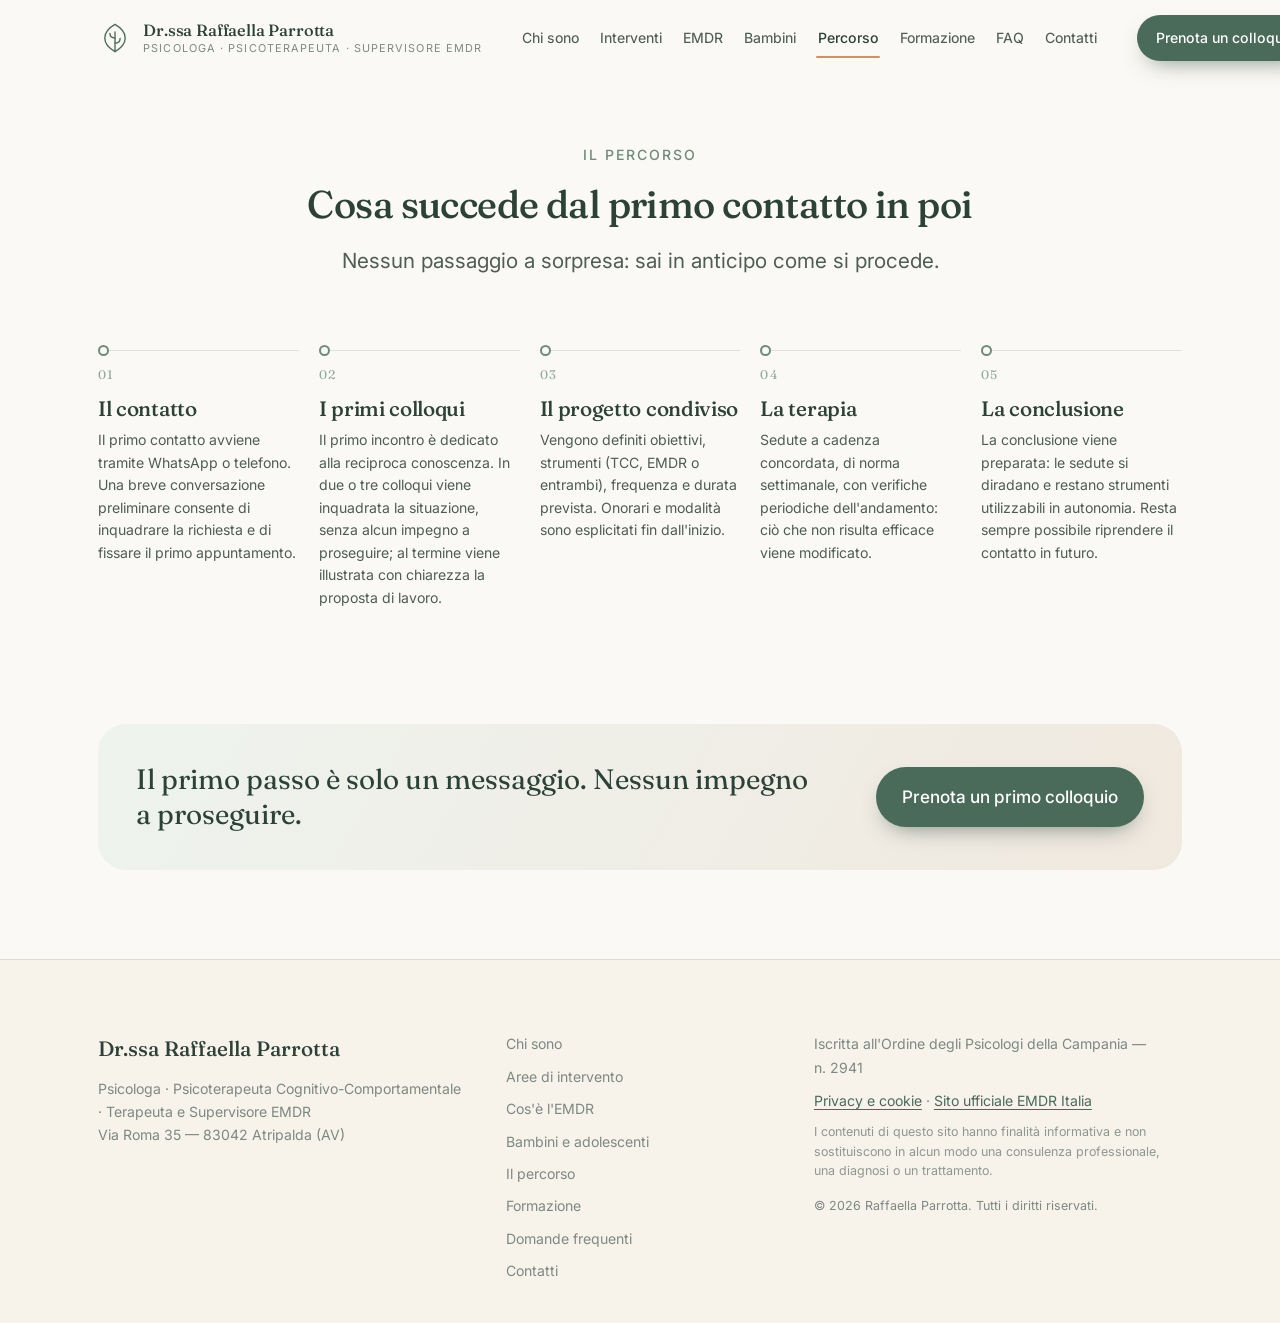
<file: percorso.html>
<!DOCTYPE html>
<html lang="it">
<head>
<meta charset="utf-8">
<meta name="viewport" content="width=device-width, initial-scale=1">
<title>Il percorso — cosa succede dal primo contatto in poi</title>
<meta name="description" content="Come si svolge un percorso di psicoterapia: primo contatto, colloqui conoscitivi, progetto condiviso, terapia e conclusione.">
<meta name="author" content="Raffaella Parrotta">
<meta name="theme-color" content="#4A6B5A">

<meta property="og:type" content="website">
<meta property="og:locale" content="it_IT">
<meta property="og:title" content="Il percorso — cosa succede dal primo contatto in poi">
<meta property="og:description" content="Come si svolge un percorso di psicoterapia: primo contatto, colloqui conoscitivi, progetto condiviso, terapia e conclusione.">
<meta property="og:image" content="assets/og-image.jpg">

<link rel="icon" href="assets/favicon.svg" type="image/svg+xml">
<link rel="preconnect" href="https://fonts.googleapis.com">
<link rel="preconnect" href="https://fonts.gstatic.com" crossorigin>
<link href="https://fonts.googleapis.com/css2?family=Fraunces:ital,opsz,wght@0,9..144,400;0,9..144,500;0,9..144,600;1,9..144,400&family=Inter:wght@300;400;500;600&display=swap" rel="stylesheet">
<link rel="stylesheet" href="styles.css">
<script>document.documentElement.classList.add('js');</script>
</head>
<body id="top">

<a class="skip-link" href="#main">Salta al contenuto principale</a>

<!-- ═══════════════ HEADER ═══════════════ -->
<header class="site-header" id="site-header">
  <div class="wrap header-inner">
    <a class="brand" href="index.html" aria-label="Torna alla home">
      <span class="brand-mark" aria-hidden="true">
        <svg viewBox="0 0 40 40" role="presentation">
          <path d="M20 4c7 4 12 9 12 16 0 7-5 12-12 16C13 32 8 27 8 20 8 13 13 8 20 4Z" fill="none" stroke="currentColor" stroke-width="1.6"/>
          <path d="M20 36V13" fill="none" stroke="currentColor" stroke-width="1.6" stroke-linecap="round"/>
          <path d="M20 20c-3.5 0-6-2.2-6-5.5M20 26c3.5 0 6-2.2 6-5.5" fill="none" stroke="currentColor" stroke-width="1.6" stroke-linecap="round"/>
        </svg>
      </span>
      <span class="brand-text">
        <strong>Dr.ssa Raffaella Parrotta</strong>
        <em>Psicologa · Psicoterapeuta · Supervisore EMDR</em>
      </span>
    </a>

    <nav class="nav" id="nav" aria-label="Navigazione principale">
      <ul>
        <li><a href="chi-sono.html">Chi sono</a></li>
        <li><a href="aree-di-intervento.html">Interventi</a></li>
        <li><a href="emdr.html">EMDR</a></li>
        <li><a href="bambini-e-adolescenti.html">Bambini</a></li>
        <li><a href="percorso.html" aria-current="page">Percorso</a></li>
        <li><a href="formazione.html">Formazione</a></li>
        <li><a href="domande-frequenti.html">FAQ</a></li>
        <li><a href="contatti.html">Contatti</a></li>
        <li class="nav-cta"><a class="btn btn-primary" href="contatti.html">Prenota un colloquio</a></li>
      </ul>
    </nav>

    <a class="btn btn-primary btn-sm header-cta" href="contatti.html">Prenota un colloquio</a>

    <button class="nav-toggle" id="nav-toggle" aria-expanded="false" aria-controls="nav" aria-label="Apri il menu">
      <span aria-hidden="true"></span><span aria-hidden="true"></span><span aria-hidden="true"></span>
    </button>
  </div>
  <div class="scroll-progress" id="scroll-progress" aria-hidden="true"></div>
</header>

<main id="main">

<section class="section page-first" id="percorso">
  <div class="wrap">
    <header class="section-head center">
      <p class="eyebrow reveal">Il percorso</p>
      <h2 class="reveal" style="--d:.06s">Cosa succede dal primo contatto in poi</h2>
      <p class="section-sub reveal" style="--d:.12s">Nessun passaggio a sorpresa: sai in anticipo come si procede.</p>
    </header>

    <ol class="timeline-h">
      <li class="reveal">
        <span class="tl-num" aria-hidden="true">01</span>
        <h3>Il contatto</h3>
        <p>Il primo contatto avviene tramite WhatsApp o telefono. Una breve conversazione preliminare consente di inquadrare la richiesta e di fissare il primo appuntamento.</p>
      </li>
      <li class="reveal" style="--d:.08s">
        <span class="tl-num" aria-hidden="true">02</span>
        <h3>I primi colloqui</h3>
        <p>Il primo incontro è dedicato alla reciproca conoscenza. In due o tre colloqui viene inquadrata la situazione, senza alcun impegno a proseguire; al termine viene illustrata con chiarezza la proposta di lavoro.</p>
      </li>
      <li class="reveal" style="--d:.16s">
        <span class="tl-num" aria-hidden="true">03</span>
        <h3>Il progetto condiviso</h3>
        <p>Vengono definiti obiettivi, strumenti (TCC, EMDR o entrambi), frequenza e durata prevista. Onorari e modalità sono esplicitati fin dall'inizio.</p>
      </li>
      <li class="reveal" style="--d:.24s">
        <span class="tl-num" aria-hidden="true">04</span>
        <h3>La terapia</h3>
        <p>Sedute a cadenza concordata, di norma settimanale, con verifiche periodiche dell'andamento: ciò che non risulta efficace viene modificato.</p>
      </li>
      <li class="reveal" style="--d:.32s">
        <span class="tl-num" aria-hidden="true">05</span>
        <h3>La conclusione</h3>
        <p>La conclusione viene preparata: le sedute si diradano e restano strumenti utilizzabili in autonomia. Resta sempre possibile riprendere il contatto in futuro.</p>
      </li>
    </ol>
  </div>
</section>
<section class="page-cta">
  <div class="wrap">
    <div class="page-cta-inner reveal">
      <p>Il primo passo è solo un messaggio. Nessun impegno a proseguire.</p>
      <a class="btn btn-primary" href="contatti.html">Prenota un primo colloquio</a>
    </div>
  </div>
</section>

</main>

<!-- ═══════════════ FOOTER ═══════════════ -->
<footer class="site-footer">
  <div class="wrap footer-inner">
    <div class="footer-brand">
      <strong>Dr.ssa Raffaella Parrotta</strong>
      <p>Psicologa · Psicoterapeuta Cognitivo-Comportamentale · Terapeuta e Supervisore EMDR<br>
        Via Roma 35 — 83042 Atripalda (AV)</p>
    </div>

    <nav class="footer-nav" aria-label="Navigazione secondaria">
      <a href="chi-sono.html">Chi sono</a>
      <a href="aree-di-intervento.html">Aree di intervento</a>
      <a href="emdr.html">Cos'è l'EMDR</a>
      <a href="bambini-e-adolescenti.html">Bambini e adolescenti</a>
      <a href="percorso.html">Il percorso</a>
      <a href="formazione.html">Formazione</a>
      <a href="domande-frequenti.html">Domande frequenti</a>
      <a href="contatti.html">Contatti</a>
    </nav>

    <div class="footer-legal">
      <!-- Quando avrai la P. IVA, aggiungila qui: · P. IVA 01234567890 -->
      <p>Iscritta all'Ordine degli Psicologi della Campania — n. 2941</p>
      <p>
        <a href="privacy.html">Privacy e cookie</a> ·
        <a href="https://emdr.it/" target="_blank" rel="noopener">Sito ufficiale EMDR Italia</a>
      </p>
      <p class="disclaimer">
        I contenuti di questo sito hanno finalità informativa e non sostituiscono in alcun modo
        una consulenza professionale, una diagnosi o un trattamento.
      </p>
      <p class="copy">© <span id="year">2026</span> Raffaella Parrotta. Tutti i diritti riservati.</p>
    </div>
  </div>
</footer>

<a class="to-top" id="to-top" href="#top" aria-label="Torna in alto">
  <svg viewBox="0 0 24 24" aria-hidden="true"><path d="M12 19V6M6 12l6-6 6 6" fill="none" stroke="currentColor" stroke-width="1.8" stroke-linecap="round" stroke-linejoin="round"/></svg>
</a>


<script src="script.js" defer></script>
</body>
</html>
</file>
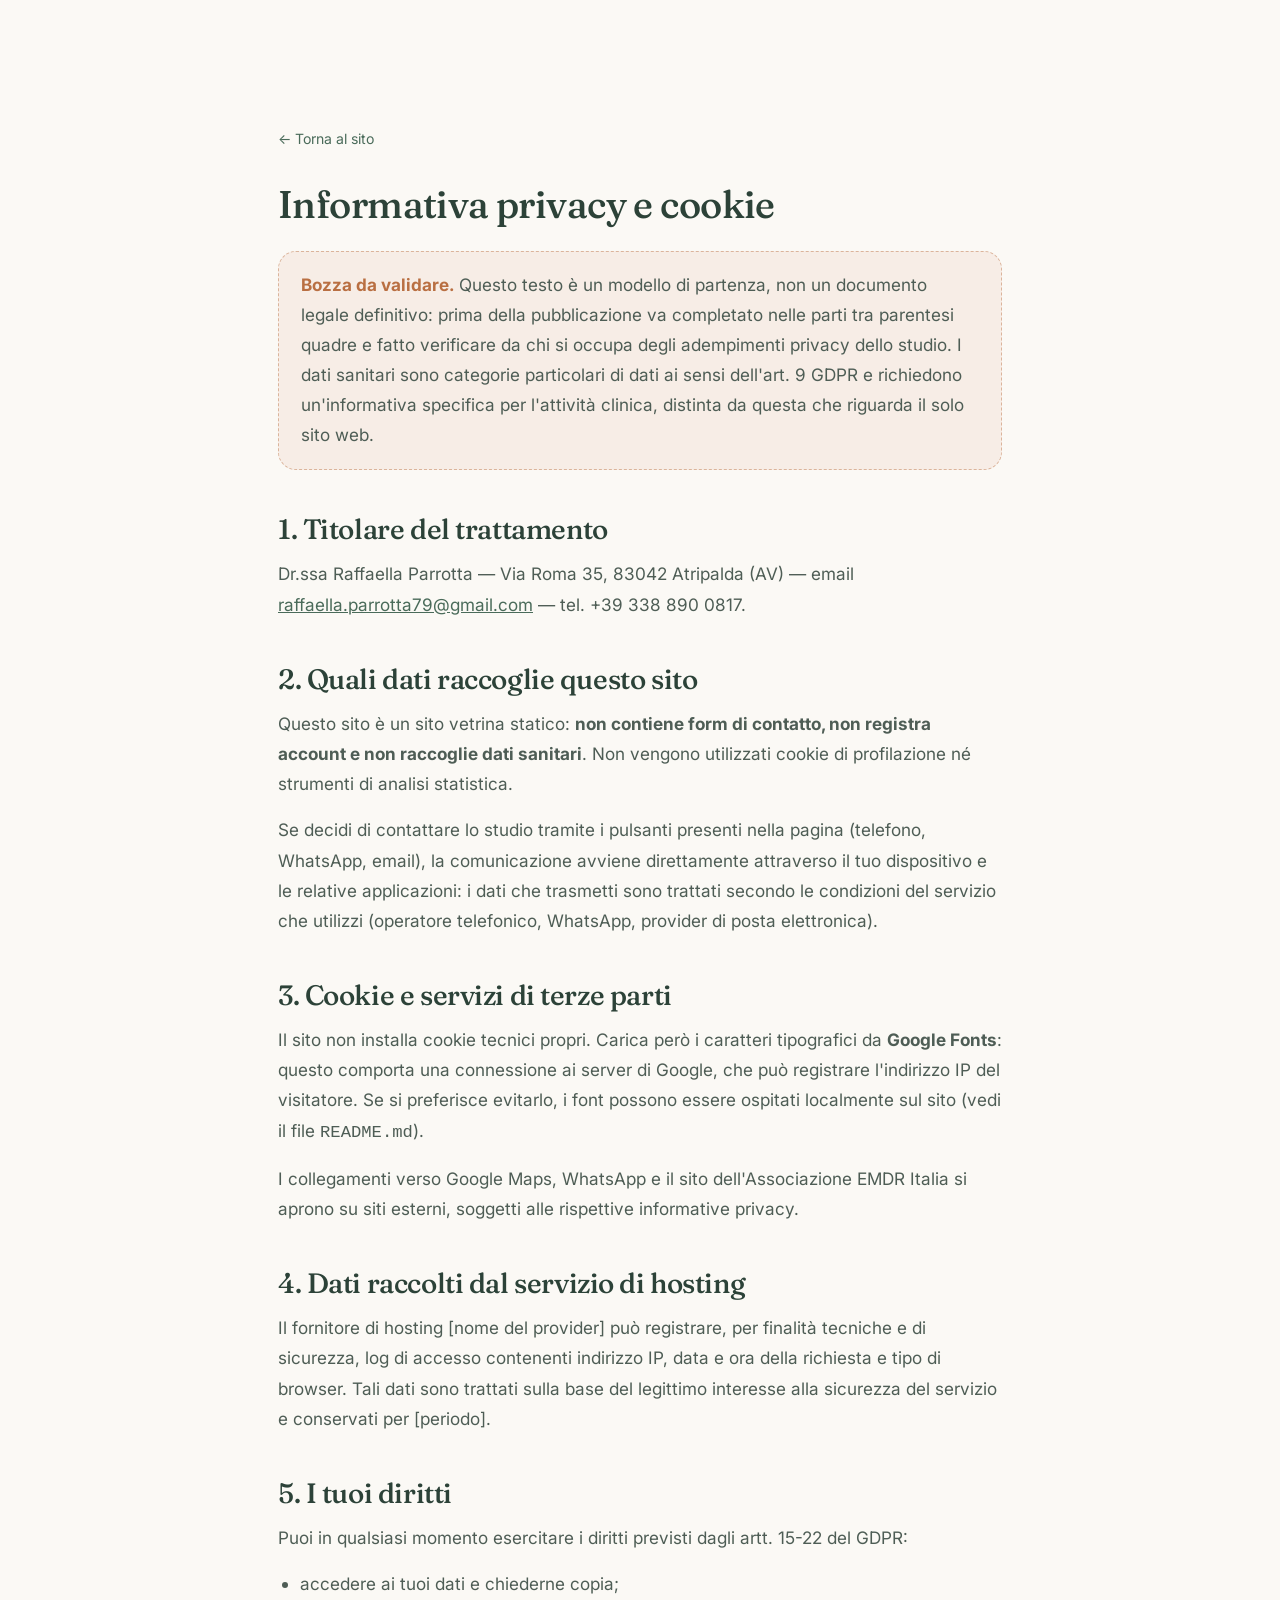
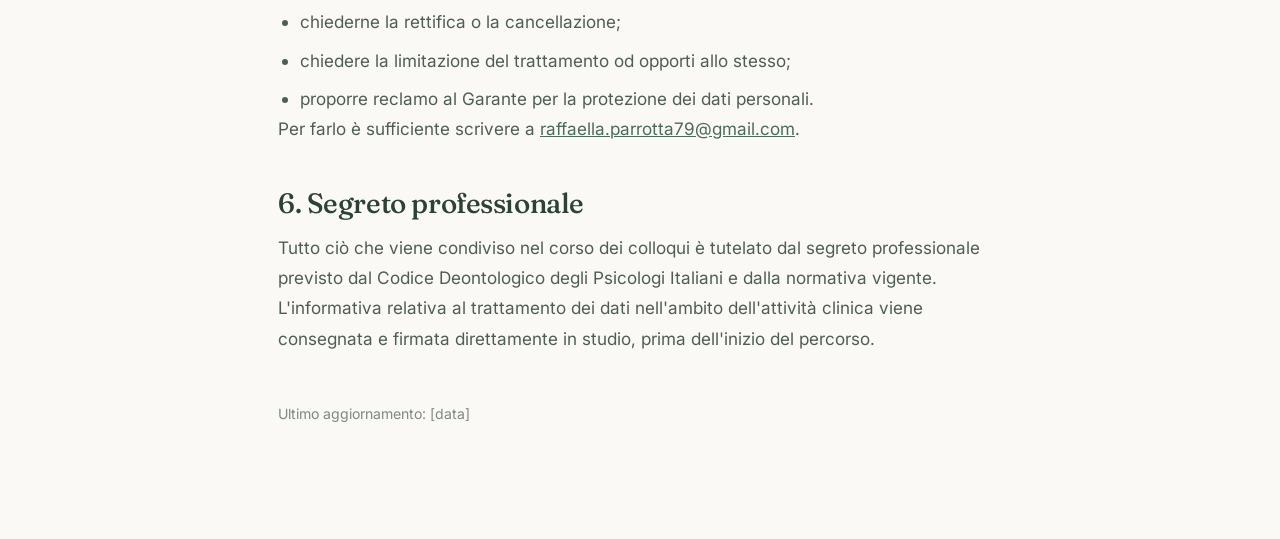
<file: privacy.html>
<!DOCTYPE html>
<html lang="it">
<head>
<meta charset="utf-8">
<meta name="viewport" content="width=device-width, initial-scale=1">
<title>Privacy e cookie — Dr.ssa Raffaella Parrotta</title>
<meta name="description" content="Informativa privacy e cookie del sito della Dr.ssa Raffaella Parrotta, psicologa e psicoterapeuta.">
<meta name="robots" content="noindex">
<link rel="icon" href="assets/favicon.svg" type="image/svg+xml">
<link rel="preconnect" href="https://fonts.googleapis.com">
<link rel="preconnect" href="https://fonts.gstatic.com" crossorigin>
<link href="https://fonts.googleapis.com/css2?family=Fraunces:ital,opsz,wght@0,9..144,400;0,9..144,500;0,9..144,600&family=Inter:wght@300;400;500;600&display=swap" rel="stylesheet">
<link rel="stylesheet" href="styles.css">
<style>
  .legal { padding-top: calc(var(--header-h) + 3rem); }
  .legal h1 { font-size: var(--step-3); margin-bottom: 1.5rem; }
  .legal h2 { font-size: var(--step-2); margin: 2.75rem 0 .85rem; }
  .legal p, .legal li { color: var(--ink-soft); font-size: var(--step-0); line-height: 1.75; }
  .legal p + p { margin-top: 1rem; }
  .legal ul { margin: 1rem 0 0; padding-left: 1.4rem; display: grid; gap: .5rem; }
  .legal a { color: var(--green-700); }
  .back { display: inline-flex; gap: .5rem; margin-bottom: 2rem; text-decoration: none; color: var(--green-700); font-size: var(--step--1); }
</style>
</head>
<body>

<section class="section legal">
  <div class="wrap narrow">
    <a class="back" href="index.html">← Torna al sito</a>

    <h1>Informativa privacy e cookie</h1>

    <div class="todo-box" style="margin-bottom:2.5rem">
      <p><strong>Bozza da validare.</strong> Questo testo è un modello di partenza, non un documento
      legale definitivo: prima della pubblicazione va completato nelle parti tra parentesi quadre e
      fatto verificare da chi si occupa degli adempimenti privacy dello studio. I dati sanitari
      sono categorie particolari di dati ai sensi dell'art. 9 GDPR e richiedono un'informativa
      specifica per l'attività clinica, distinta da questa che riguarda il solo sito web.</p>
    </div>

    <h2>1. Titolare del trattamento</h2>
    <p>
      Dr.ssa Raffaella Parrotta — Via Roma 35, 83042 Atripalda (AV) —
      <!-- aggiungere quando disponibile: P. IVA 01234567890 — -->
      email <a href="mailto:raffaella.parrotta79@gmail.com">raffaella.parrotta79@gmail.com</a>
      — tel. +39 338 890 0817.
    </p>

    <h2>2. Quali dati raccoglie questo sito</h2>
    <p>
      Questo sito è un sito vetrina statico: <strong>non contiene form di contatto, non registra
      account e non raccoglie dati sanitari</strong>. Non vengono utilizzati cookie di profilazione
      né strumenti di analisi statistica.
    </p>
    <p>
      Se decidi di contattare lo studio tramite i pulsanti presenti nella pagina (telefono,
      WhatsApp, email), la comunicazione avviene direttamente attraverso il tuo dispositivo e le
      relative applicazioni: i dati che trasmetti sono trattati secondo le condizioni del
      servizio che utilizzi (operatore telefonico, WhatsApp, provider di posta elettronica).
    </p>

    <h2>3. Cookie e servizi di terze parti</h2>
    <p>
      Il sito non installa cookie tecnici propri. Carica però i caratteri tipografici da
      <strong>Google Fonts</strong>: questo comporta una connessione ai server di Google, che può
      registrare l'indirizzo IP del visitatore. Se si preferisce evitarlo, i font possono essere
      ospitati localmente sul sito (vedi il file <code>README.md</code>).
    </p>
    <p>
      I collegamenti verso Google Maps, WhatsApp e il sito dell'Associazione EMDR Italia si aprono su siti esterni,
      soggetti alle rispettive informative privacy.
    </p>

    <h2>4. Dati raccolti dal servizio di hosting</h2>
    <p>
      Il fornitore di hosting [nome del provider] può registrare, per finalità tecniche e di
      sicurezza, log di accesso contenenti indirizzo IP, data e ora della richiesta e tipo di
      browser. Tali dati sono trattati sulla base del legittimo interesse alla sicurezza del
      servizio e conservati per [periodo].
    </p>

    <h2>5. I tuoi diritti</h2>
    <p>Puoi in qualsiasi momento esercitare i diritti previsti dagli artt. 15-22 del GDPR:</p>
    <ul>
      <li>accedere ai tuoi dati e chiederne copia;</li>
      <li>chiederne la rettifica o la cancellazione;</li>
      <li>chiedere la limitazione del trattamento od opporti allo stesso;</li>
      <li>proporre reclamo al Garante per la protezione dei dati personali.</li>
    </ul>
    <p>
      Per farlo è sufficiente scrivere a
      <a href="mailto:raffaella.parrotta79@gmail.com">raffaella.parrotta79@gmail.com</a>.
    </p>

    <h2>6. Segreto professionale</h2>
    <p>
      Tutto ciò che viene condiviso nel corso dei colloqui è tutelato dal segreto professionale
      previsto dal Codice Deontologico degli Psicologi Italiani e dalla normativa vigente.
      L'informativa relativa al trattamento dei dati nell'ambito dell'attività clinica viene
      consegnata e firmata direttamente in studio, prima dell'inizio del percorso.
    </p>

    <p style="margin-top:3rem;font-size:var(--step--1);color:var(--ink-mute)">
      Ultimo aggiornamento: [data]
    </p>
  </div>
</section>

</body>
</html>
</file>
<file: styles.css>
/* ═══════════════════════════════════════════════════
   Dr.ssa Raffaella Parrotta — Psicologa e Psicoterapeuta
   Palette: salvia & sabbia
   ═══════════════════════════════════════════════════ */

/* ---------- 1. Design tokens ---------- */
:root {
  /* colori */
  --green-900: #2C4238;
  --green-700: #4A6B5A;
  --green-500: #6D8C7B;
  --green-300: #8FA99B;
  --green-100: #DDE6DF;
  --green-50:  #EEF3EE;

  --sand-300: #E8DFD3;
  --sand-200: #F0E9DF;
  --sand-100: #F7F2EA;
  --shell:    #FBF9F5;
  --white:    #FFFFFF;

  --clay:     #D98E5F;
  --clay-dark:#B96F42;

  --ink:      #23302A;
  --ink-soft: #4E5D55;
  --ink-mute: #7C8A82;
  --line:     rgba(74, 107, 90, .16);

  /* tipografia */
  --font-display: "Fraunces", "Iowan Old Style", Georgia, "Times New Roman", serif;
  --font-body: "Inter", -apple-system, BlinkMacSystemFont, "Segoe UI", Roboto, sans-serif;

  --step--1: clamp(.82rem, .8rem + .1vw, .9rem);
  --step-0:  clamp(1rem, .97rem + .15vw, 1.075rem);
  --step-1:  clamp(1.12rem, 1.06rem + .3vw, 1.3rem);
  --step-2:  clamp(1.35rem, 1.2rem + .7vw, 1.75rem);
  --step-3:  clamp(1.7rem, 1.45rem + 1.2vw, 2.5rem);
  --step-4:  clamp(2.1rem, 1.6rem + 2.4vw, 3.75rem);

  /* spazi & forme */
  --wrap: 1180px;
  --gutter: clamp(1.25rem, 4vw, 3rem);
  --sec-y: clamp(4.5rem, 9vw, 8.5rem);
  --r-sm: 10px;
  --r-md: 18px;
  --r-lg: 28px;
  --r-xl: 40px;

  --shadow-sm: 0 1px 2px rgba(44, 66, 56, .05), 0 4px 14px rgba(44, 66, 56, .05);
  --shadow-md: 0 2px 6px rgba(44, 66, 56, .06), 0 18px 40px -12px rgba(44, 66, 56, .16);
  --shadow-lg: 0 30px 70px -25px rgba(44, 66, 56, .3);

  --ease: cubic-bezier(.22, .68, 0, 1);
  --header-h: 76px;
}

/* ---------- 2. Reset & base ---------- */
*, *::before, *::after { box-sizing: border-box; }
* { margin: 0; }

html {
  -webkit-text-size-adjust: 100%;
  scroll-behavior: smooth;
  scroll-padding-top: calc(var(--header-h) + 12px);
}

body {
  background: var(--shell);
  color: var(--ink);
  font-family: var(--font-body);
  font-size: var(--step-0);
  font-weight: 400;
  line-height: 1.68;
  -webkit-font-smoothing: antialiased;
  overflow-x: hidden;
}

img, svg { display: block; max-width: 100%; }
a { color: inherit; }
button { font: inherit; color: inherit; border: 0; background: none; cursor: pointer; }
table { border-collapse: collapse; width: 100%; }

h1, h2, h3, h4 {
  font-family: var(--font-display);
  font-weight: 500;
  line-height: 1.14;
  letter-spacing: -.015em;
  color: var(--green-900);
  font-variation-settings: "SOFT" 30, "WONK" 0;
  text-wrap: balance;
}
h1 { font-size: var(--step-4); }
h2 { font-size: var(--step-3); }
h3 { font-size: var(--step-2); }
h4 { font-size: var(--step-1); }
p  { text-wrap: pretty; }

em { font-style: italic; }

:focus-visible {
  outline: 3px solid var(--clay);
  outline-offset: 3px;
  border-radius: 4px;
}

.skip-link {
  position: absolute; left: 50%; top: -100px; z-index: 200;
  transform: translateX(-50%);
  background: var(--green-900); color: var(--white);
  padding: .8rem 1.4rem; border-radius: 0 0 var(--r-sm) var(--r-sm);
  text-decoration: none; font-size: var(--step--1);
  transition: top .2s var(--ease);
}
.skip-link:focus { top: 0; }

/* ---------- 3. Layout helpers ---------- */
.wrap {
  width: 100%; max-width: var(--wrap);
  margin-inline: auto;
  padding-inline: var(--gutter);
}
.wrap.narrow { max-width: 820px; }

.section { padding-block: var(--sec-y); position: relative; }
.section-tint { background: var(--sand-100); }
.section-warm {
  background:
    radial-gradient(90% 120% at 100% 0%, rgba(217, 142, 95, .09), transparent 60%),
    var(--green-50);
}
.section-dark {
  background:
    radial-gradient(70% 110% at 15% 0%, rgba(143, 169, 155, .28), transparent 65%),
    var(--green-900);
  color: rgba(255, 255, 255, .86);
}
.section-dark h2, .section-dark h3 { color: var(--white); }

.section-head { max-width: 720px; margin-bottom: clamp(2.5rem, 5vw, 4rem); }
.section-head.center { margin-inline: auto; text-align: center; }
.section-sub {
  margin-top: 1.1rem;
  font-size: var(--step-1);
  color: var(--ink-soft);
  line-height: 1.6;
}
.section-dark .section-sub { color: rgba(255, 255, 255, .78); }

.eyebrow {
  display: inline-flex; align-items: center; gap: .6rem;
  font-family: var(--font-body);
  font-size: var(--step--1); font-weight: 500;
  letter-spacing: .14em; text-transform: uppercase;
  color: var(--green-500);
  margin-bottom: 1rem;
}
.eyebrow::before {
  content: ""; width: 28px; height: 1px;
  background: currentColor; opacity: .6;
}
.section-dark .eyebrow, .on-dark .eyebrow { color: var(--green-300); }
.section-head.center .eyebrow::before { display: none; }

.sub-head { margin: clamp(3rem, 6vw, 4.5rem) 0 1.75rem; font-size: var(--step-2); }

/* ---------- 4. Buttons ---------- */
.btn {
  --btn-bg: var(--green-700);
  --btn-fg: var(--white);
  display: inline-flex; align-items: center; justify-content: center; gap: .55rem;
  padding: .95rem 1.65rem;
  border-radius: 100px;
  background: var(--btn-bg); color: var(--btn-fg);
  font-size: var(--step-0); font-weight: 500;
  text-decoration: none; white-space: nowrap;
  transition: transform .3s var(--ease), box-shadow .3s var(--ease),
              background-color .25s, color .25s, border-color .25s;
}
.btn-sm { padding: .68rem 1.2rem; font-size: var(--step--1); }
.btn-primary { box-shadow: 0 10px 24px -12px rgba(44, 66, 56, .7); }
.btn-primary:hover { background: var(--green-900); transform: translateY(-2px); box-shadow: 0 16px 30px -14px rgba(44, 66, 56, .8); }
.btn-ghost {
  background: transparent; color: var(--green-700);
  border: 1px solid var(--line);
}
.btn-ghost:hover { border-color: var(--green-500); background: rgba(255, 255, 255, .6); transform: translateY(-2px); }
.btn-ghost svg { transition: transform .3s var(--ease); }
.btn-ghost:hover svg { transform: translateX(4px); }

/* ---------- 5. Header ---------- */
.site-header {
  position: fixed; inset: 0 0 auto; z-index: 100;
  background: rgba(251, 249, 245, 0);
  transition: background-color .35s var(--ease), box-shadow .35s var(--ease),
              backdrop-filter .35s;
}
.site-header.is-stuck {
  background: rgba(251, 249, 245, .88);
  backdrop-filter: saturate(160%) blur(14px);
  box-shadow: 0 1px 0 var(--line), 0 10px 30px -22px rgba(44, 66, 56, .5);
}
.header-inner {
  display: flex; align-items: center; gap: clamp(1rem, 3vw, 2.5rem);
  min-height: var(--header-h);
}

.brand {
  display: inline-flex; align-items: center; gap: .7rem;
  text-decoration: none; flex-shrink: 0;
}
.brand-mark { width: 34px; height: 34px; color: var(--green-700); flex-shrink: 0; }
.brand-mark svg { width: 100%; height: 100%; }
.brand-text { display: flex; flex-direction: column; line-height: 1.2; }
.brand-text strong {
  font-family: var(--font-display); font-size: 1.02rem; font-weight: 500;
  color: var(--green-900); letter-spacing: -.01em;
}
.brand-text em {
  font-style: normal; font-size: .68rem; letter-spacing: .1em;
  text-transform: uppercase; color: var(--ink-mute); margin-top: 2px;
}

.nav { margin-left: auto; }
.nav ul {
  display: flex; align-items: center; gap: clamp(.5rem, 1.4vw, 1.35rem);
  list-style: none; padding: 0;
}
.nav a {
  position: relative;
  display: block; padding: .4rem .1rem;
  font-size: .88rem; font-weight: 450; white-space: nowrap;
  color: var(--ink-soft); text-decoration: none;
  transition: color .25s;
}
.nav a::after {
  content: ""; position: absolute; left: 0; right: 0; bottom: -2px;
  height: 2px; border-radius: 2px; background: var(--clay);
  transform: scaleX(0); transform-origin: left;
  transition: transform .35s var(--ease);
}
.nav a:hover { color: var(--green-900); }
.nav a:hover::after, .nav a[aria-current]::after { transform: scaleX(1); }
.nav a[aria-current] { color: var(--green-900); font-weight: 500; }

.header-cta { flex-shrink: 0; }
.nav-cta { display: none; }

.nav-toggle {
  display: none; width: 44px; height: 44px;
  flex-direction: column; justify-content: center; align-items: center; gap: 5px;
  margin-left: auto; border-radius: 50%;
}
.nav-toggle span {
  display: block; width: 22px; height: 2px; border-radius: 2px;
  background: var(--green-900);
  transition: transform .35s var(--ease), opacity .2s;
}
.nav-toggle[aria-expanded="true"] span:nth-child(1) { transform: translateY(7px) rotate(45deg); }
.nav-toggle[aria-expanded="true"] span:nth-child(2) { opacity: 0; }
.nav-toggle[aria-expanded="true"] span:nth-child(3) { transform: translateY(-7px) rotate(-45deg); }

.scroll-progress {
  position: absolute; left: 0; bottom: 0; height: 2px; width: 0%;
  background: linear-gradient(90deg, var(--green-500), var(--clay));
  transition: width .1s linear;
}

/* ---------- 6. Hero ---------- */
.hero {
  position: relative;
  padding-top: calc(var(--header-h) + clamp(1.75rem, 4.5vw, 4rem));
  padding-bottom: clamp(3.5rem, 7vw, 6rem);
  overflow: hidden;
}
.hero-bg { position: absolute; inset: 0; z-index: 0; pointer-events: none; }
.hero-bg .blob { position: absolute; }
.hero-bg .blob path { fill: currentColor; }
.blob-1 {
  width: 62vw; max-width: 900px; top: -22%; right: -14%;
  color: rgba(143, 169, 155, .3);
  animation: drift 26s var(--ease) infinite alternate;
}
.blob-2 {
  width: 46vw; max-width: 640px; bottom: -30%; left: -16%;
  color: rgba(232, 223, 211, .8);
  animation: drift 32s var(--ease) infinite alternate-reverse;
}
@keyframes drift {
  from { transform: translate3d(0, 0, 0) scale(1) rotate(0deg); }
  to   { transform: translate3d(2.5%, 3%, 0) scale(1.08) rotate(9deg); }
}
.grain {
  position: absolute; inset: 0; opacity: .35;
  background-image: radial-gradient(rgba(74, 107, 90, .1) 1px, transparent 1px);
  background-size: 22px 22px;
  mask-image: linear-gradient(to bottom, black, transparent 75%);
}

.hero-inner {
  position: relative; z-index: 1;
  display: grid; gap: clamp(2.5rem, 6vw, 5rem);
  grid-template-columns: minmax(0, 1.08fr) minmax(0, .92fr);
  align-items: center;
}
.hero h1 em {
  font-style: italic; color: var(--green-700);
  font-variation-settings: "SOFT" 60, "WONK" 1;
}
.hero .lead {
  margin-top: 1.4rem; max-width: 36em;
  font-size: var(--step-1); color: var(--ink-soft); line-height: 1.6;
}
.hero .lead strong { color: var(--green-900); font-weight: 500; }
.hero-actions { display: flex; flex-wrap: wrap; gap: .9rem; margin-top: 1.9rem; }

.hero-badges {
  display: flex; flex-wrap: wrap; gap: .5rem 1.6rem;
  list-style: none; padding: 0; margin-top: 1.9rem;
  font-size: var(--step--1); color: var(--ink-soft);
}
.hero-badges li { display: flex; align-items: center; gap: .5rem; }
.hero-badges span {
  display: grid; place-items: center;
  width: 18px; height: 18px; border-radius: 50%;
  background: var(--green-100); color: var(--green-700);
  font-size: .62rem; font-weight: 700;
}

.hero-figure { margin: 0; }
.portrait {
  position: relative; overflow: hidden;
  aspect-ratio: 4 / 5;
  border-radius: 46% 54% 42% 58% / 38% 36% 64% 62%;
  background: linear-gradient(160deg, var(--green-100), var(--sand-300));
  box-shadow: var(--shadow-lg);
  animation: morph 18s ease-in-out infinite alternate;
}
@keyframes morph {
  from { border-radius: 46% 54% 42% 58% / 38% 36% 64% 62%; }
  to   { border-radius: 56% 44% 58% 42% / 46% 52% 48% 54%; }
}
.portrait img { width: 100%; height: 100%; object-fit: cover; }
.portrait-placeholder { display: none; }
.portrait.is-placeholder .portrait-placeholder {
  display: grid; place-content: center; justify-items: center; gap: .5rem;
  height: 100%; padding: 2rem; text-align: center;
  color: var(--green-700);
}
.portrait-placeholder svg { width: 46px; height: 46px; opacity: .5; }
.portrait-placeholder p { font-family: var(--font-display); font-size: var(--step-1); }
.portrait-placeholder small { font-size: .72rem; opacity: .65; font-family: ui-monospace, monospace; }

.hero-figure figcaption {
  display: flex; align-items: flex-start; gap: .55rem;
  margin-top: 1.6rem; padding-inline: .4rem;
  font-size: var(--step--1); color: var(--ink-mute); line-height: 1.5;
}
.hero-figure .dot {
  width: 8px; height: 8px; margin-top: .45rem; border-radius: 50%;
  background: var(--clay); flex-shrink: 0;
  box-shadow: 0 0 0 4px rgba(217, 142, 95, .18);
}

.scroll-cue {
  position: absolute; left: 50%; bottom: 1.6rem; z-index: 1;
  translate: -50% 0;
  width: 26px; height: 42px; border: 1px solid var(--line);
  border-radius: 20px; display: grid; place-items: start center;
  padding-top: 8px;
}
.scroll-cue span {
  width: 4px; height: 8px; border-radius: 4px; background: var(--green-500);
  animation: cue 1.8s var(--ease) infinite;
}
@keyframes cue {
  0%, 100% { transform: translateY(0); opacity: 1; }
  60% { transform: translateY(14px); opacity: 0; }
}

/* ---------- 7. Chi sono ---------- */
.prose-grid {
  display: grid; gap: clamp(2rem, 5vw, 4rem);
  grid-template-columns: minmax(0, 1.25fr) minmax(0, .75fr);
  align-items: start;
}
.prose p + p { margin-top: 1.15rem; }
.prose { color: var(--ink-soft); font-size: var(--step-0); line-height: 1.75; }
.prose strong { color: var(--green-900); font-weight: 500; }
.prose .note {
  margin-top: 1.75rem; padding: 1.15rem 1.35rem;
  background: var(--sand-100); border-left: 3px solid var(--clay);
  border-radius: 0 var(--r-sm) var(--r-sm) 0;
  font-size: var(--step--1);
}

.values {
  padding: clamp(1.5rem, 3vw, 2.25rem);
  background: var(--white); border: 1px solid var(--line);
  border-radius: var(--r-lg); box-shadow: var(--shadow-sm);
}
.values h3 { font-size: var(--step-1); margin-bottom: 1.35rem; }
.values ul { list-style: none; padding: 0; display: grid; gap: 1.15rem; }
.values li { display: flex; gap: .9rem; font-size: var(--step--1); color: var(--ink-soft); line-height: 1.55; }
.values li strong { color: var(--green-900); font-weight: 500; }
.values svg { width: 22px; height: 22px; flex-shrink: 0; color: var(--green-500); margin-top: 2px; }

.stats {
  display: grid; gap: 1px; list-style: none; padding: 0;
  grid-template-columns: repeat(4, 1fr);
  margin-top: clamp(3rem, 6vw, 4.5rem);
  background: var(--line); border: 1px solid var(--line);
  border-radius: var(--r-md); overflow: hidden;
}
.stats li {
  background: var(--shell);
  padding: clamp(1.35rem, 3vw, 2rem);
  display: flex; flex-direction: column; gap: .35rem;
}
.stats strong {
  font-family: var(--font-display); font-size: var(--step-3);
  font-weight: 500; color: var(--green-700); line-height: 1;
}
.stats .unit { font-size: .5em; }
.stats span { font-size: var(--step--1); color: var(--ink-mute); line-height: 1.4; }

/* ---------- 8. Cards (aree) ---------- */
.cards {
  display: grid; gap: clamp(1rem, 2vw, 1.5rem);
  grid-template-columns: repeat(auto-fit, minmax(min(100%, 290px), 1fr));
}
.card {
  position: relative; overflow: hidden;
  padding: clamp(1.6rem, 3vw, 2.15rem);
  background: var(--white);
  border: 1px solid var(--line); border-radius: var(--r-lg);
  transition: transform .4s var(--ease), box-shadow .4s var(--ease), border-color .3s;
}
.card::after {
  content: ""; position: absolute; inset: auto -30% -60% auto;
  width: 180px; height: 180px; border-radius: 50%;
  background: radial-gradient(circle, rgba(143, 169, 155, .22), transparent 70%);
  opacity: 0; transition: opacity .45s var(--ease);
}
.card:hover { transform: translateY(-6px); box-shadow: var(--shadow-md); border-color: transparent; }
.card:hover::after { opacity: 1; }
.card-icon {
  display: grid; place-items: center;
  width: 48px; height: 48px; margin-bottom: 1.35rem;
  border-radius: 14px; background: var(--green-50); color: var(--green-700);
  transition: background-color .35s, color .35s, transform .45s var(--ease);
}
.card:hover .card-icon { background: var(--green-700); color: var(--white); transform: rotate(-6deg) scale(1.05); }
.card-icon svg { width: 25px; height: 25px; }
.card h3 { font-size: var(--step-1); margin-bottom: .6rem; }
.card p { font-size: var(--step--1); color: var(--ink-soft); line-height: 1.62; position: relative; }

/* ---------- 9. EMDR ---------- */
.emdr-intro {
  display: grid; gap: clamp(2rem, 5vw, 3.5rem);
  grid-template-columns: minmax(0, 1.1fr) minmax(0, .9fr);
  align-items: start;
}

.emdr-demo {
  margin: 0; padding: clamp(1.5rem, 3vw, 2rem);
  background: var(--green-900); border-radius: var(--r-lg);
  box-shadow: var(--shadow-md);
  text-align: center; color: rgba(255, 255, 255, .8);
}
.emdr-demo figcaption {
  font-size: var(--step--1); letter-spacing: .1em; text-transform: uppercase;
  color: var(--green-300); margin-bottom: 1.5rem;
}
/* selettore della modalità */
.demo-tabs {
  display: flex; flex-wrap: wrap; justify-content: center; gap: .25rem;
  margin-bottom: 1.35rem; padding: .3rem;
  border-radius: 100px; background: rgba(255, 255, 255, .07);
}
.demo-tabs button {
  padding: .5rem .85rem; border-radius: 100px;
  font-size: .76rem; line-height: 1; color: rgba(255, 255, 255, .62);
  transition: background-color .3s, color .3s;
}
.demo-tabs button:hover { color: var(--white); }
.demo-tabs button[aria-pressed="true"] {
  background: rgba(255, 255, 255, .16); color: var(--white); font-weight: 500;
}

.demo-stage {
  position: relative; height: 110px; display: grid; place-items: center;
  margin-bottom: 1.4rem;
}

/* --- modalità 1: movimenti oculari --- */
.demo-track, .demo-dot { display: none; }
.demo-stage[data-mode="occhi"] .demo-track,
.demo-stage[data-mode="occhi"] .demo-dot { display: block; }
.demo-track {
  position: absolute; left: 4%; right: 4%; height: 1px;
  background: linear-gradient(90deg, transparent, rgba(255,255,255,.22), transparent);
}
.demo-dot {
  position: absolute; left: 6%;
  width: 26px; height: 26px; border-radius: 50%;
  background: var(--clay);
  box-shadow: 0 0 0 10px rgba(217, 142, 95, .16), 0 0 34px rgba(217, 142, 95, .55);
}
.demo-stage.is-running .demo-dot {
  animation: bilateral 2.2s cubic-bezier(.45,0,.55,1) infinite alternate;
}
@keyframes bilateral {
  from { left: 6%; }
  to   { left: calc(94% - 26px); }
}

/* --- modalità 2 e 3: tocchi e suoni alternati --- */
.demo-pair { display: none; }
.demo-stage[data-mode="tocchi"] .demo-pair,
.demo-stage[data-mode="suoni"] .demo-pair {
  display: flex; width: 100%;
  align-items: center; justify-content: space-around;
}
.demo-stage[data-mode="tocchi"] .ico-sound,
.demo-stage[data-mode="suoni"] .ico-hand { display: none; }

.demo-side {
  position: relative;
  display: grid; place-items: center;
  width: 58px; height: 58px; border-radius: 50%;
  background: rgba(255, 255, 255, .07); color: rgba(255, 255, 255, .5);
}
.demo-side svg { width: 28px; height: 28px; }
.demo-side::after {
  content: ""; position: absolute; inset: -7px;
  border-radius: 50%; border: 1px solid rgba(217, 142, 95, .55);
  opacity: 0;
}
.demo-stage.is-running .demo-side { animation: tapPulse 2.2s ease-in-out infinite; }
.demo-stage.is-running .demo-side::after { animation: tapRing 2.2s ease-out infinite; }
.demo-stage.is-running .demo-side-r,
.demo-stage.is-running .demo-side-r::after { animation-delay: 1.1s; }

@keyframes tapPulse {
  0%   { transform: scale(1);    background: rgba(255, 255, 255, .07); color: rgba(255, 255, 255, .5); }
  8%   { transform: scale(1.14); background: var(--clay);              color: var(--white); }
  38%  { transform: scale(1);    background: rgba(255, 255, 255, .07); color: rgba(255, 255, 255, .5); }
  100% { transform: scale(1);    background: rgba(255, 255, 255, .07); color: rgba(255, 255, 255, .5); }
}
@keyframes tapRing {
  0%   { opacity: .85; transform: scale(.75); }
  40%  { opacity: 0;   transform: scale(1.55); }
  100% { opacity: 0;   transform: scale(1.55); }
}
.emdr-demo .btn-ghost {
  color: var(--white); border-color: rgba(255, 255, 255, .28);
  background: rgba(255, 255, 255, .06);
}
.emdr-demo .btn-ghost:hover { background: rgba(255, 255, 255, .14); border-color: rgba(255,255,255,.5); }
.demo-caption {
  margin-top: 1.4rem; font-size: .8rem; line-height: 1.55;
  color: rgba(255, 255, 255, .6);
}

.steps {
  display: grid; gap: clamp(1rem, 2vw, 1.5rem); padding: 0; list-style: none;
  grid-template-columns: repeat(auto-fit, minmax(min(100%, 240px), 1fr));
  counter-reset: step;
}
.steps li {
  position: relative; padding: clamp(1.5rem, 3vw, 2rem) clamp(1.4rem, 2.5vw, 1.75rem);
  background: var(--sand-100); border-radius: var(--r-md);
  transition: background-color .35s, transform .4s var(--ease);
}
.steps li:hover { background: var(--green-50); transform: translateY(-4px); }
.step-n {
  display: grid; place-items: center;
  width: 34px; height: 34px; margin-bottom: 1rem;
  border-radius: 50%; background: var(--green-700); color: var(--white);
  font-family: var(--font-display); font-size: .95rem;
}
.steps h4 { margin-bottom: .5rem; }
.steps p { font-size: var(--step--1); color: var(--ink-soft); line-height: 1.6; }

.callout {
  display: flex; flex-wrap: wrap; align-items: center; gap: 2rem;
  justify-content: space-between;
  margin-top: clamp(3rem, 6vw, 4.5rem);
  padding: clamp(1.75rem, 4vw, 2.75rem);
  background: linear-gradient(120deg, var(--green-50), var(--sand-200));
  border-radius: var(--r-lg);
}
.callout > div { flex: 1 1 420px; }
.callout h3 { font-size: var(--step-2); margin-bottom: .7rem; }
.callout p { font-size: var(--step--1); color: var(--ink-soft); line-height: 1.65; max-width: 60ch; }

/* ---------- 10. Bambini ---------- */
.kids-grid {
  display: grid; gap: clamp(1rem, 2vw, 1.5rem);
  grid-template-columns: repeat(auto-fit, minmax(min(100%, 250px), 1fr));
}
.kid-card {
  padding: clamp(1.5rem, 3vw, 2rem);
  background: rgba(255, 255, 255, .72);
  backdrop-filter: blur(6px);
  border: 1px solid rgba(255, 255, 255, .8);
  border-radius: var(--r-lg);
  transition: transform .4s var(--ease), box-shadow .4s var(--ease), background-color .3s;
}
.kid-card:hover { transform: translateY(-6px) rotate(-.5deg); background: var(--white); box-shadow: var(--shadow-md); }
.kid-icon {
  display: grid; place-items: center;
  width: 54px; height: 54px; margin-bottom: 1.25rem;
  border-radius: 50%; background: var(--white); color: var(--clay);
  box-shadow: 0 0 0 6px rgba(217, 142, 95, .1);
}
.kid-icon svg { width: 28px; height: 28px; }
.kid-card h3 { font-size: var(--step-1); margin-bottom: .55rem; }
.kid-card p { font-size: var(--step--1); color: var(--ink-soft); line-height: 1.62; }

.parents-box {
  margin-top: clamp(2rem, 4vw, 3rem);
  padding: clamp(1.75rem, 4vw, 3rem);
  background: var(--white); border-radius: var(--r-lg);
  box-shadow: var(--shadow-sm); border: 1px solid var(--line);
}
.parents-box > h3 { font-size: var(--step-2); margin-bottom: 1.75rem; }
.parents-cols {
  display: grid; gap: clamp(1.5rem, 3vw, 2.5rem);
  grid-template-columns: repeat(auto-fit, minmax(min(100%, 250px), 1fr));
}
.parents-cols h4 {
  font-family: var(--font-body); font-size: var(--step--1); font-weight: 600;
  letter-spacing: .04em; text-transform: uppercase; color: var(--green-500);
  margin-bottom: .7rem;
}
.parents-cols p { font-size: var(--step--1); color: var(--ink-soft); line-height: 1.68; }
.parents-cols strong { color: var(--green-900); font-weight: 500; }

/* ---------- 11. Timeline orizzontale (percorso) ---------- */
.timeline-h {
  display: grid; gap: clamp(1rem, 1.6vw, 1.25rem); padding: 0; list-style: none;
  grid-template-columns: repeat(auto-fit, minmax(min(100%, 195px), 1fr));
  counter-reset: tl;
}
.timeline-h li {
  position: relative; padding-top: 2.5rem;
}
.timeline-h li::before {
  content: ""; position: absolute; top: 9px; left: 0; right: 0;
  height: 1px; background: var(--line);
}
.timeline-h li::after {
  content: ""; position: absolute; top: 4px; left: 0;
  width: 11px; height: 11px; border-radius: 50%;
  background: var(--shell); border: 2px solid var(--green-500);
  transition: background-color .3s, transform .3s var(--ease);
}
.timeline-h li:hover::after { background: var(--clay); border-color: var(--clay); transform: scale(1.25); }
.tl-num {
  position: absolute; top: 1.5rem; left: 0;
  font-family: var(--font-display); font-size: .78rem; letter-spacing: .1em;
  color: var(--green-300);
}
.timeline-h h3 { font-size: var(--step-1); margin: 1rem 0 .5rem; }
.timeline-h p { font-size: var(--step--1); color: var(--ink-soft); line-height: 1.6; }

/* ---------- 12. Formazione ---------- */
.cv-grid {
  display: grid; gap: clamp(2.5rem, 5vw, 4rem);
  grid-template-columns: minmax(0, 1.15fr) minmax(0, .85fr);
  align-items: start;
}
.cv-title {
  font-family: var(--font-body); font-size: var(--step--1); font-weight: 600;
  letter-spacing: .12em; text-transform: uppercase; color: var(--green-500);
  margin-bottom: 1.5rem;
}
.cv-col .cv-title:not(:first-child) { margin-top: 2.75rem; }

.timeline-v { list-style: none; padding: 0 0 0 2rem; margin: 0; position: relative; }
.timeline-v::before {
  content: ""; position: absolute; left: 5px; top: 6px; bottom: 6px;
  width: 1px; background: linear-gradient(to bottom, var(--green-300), var(--sand-300));
}
.timeline-v li { position: relative; padding-bottom: 2rem; }
.timeline-v li:last-child { padding-bottom: 0; }
.timeline-v li::before {
  content: ""; position: absolute; left: -2rem; top: 7px;
  width: 11px; height: 11px; border-radius: 50%;
  background: var(--sand-100); border: 2px solid var(--green-500);
}
.timeline-v h4 { font-size: var(--step-1); margin-bottom: .3rem; }
.cv-meta {
  font-size: .82rem; font-weight: 500; color: var(--clay-dark);
  margin-bottom: .45rem;
}
.timeline-v p:last-child { font-size: var(--step--1); color: var(--ink-soft); line-height: 1.6; }

.chips { list-style: none; padding: 0; display: flex; flex-wrap: wrap; gap: .55rem; }
.chips li {
  padding: .5rem 1rem; border-radius: 100px;
  background: var(--white); border: 1px solid var(--line);
  font-size: .82rem; color: var(--ink-soft);
  transition: border-color .25s, color .25s, transform .25s var(--ease);
}
.chips li:hover { border-color: var(--green-300); color: var(--green-900); transform: translateY(-2px); }

.todo-box {
  padding: 1.15rem 1.35rem; border-radius: var(--r-md);
  background: rgba(217, 142, 95, .1);
  border: 1px dashed rgba(185, 111, 66, .45);
  font-size: var(--step--1); color: var(--ink-soft); line-height: 1.6;
}
.todo-box strong { color: var(--clay-dark); }

/* ---------- 13. FAQ ---------- */
.faq { display: grid; gap: .75rem; }
.faq details {
  background: var(--white); border: 1px solid var(--line);
  border-radius: var(--r-md); overflow: hidden;
  transition: border-color .3s, box-shadow .3s;
}
.faq details[open] { border-color: var(--green-300); box-shadow: var(--shadow-sm); }
.faq summary {
  display: flex; align-items: center; gap: 1rem;
  padding: 1.15rem 1.4rem; cursor: pointer;
  font-family: var(--font-display); font-size: var(--step-1);
  color: var(--green-900); list-style: none;
  transition: color .25s;
}
.faq summary::-webkit-details-marker { display: none; }
.faq summary::after {
  content: ""; flex-shrink: 0; margin-left: auto;
  width: 12px; height: 12px;
  border-right: 2px solid var(--green-500); border-bottom: 2px solid var(--green-500);
  transform: rotate(45deg) translateY(-3px);
  transition: transform .35s var(--ease);
}
.faq details[open] summary::after { transform: rotate(-135deg) translateY(-3px); }
.faq summary:hover { color: var(--clay-dark); }
.faq details > div {
  padding: 0 1.4rem 1.35rem;
  font-size: var(--step--1); color: var(--ink-soft); line-height: 1.72;
}
.faq details[open] > div { animation: fadeDown .45s var(--ease) both; }
@keyframes fadeDown {
  from { opacity: 0; transform: translateY(-6px); }
  to   { opacity: 1; transform: none; }
}

/* ---------- 14. Contatti ---------- */
.contact-grid {
  display: grid; gap: clamp(1.5rem, 4vw, 3rem);
  grid-template-columns: minmax(0, 1fr) minmax(0, 1fr);
  align-items: start;
}
.contact-actions { display: grid; gap: .85rem; }
.contact-tile {
  display: flex; align-items: center; gap: 1.1rem;
  padding: 1.2rem 1.4rem; border-radius: var(--r-md);
  background: rgba(255, 255, 255, .07);
  border: 1px solid rgba(255, 255, 255, .14);
  text-decoration: none; color: inherit;
  transition: background-color .3s, transform .35s var(--ease), border-color .3s;
}
.contact-tile:hover { background: rgba(255, 255, 255, .14); border-color: rgba(255,255,255,.32); transform: translateX(5px); }
.contact-tile.primary {
  background: var(--clay); border-color: transparent; color: var(--white);
  box-shadow: 0 14px 34px -18px rgba(217, 142, 95, .9);
}
.contact-tile.primary:hover { background: var(--clay-dark); }
.ct-icon {
  display: grid; place-items: center; flex-shrink: 0;
  width: 44px; height: 44px; border-radius: 50%;
  background: rgba(255, 255, 255, .12);
}
.contact-tile.primary .ct-icon { background: rgba(255, 255, 255, .2); }
.ct-icon svg { width: 24px; height: 24px; }
.ct-body { display: flex; flex-direction: column; gap: .15rem; min-width: 0; }
.ct-body strong {
  font-family: var(--font-display); font-size: var(--step-1);
  font-weight: 500; color: var(--white);
}
.ct-body small { font-size: .82rem; color: rgba(255, 255, 255, .68); overflow-wrap: anywhere; }

.contact-info { display: grid; gap: 2rem; }
.info-block h3 { font-size: var(--step-1); margin-bottom: 1rem; }
.hours { font-size: var(--step--1); }
.hours th, .hours td {
  text-align: left; padding: .6rem 0;
  border-bottom: 1px solid rgba(255, 255, 255, .1);
  font-weight: 400; color: rgba(255, 255, 255, .82);
}
.hours th { color: rgba(255, 255, 255, .62); width: 45%; }
.hours td { text-align: right; font-variant-numeric: tabular-nums; }
.hours tr.closed td, .hours tr.closed th { color: rgba(255, 255, 255, .42); }
.hours tr:last-child th, .hours tr:last-child td { border-bottom: 0; }
.hours-note { margin-top: .9rem; font-size: .82rem; color: rgba(255, 255, 255, .6); }
.hours-note strong { color: var(--green-300); font-weight: 500; }
.info-block p { font-size: var(--step--1); color: rgba(255, 255, 255, .78); line-height: 1.68; }
.info-block strong { color: var(--white); font-weight: 500; }

.emergency {
  margin-top: clamp(2.5rem, 5vw, 3.5rem);
  padding: 1.4rem 1.6rem; border-radius: var(--r-md);
  background: rgba(0, 0, 0, .16);
  border-left: 3px solid var(--clay);
}
.emergency h3 { font-size: var(--step-1); margin-bottom: .5rem; }
.emergency p { font-size: var(--step--1); color: rgba(255, 255, 255, .78); line-height: 1.65; }
.emergency a { color: var(--white); text-decoration: underline; text-underline-offset: 3px; }

/* ---------- 15. Footer ---------- */
.site-footer {
  padding-block: clamp(3rem, 6vw, 4.5rem) 2.5rem;
  background: var(--sand-100);
  border-top: 1px solid var(--line);
  font-size: var(--step--1); color: var(--ink-mute);
}
.footer-inner {
  display: grid; gap: 2.5rem;
  grid-template-columns: minmax(0, 1.1fr) minmax(0, .8fr) minmax(0, 1.1fr);
}
.footer-brand strong {
  display: block; font-family: var(--font-display); font-size: var(--step-1);
  font-weight: 500; color: var(--green-900); margin-bottom: .6rem;
}
.footer-brand p { line-height: 1.65; }
.footer-nav { display: flex; flex-direction: column; gap: .55rem; }
.footer-nav a { text-decoration: none; transition: color .25s; }
.footer-nav a:hover { color: var(--green-700); }
.footer-legal p + p { margin-top: .6rem; }
.footer-legal a { color: var(--green-700); text-decoration: underline; text-underline-offset: 3px; }
.footer-legal .disclaimer { font-size: .78rem; opacity: .85; line-height: 1.55; }
.footer-legal .copy { margin-top: 1rem; font-size: .78rem; }

/* ---------- 16. Torna su ---------- */
.to-top {
  position: fixed; right: clamp(1rem, 3vw, 2rem); bottom: clamp(1rem, 3vw, 2rem);
  z-index: 90;
  display: grid; place-items: center;
  width: 48px; height: 48px; border-radius: 50%;
  background: var(--green-700); color: var(--white);
  box-shadow: var(--shadow-md);
  opacity: 0; pointer-events: none; transform: translateY(12px) scale(.9);
  transition: opacity .35s var(--ease), transform .35s var(--ease), background-color .25s;
}
.to-top.is-visible { opacity: 1; pointer-events: auto; transform: none; }
.to-top:hover { background: var(--green-900); }
.to-top svg { width: 22px; height: 22px; }

/* ---------- 17. Reveal on scroll ---------- */
html.js .reveal {
  opacity: 0; transform: translateY(24px);
  transition: opacity .8s var(--ease) var(--d, 0s), transform .8s var(--ease) var(--d, 0s);
}
html.js .reveal.is-in { opacity: 1; transform: none; }

/* ═══════════════════════════════════════════════════
   VERSIONE MULTIPAGINA
   Regole usate solo dalla home (index.html) e dalle
   singole pagine. La versione one-page (onepage.html)
   non le utilizza.
   ═══════════════════════════════════════════════════ */

/* ---------- Prima sezione di una pagina interna ---------- */
.page-first { padding-top: calc(var(--header-h) + clamp(2.25rem, 5vw, 4.5rem)); }

/* Header sopra una prima sezione scura (pagina Contatti): testo chiaro
   finché non compare lo sfondo dell'header allo scroll. */
.site-header.on-dark:not(.is-stuck) .brand-mark,
.site-header.on-dark:not(.is-stuck) .brand-text strong { color: var(--white); }
.site-header.on-dark:not(.is-stuck) .brand-text em { color: rgba(255, 255, 255, .6); }
.site-header.on-dark:not(.is-stuck) .nav a { color: rgba(255, 255, 255, .78); }
.site-header.on-dark:not(.is-stuck) .nav a:hover,
.site-header.on-dark:not(.is-stuck) .nav a[aria-current] { color: var(--white); }
.site-header.on-dark:not(.is-stuck) .nav-toggle span { background: var(--white); }
@media (max-width: 960px) {
  /* il pannello del menu mobile ha sfondo chiaro: le voci tornano scure */
  .site-header.on-dark:not(.is-stuck) .nav a { color: var(--ink-soft); }
  .site-header.on-dark:not(.is-stuck) .nav a:hover,
  .site-header.on-dark:not(.is-stuck) .nav a[aria-current] { color: var(--green-900); }
}

/* ---------- Griglia "Da dove vuoi cominciare?" (home) ---------- */
.hub {
  display: grid; gap: clamp(1rem, 2vw, 1.4rem);
  grid-template-columns: repeat(auto-fit, minmax(min(100%, 265px), 1fr));
}
.hub-card {
  position: relative; overflow: hidden;
  display: flex; flex-direction: column;
  padding: clamp(1.5rem, 3vw, 2.1rem);
  background: var(--white); border: 1px solid var(--line);
  border-radius: var(--r-lg); text-decoration: none; color: inherit;
  transition: transform .4s var(--ease), box-shadow .4s var(--ease),
              border-color .3s, background-color .3s;
}
.hub-card::after {
  content: ""; position: absolute; inset: auto -35% -70% auto;
  width: 200px; height: 200px; border-radius: 50%;
  background: radial-gradient(circle, rgba(143, 169, 155, .22), transparent 70%);
  opacity: 0; transition: opacity .45s var(--ease);
}
.hub-card:hover { transform: translateY(-6px); box-shadow: var(--shadow-md); border-color: transparent; }
.hub-card:hover::after { opacity: 1; }

.hub-icon {
  display: grid; place-items: center;
  width: 48px; height: 48px; margin-bottom: 1.2rem;
  border-radius: 14px; background: var(--green-50); color: var(--green-700);
  transition: background-color .35s, color .35s, transform .45s var(--ease);
}
.hub-icon svg { width: 25px; height: 25px; }
.hub-card:hover .hub-icon { background: var(--green-700); color: var(--white); transform: rotate(-6deg) scale(1.05); }

.hub-card h3 { position: relative; font-size: var(--step-1); margin-bottom: .5rem; }
.hub-card p {
  position: relative; flex: 1;
  font-size: var(--step--1); color: var(--ink-soft); line-height: 1.6;
  margin-bottom: 1.2rem;
}
.hub-go {
  position: relative;
  display: inline-flex; align-items: center; gap: .45rem;
  font-size: var(--step--1); font-weight: 500; color: var(--green-700);
}
.hub-go svg { width: 17px; height: 17px; transition: transform .3s var(--ease); }
.hub-card:hover .hub-go svg { transform: translateX(4px); }

.hub-card.dark {
  background: var(--green-900); border-color: transparent;
  box-shadow: 0 18px 40px -22px rgba(44, 66, 56, .8);
}
.hub-card.dark h3 { color: var(--white); }
.hub-card.dark p { color: rgba(255, 255, 255, .74); }
.hub-card.dark .hub-go { color: var(--green-300); }
.hub-card.dark .hub-icon { background: rgba(255, 255, 255, .12); color: var(--white); }
.hub-card.dark:hover .hub-icon { background: var(--clay); }

/* ---------- Richiamo finale delle pagine interne ---------- */
.page-cta { padding-bottom: clamp(3.5rem, 7vw, 6rem); }
.page-cta-inner {
  display: flex; flex-wrap: wrap; align-items: center; justify-content: space-between;
  gap: 1.5rem;
  padding: clamp(1.5rem, 3.5vw, 2.35rem);
  background: linear-gradient(120deg, var(--green-50), var(--sand-200));
  border-radius: var(--r-lg);
}
.page-cta-inner p {
  flex: 1 1 340px; margin: 0;
  font-family: var(--font-display); font-size: var(--step-2);
  color: var(--green-900); line-height: 1.25;
}

/* ---------- 18. Responsive ---------- */
@media (max-width: 1080px) {
  .nav a { font-size: .82rem; }
  .brand-text em { display: none; }
}

@media (max-width: 960px) {
  :root { --header-h: 68px; }

  .nav {
    position: fixed; inset: var(--header-h) 0 auto;
    margin: 0; padding: 1rem var(--gutter) 1.75rem;
    background: rgba(251, 249, 245, .97);
    backdrop-filter: blur(14px);
    box-shadow: 0 20px 40px -24px rgba(44, 66, 56, .5);
    border-bottom: 1px solid var(--line);
    opacity: 0; visibility: hidden; transform: translateY(-12px);
    transition: opacity .3s var(--ease), transform .3s var(--ease), visibility .3s;
  }
  .nav.is-open { opacity: 1; visibility: visible; transform: none; }
  .nav ul { flex-direction: column; align-items: stretch; gap: 0; }
  .nav li + li { border-top: 1px solid var(--line); }
  .nav a { padding: .95rem .25rem; font-size: 1rem; }
  .nav a::after { display: none; }

  .nav-toggle { display: flex; }
  .header-cta { display: none; }

  .nav .nav-cta { display: block; margin-top: 1.25rem; border-top: 0; }
  .nav .nav-cta .btn { width: 100%; }

  .hero-inner,
  .prose-grid,
  .emdr-intro,
  .cv-grid,
  .contact-grid { grid-template-columns: 1fr; }

  .hero-inner { gap: 3rem; }
  .hero-figure { max-width: 440px; margin-inline: auto; }
  .scroll-cue { display: none; }

  .stats { grid-template-columns: repeat(2, 1fr); }

  .footer-inner { grid-template-columns: 1fr 1fr; }
  .footer-legal { grid-column: 1 / -1; }

  .timeline-h li::before { display: none; }
  .timeline-h li {
    padding-top: 0; padding-left: 2.25rem;
    border-left: 1px solid var(--line);
    padding-bottom: 1.75rem;
  }
  .timeline-h li::after { top: 6px; left: -6px; }
  .tl-num { top: 0; left: 2.25rem; position: static; display: block; margin-bottom: .35rem; }
  .timeline-h h3 { margin-top: 0; }
}

@media (max-width: 560px) {
  .eyebrow::before { display: none; }
  .stats { grid-template-columns: 1fr; }
  .footer-inner { grid-template-columns: 1fr; }
  .hero-actions .btn { width: 100%; }
  .callout { text-align: left; }
  .callout .btn { width: 100%; }
}

/* ---------- 19. Preferenze utente ---------- */
@media (prefers-reduced-motion: reduce) {
  html { scroll-behavior: auto; }
  *, *::before, *::after {
    animation-duration: .001ms !important;
    animation-iteration-count: 1 !important;
    transition-duration: .001ms !important;
  }
  .reveal { opacity: 1 !important; transform: none !important; }
  .demo-stage.is-running .demo-dot { animation: none; left: 50%; }
  .demo-stage.is-running .demo-side,
  .demo-stage.is-running .demo-side::after { animation: none; }
}

@media print {
  .site-header, .to-top, .scroll-cue, .hero-bg, .emdr-demo, .nav-toggle { display: none !important; }
  body { background: #fff; color: #000; }
  .section { padding-block: 1.5rem; }
  .reveal { opacity: 1 !important; transform: none !important; }
}

/* ---------- 20. Link in linea nei testi ---------- */
.section-sub a,
.prose a,
.parents-cols a,
.faq details a,
.info-block p a {
  color: var(--green-700);
  text-decoration: underline;
  text-decoration-thickness: 1px;
  text-underline-offset: 3px;
  transition: color .25s;
}
.section-sub a:hover,
.prose a:hover,
.parents-cols a:hover,
.faq details a:hover,
.info-block p a:hover { color: var(--clay-dark); }

.section-dark .section-sub a,
.section-dark .info-block p a { color: var(--green-300); }
.section-dark .section-sub a:hover,
.section-dark .info-block p a:hover { color: var(--white); }
</file>
